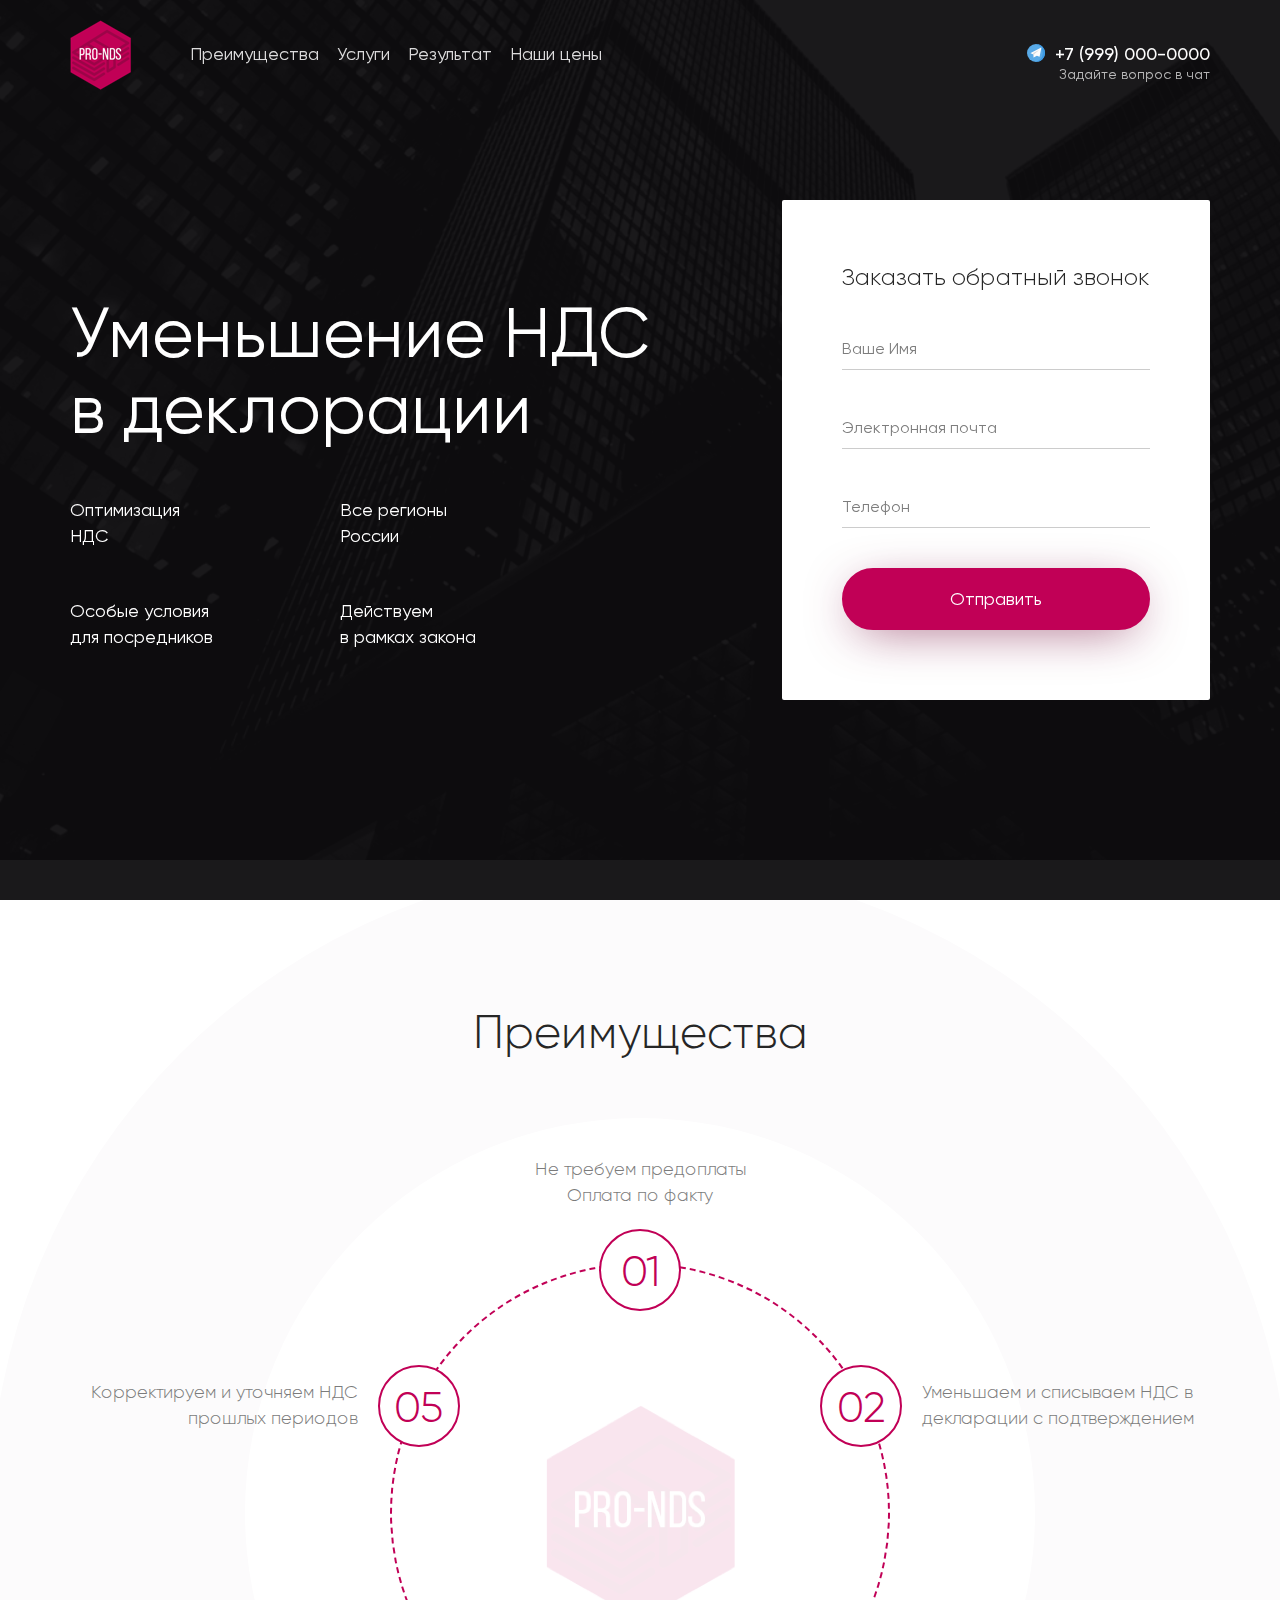
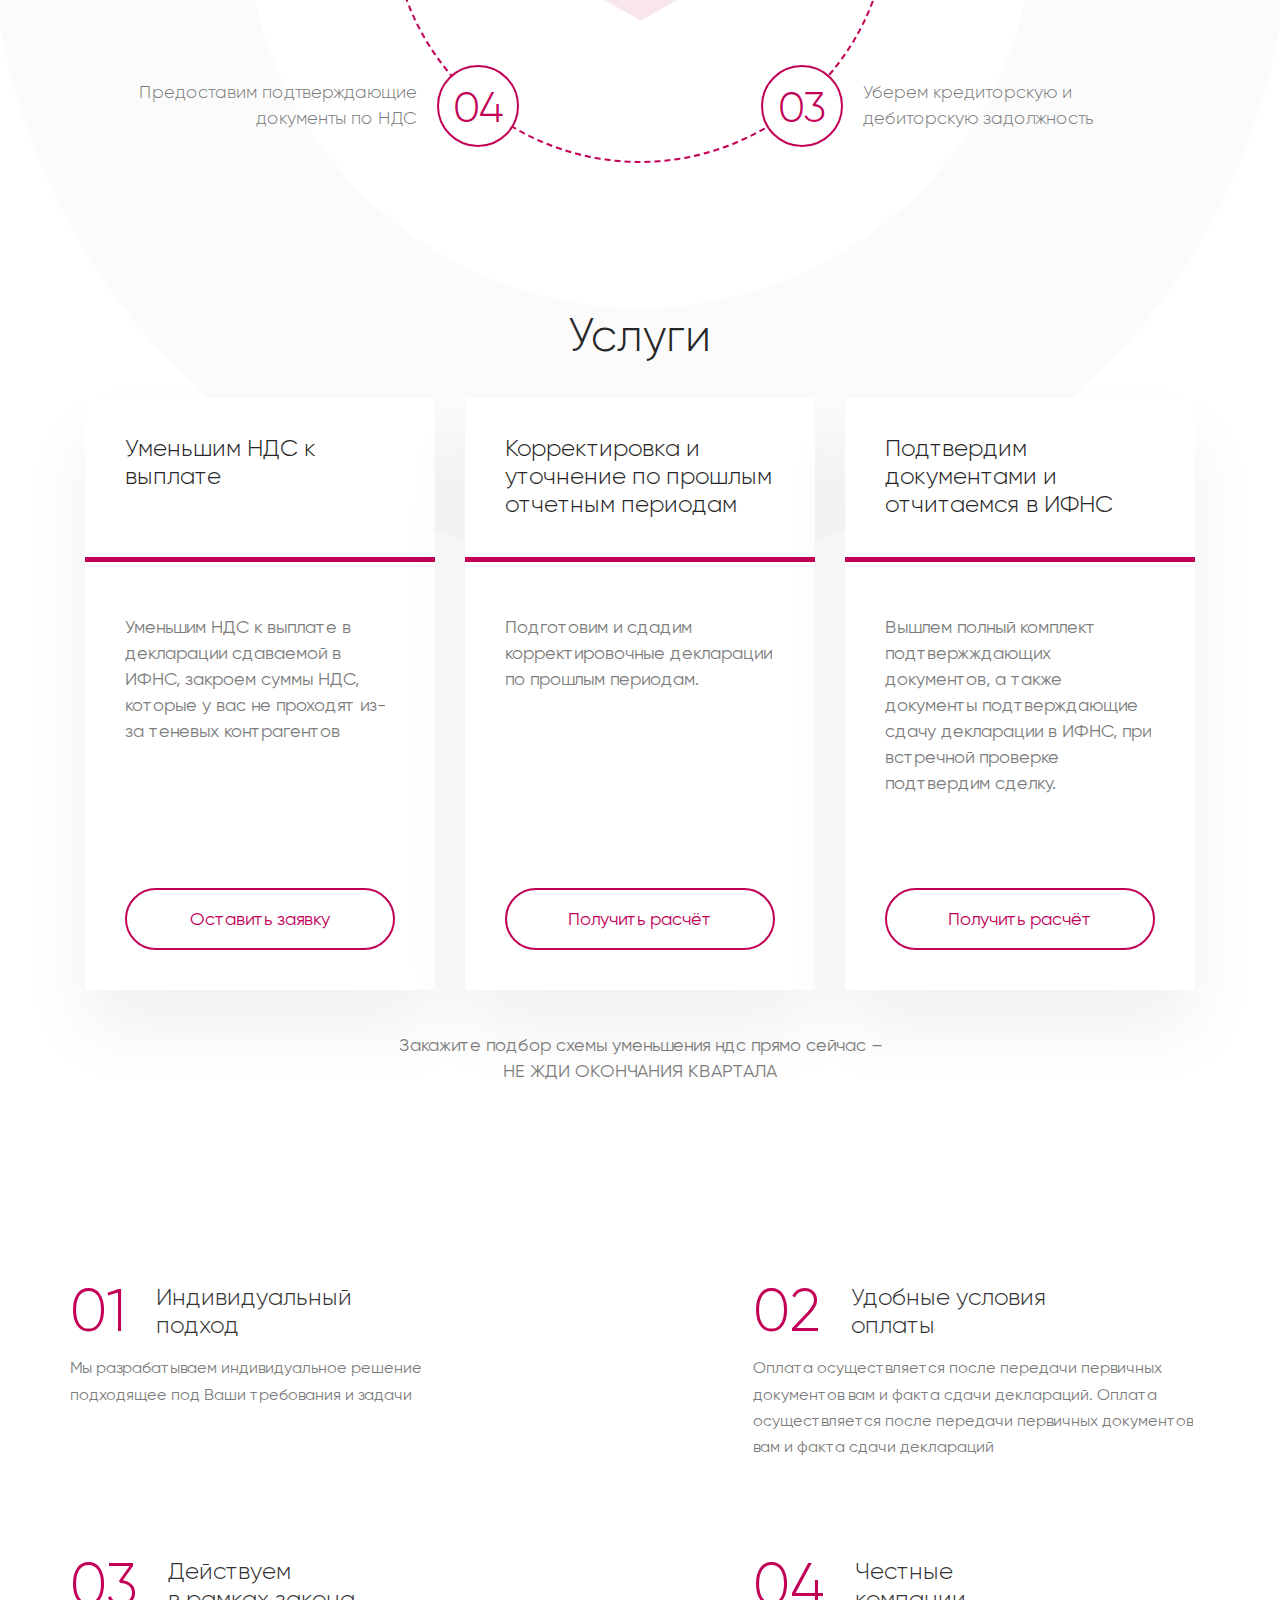
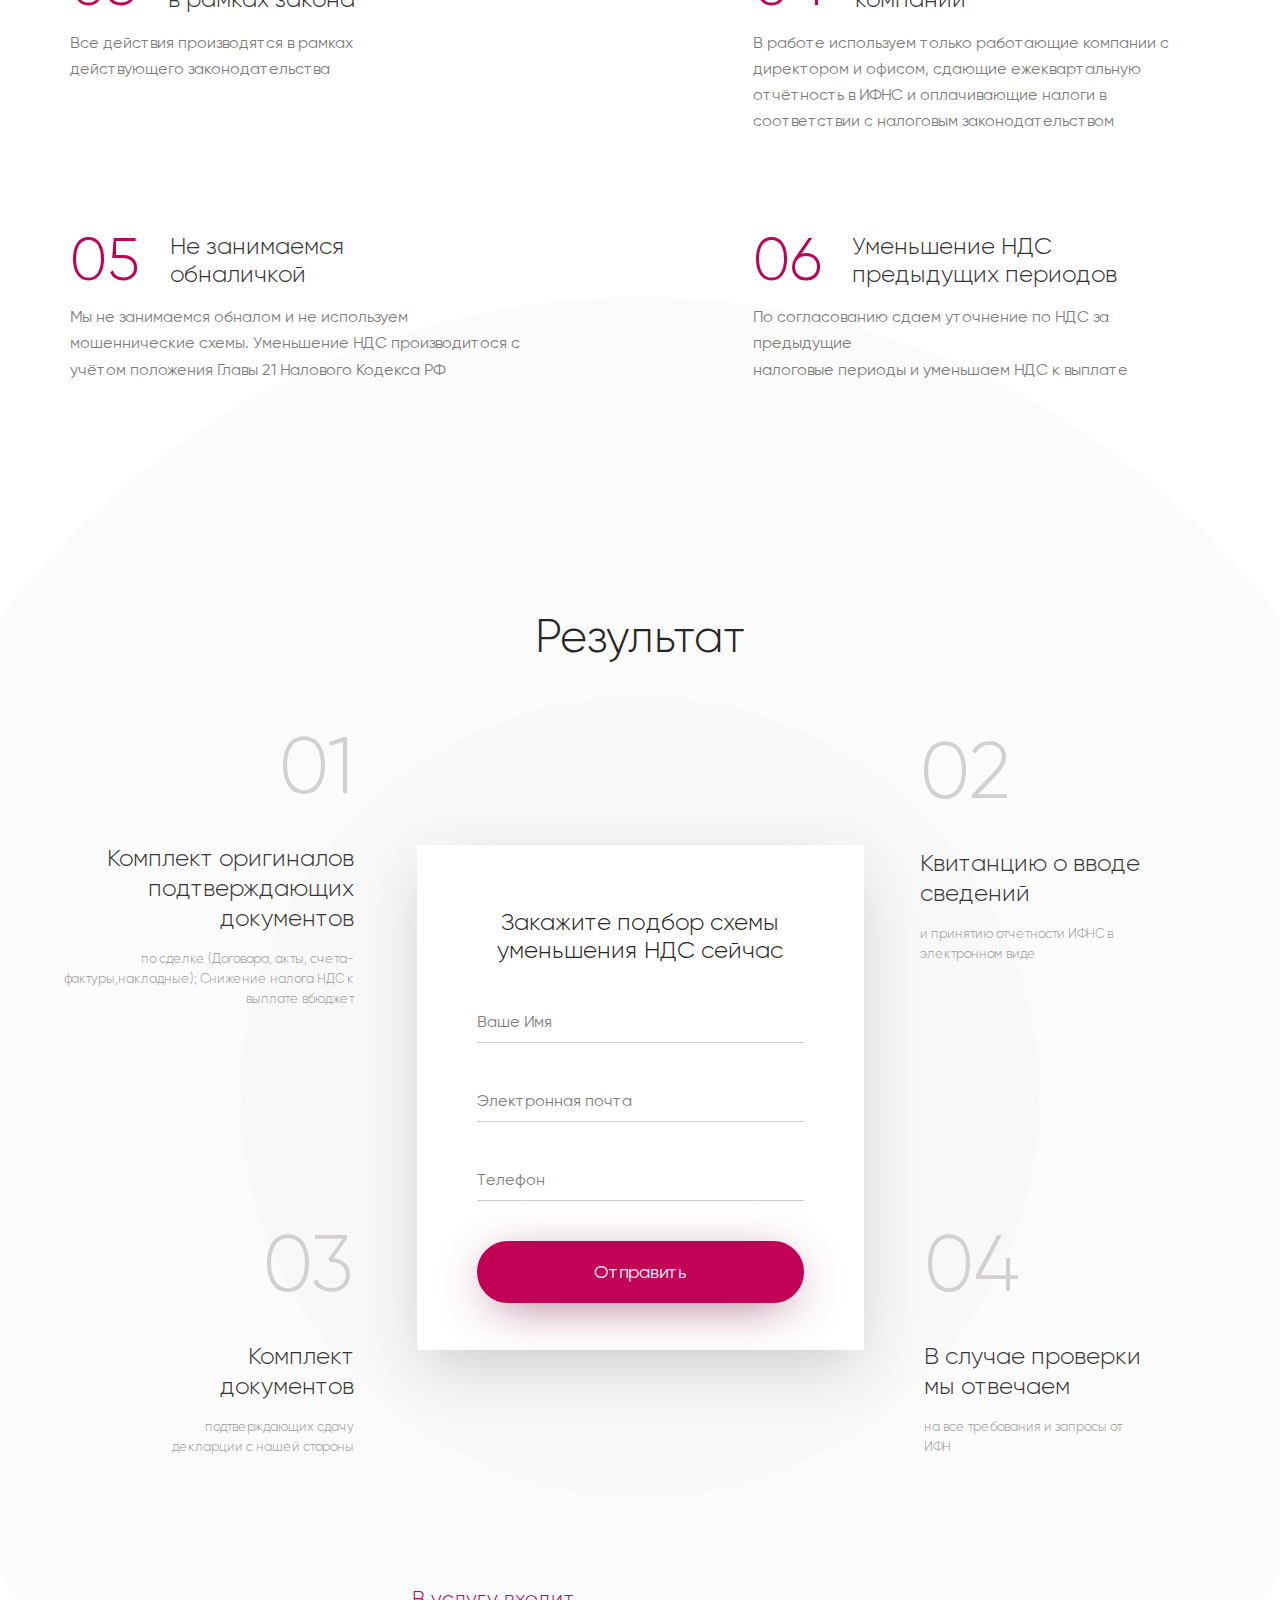
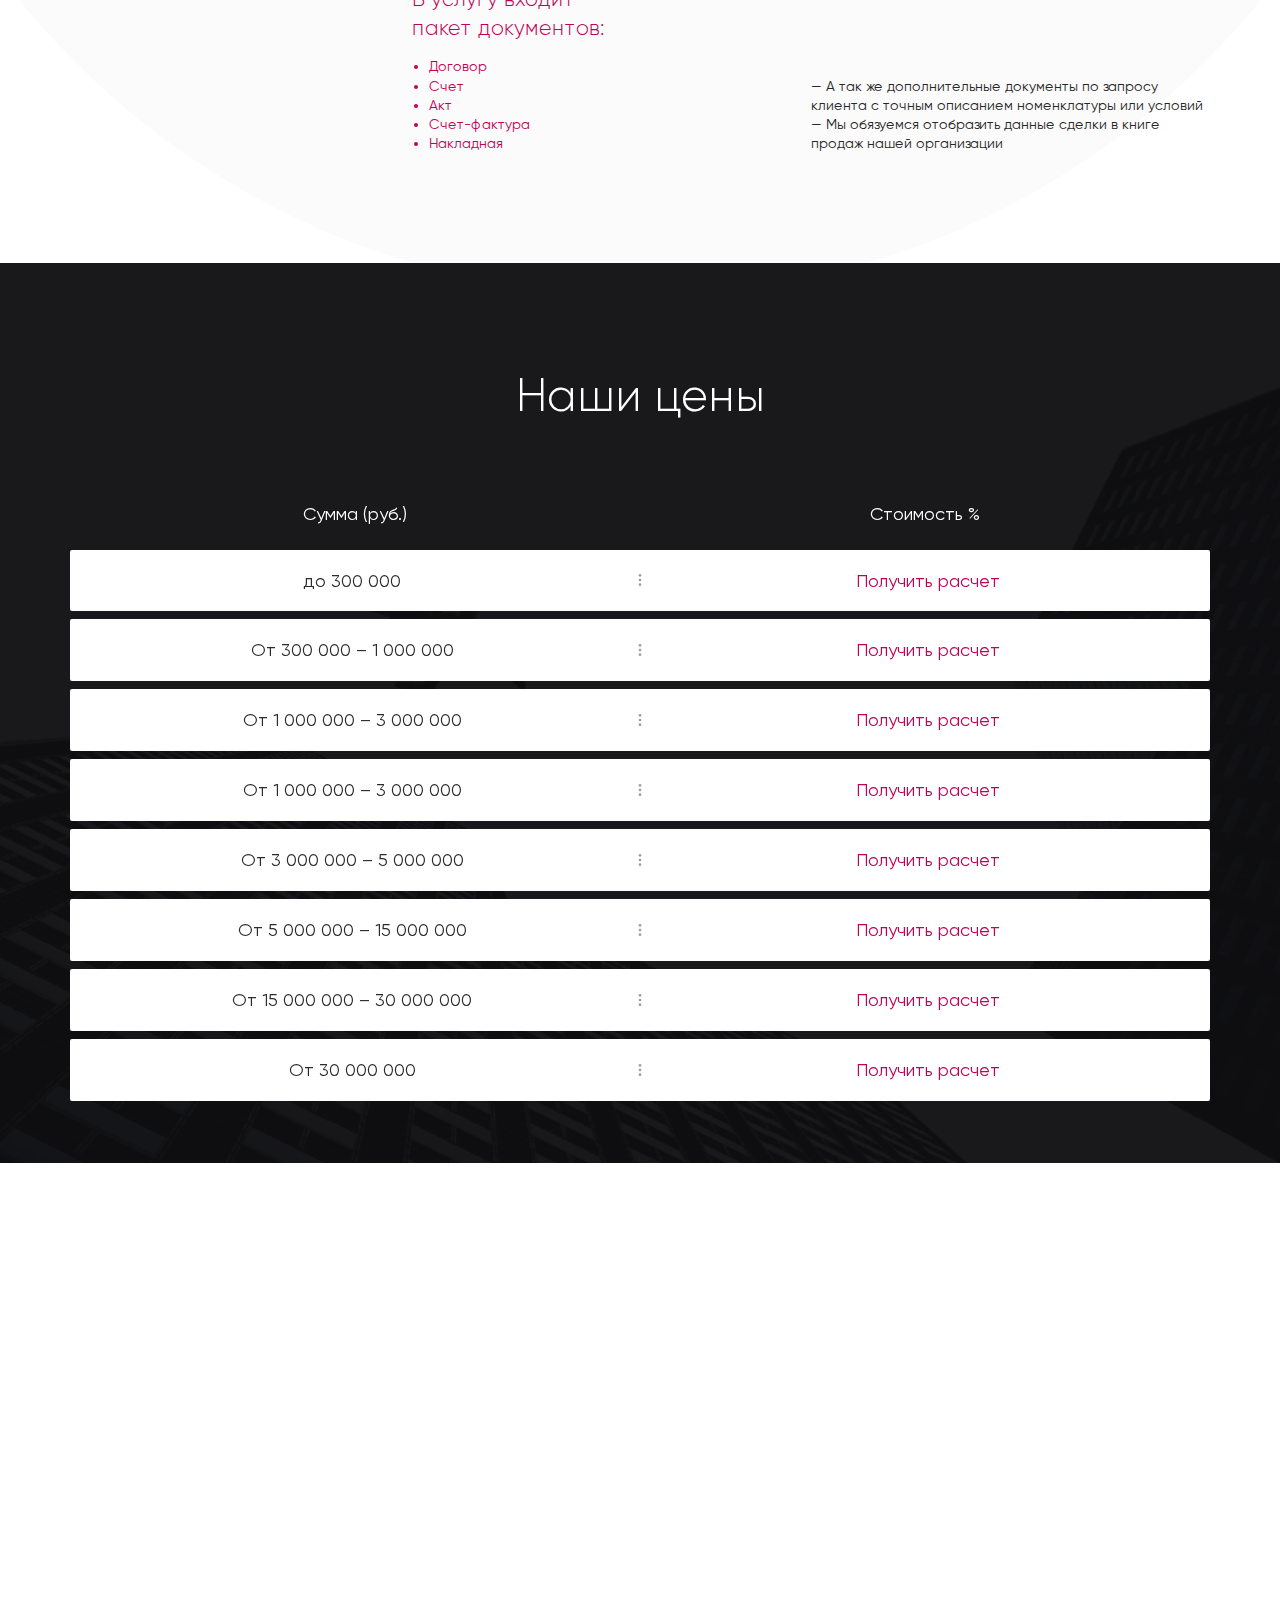
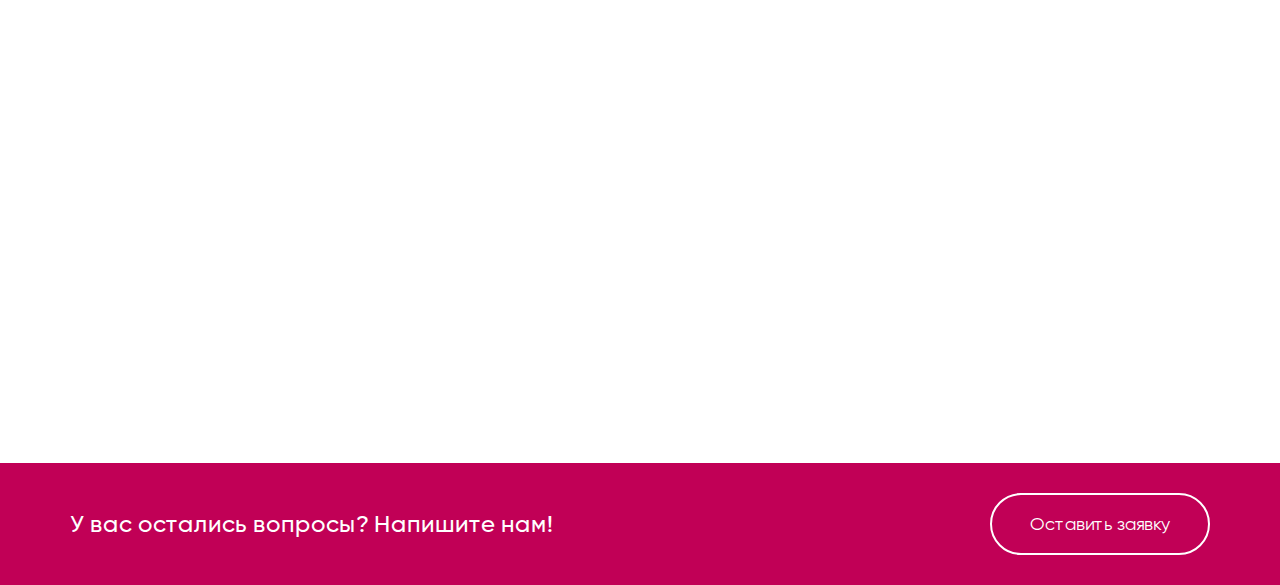
<file: index.html>
<!DOCTYPE html>
<html class="no-js page" lang="ru">

<head>
  <meta charset="utf-8">
  <title>NDS</title>
  <meta name="description" content="">
  <meta name="viewport" content="width=device-width, initial-scale=1">
  <meta name="format-detection" content="telephone=no">

  <!-- <link rel="icon" type="image/png" sizes="32x32" href="img/favicon-32x32.png"> -->
  <!-- <link rel="icon" type="image/png" sizes="16x16" href="img/favicon-16x16.png"> -->
  <link rel="shortcut icon" href="img/favicon.ico">
  <link href="css/style.min.css" rel="stylesheet" media="screen">

  <script>
    // Маркер работающего javascript
    document.documentElement.className = document.documentElement.className.replace('no-js', 'js');
    document.addEventListener('DOMContentLoaded', function(){
      if (window.isMobile !== undefined) {
        // console.log(isMobile);
        if(isMobile.any) {
          var rootClasses = ' is-mobile';
          for (key in isMobile) {
            if(typeof isMobile[key] === 'boolean' && isMobile[key] && key !== 'any') rootClasses += ' is-mobile--'+key;
            if(typeof isMobile[key] === 'object' && key !== 'other') {
              for (type in isMobile[key]) {
                if(isMobile[key][type]) rootClasses += ' is-mobile--'+key+'-'+type;
              }
            }
          }
          document.documentElement.className += rootClasses;
        }
      }
      else {
        console.log('Классы для мобильных не добавлены: в сборке отсутствует isMobile.js');
      }
    });

  </script>

</head>

<body>

  <div class="page__inner">

    <div class="page__content">

      <header class="page-header" role="banner">
        <div class="page-header__inner">
          <a class="logo" href="#">
            <img src="img/logo-white.png" alt="">
          </a>
          <nav id="main-nav" class="main-nav" role="navigation">
            <ul class="main-nav__list">
              <li class="main-nav__item">
                <a href="#advantages" class="main-nav__link">
                  Преимущества
                </a>
              </li>
              <li class="main-nav__item">
                <a href="#services" class="main-nav__link">
                  Услуги
                </a>
              </li>
              <li class="main-nav__item">
                <a href="#result" class="main-nav__link">
                  Результат
                </a>
              </li>
              <li class="main-nav__item">
                <a href="#prices" class="main-nav__link">
                  Наши цены
                </a>
              </li>
            </ul>
            <div class="main-nav__info">
              <a href="#"><svg width="18" height="18"><use xmlns:xlink="http://www.w3.org/1999/xlink" xlink:href="img/sprite-svg.svg#telegram-icon"></use></svg>+7 (999) 000-0000</a><br><span>Задайте вопрос в чат</span>
            </div>
            <button id="main-nav-toggler" class="main-nav__toggler  burger"><span></span></button>
          </nav>
        </div>
      </header>


      <main class="page__main" role="main">

        <section class="parallax section intro" data-parallax-bg-image="img/intro-bg.jpg">
          <div class="section__inner">
            <div class="intro__caption">
              <h1 class="intro__title">Уменьшение НДС в деклорации</h1>
              <ul class="intro__list">
                <li>Оптимизация<br> НДС</li>
                <li>Все регионы<br> России</li>
                <li>Особые условия<br> для посредников</li>
                <li>Действуем<br> в рамках закона</li>
              </ul>
            </div>
            <div class="intro__form-wrap">
              <div class="intro__form-header">
                <h3>Заказать обратный звонок</h3>
              </div>

              <form action="" class="form intro__form">

                <div class="group">
                  <input type="text" required>
                  <span class="bar"></span>
                  <label>Ваше Имя</label>
                </div>

                <div class="group">
                  <input type="email" required>
                  <span class="bar"></span>
                  <label>Электронная почта</label>
                </div>

                <div class="group">
                  <input type="text" class="phone-mask" required>
                  <span class="bar"></span>
                  <label>Телефон</label>
                </div>

                <button class="btn" type="submit">Отправить</button>
              </form>
            </div>
          </div>
        </section>

        <section class="section advantages" id="advantages">
          <div class="section__inner">
            <h2 class="section__title">Преимущества</h2>
            <ul class="advantages__list">
              <li class="advantages__item first">
                Не требуем предоплаты Оплата по факту
              </li>
              <li class="advantages__item second">
                Уменьшаем и списываем НДС
                в декларации с подтверждением
              </li>
              <li class="advantages__item third">
                Уберем кредиторскую и дебиторскую задолжность
              </li>
              <li class="advantages__item fourth">
                Предоставим подтверждающие документы по НДС
              </li>
              <li class="advantages__item fifth">
                Корректируем и уточняем НДС прошлых периодов
              </li>
            </ul>
          </div>
        </section>

        <section class="section services" id="services">
          <div class="section__inner">
            <h2 class="section__title">Услуги</h2>

            <div class="services__card-group">
              <div class="services-card">
                <div class="services-card__inner">
                  <div class="services-card__header">
                    <h4>Уменьшим НДС к выплате</h4>
                  </div>
                  <div class="services-card__body">
                    <p>Уменьшим НДС к выплате в декларации сдаваемой в ИФНС, закроем суммы НДС, которые у вас не проходят из-за теневых контрагентов</p>
                  </div>
                  <div class="services-card__footer">
                    <a class="btn btn--outline" href="#">Оставить заявку</a>
                  </div>
                </div>
              </div>
              <div class="services-card">
                <div class="services-card__inner">
                  <div class="services-card__header">
                    <h4>Корректировка и уточнение по прошлым отчетным периодам</h4>
                  </div>
                  <div class="services-card__body">
                    <p>Подготовим и сдадим корректировочные декларации по прошлым периодам.</p>
                  </div>
                  <div class="services-card__footer">
                    <a class="btn btn--outline" href="#">Получить расчёт</a>
                  </div>
                </div>
              </div>
              <div class="services-card">
                <div class="services-card__inner">
                  <div class="services-card__header">
                    <h4>Подтвердим документами и отчитаемся в ИФНС</h4>
                  </div>
                  <div class="services-card__body">
                    <p>Вышлем полный комплект подтвержждающих документов, а также документы подтверждающие сдачу декларации в ИФНС, при встречной проверке подтвердим сделку.</p>
                  </div>
                  <div class="services-card__footer">
                    <a class="btn btn--outline" href="#">Получить расчёт</a>
                  </div>
                </div>
              </div>
              <p>Закажите подбор схемы уменьшения ндс прямо сейчас – <br>НЕ ЖДИ ОКОНЧАНИЯ КВАРТАЛА</p>
            </div>

            <div class="services__list">
              <div class="services__list-group">
                <div class="services__list-item">
                  <h4>Индивидуальный <br>подход</h3>
                  <p>Мы разрабатываем индивидуальное решение<br> подходящее под Ваши требования и задачи</p>
                </div>
                <div class="services__list-item">
                  <h4>Удобные условия<br> оплаты</h3>
                  <p>Оплата осуществляется после передачи первичных документов вам и факта сдачи деклараций. Оплата осуществляется после передачи первичных документов вам и факта сдачи деклараций</p>
                </div>
              </div>
              <div class="services__list-group">
                <div class="services__list-item">
                  <h4>Действуем<br> в рамках закона</h3>
                  <p>Все действия производятся в рамках<br> действующего законодательства</p>
                </div>
                <div class="services__list-item">
                  <h4>Честные<br> компании</h3>
                  <p>В работе используем только работающие компании с директором и офисом, сдающие ежеквартальную отчётность в ИФНС и оплачивающие налоги в соответствии с налоговым законодательством</p>
                </div>
              </div>
              <div class="services__list-group">
                <div class="services__list-item">
                  <h4>Не занимаемся<br> обналичкой</h3>
                  <p>Мы не занимаемся обналом и не используем мошеннические схемы. Уменьшение НДС производитося с учётом положения Главы 21 Налового Кодекса РФ</p>
                </div>
                <div class="services__list-item">
                  <h4>Уменьшение НДС<br> предыдущих периодов</h3>
                  <p>По согласованию сдаем уточнение по НДС за предыдущие<br> налоговые периоды и уменьшаем НДС к выплате</p>
                </div>
              </div>
            </div>
          </div>
        </section>

        <section class="section result" id="result">
          <div class="section__inner">
            <h2 class="section__title">Результат</h2>

            <div class="result__box">
              <div class="result__item first">
                <h3>Комплект оригиналов подтверждающих документов</h3>
                <p>по сделке (Договора, акты, счета- фактуры,накладные); Снижение налога НДС к выплате вбюджет</p>
              </div>
              <div class="result__item second">
                <h3>Квитанцию о вводе сведений</h3>
                <p>и принятию отчетности ИФНС в электронном виде</p>
              </div>
              <div class="result__item third">
                <h3>Комплект документов</h3>
                <p>подтверждающих сдачу декларции с нашей стороны</p>
              </div>
              <div class="result__item fourth">
                <h3>В случае проверки мы отвечаем</h3>
                <p> на все требования и запросы от ИФН</p>
              </div>
              <div class="result__form-wrap">
                <div class="result__form-header">
                  <h3>Закажите подбор схемы уменьшения НДС сейчас</h3>
                </div>
                <form action="" class="form result__form">
                  <div class="group">
                    <input type="text" required>
                    <span class="bar"></span>
                    <label>Ваше Имя</label>
                  </div>

                  <div class="group">
                    <input type="text" required>
                    <span class="bar"></span>
                    <label>Электронная почта</label>
                  </div>

                  <div class="group">
                    <input type="text" class="phone-mask" required>
                    <span class="bar"></span>
                    <label>Телефон</label>
                  </div>

                  <button class="btn" type="submit">Отправить</button>
                </form>
              </div>
            </div>

            <div class="result__info">
              <div class="info__col color-main">
                <h3 class="fw-light">В услугу входит<br> пакет документов:</h3>
                <ul>
                  <li>Договор</li>
                  <li>Счет</li>
                  <li>Акт</li>
                  <li>Счет-фактура</li>
                  <li>Накладная</li>
                </ul>
              </div>
              <div class="info__col">
                <ul class="ls-none">
                  <li>— А так же дополнительные документы по запросу
                      клиента с точным описанием номенклатуры или условий</li>
                  <li>— Мы обязуемся отобразить данные сделки в книге
                      продаж нашей организации</li>
                </ul>
              </div>
            </div>
          </div>
        </section>

        <section class="section parallax prices" id="prices" data-parallax-bg-image="img/prices-bg.jpg">
          <div class="section__inner">
            <h2 class="section__title">Наши цены</h2>
            <div class="prices__list-wrap">
              <div class="prices__list">
                <div class="prices__list-item head">
                  <div class="item item--head">Сумма (руб.)</div>
                  <div class="item item--head">Стоимость %</div>
                </div>
                <div class="prices__list-item">
                  <div class="item item--value">до 300 000</div>
                  <div class="item item--action"><a href="#">Получить расчет</a></div>
                </div>
                <div class="prices__list-item">
                  <div class="item item--value">От 300 000 – 1 000 000</div>
                  <div class="item item--action"><a href="#">Получить расчет</a></div>
                </div>
                <div class="prices__list-item">
                  <div class="item item--value">От 1 000 000 – 3 000 000</div>
                  <div class="item item--action"><a href="#">Получить расчет</a></div>
                </div>
                <div class="prices__list-item">
                  <div class="item item--value">От 1 000 000 – 3 000 000</div>
                  <div class="item item--action"><a href="#">Получить расчет</a></div>
                </div>
                <div class="prices__list-item">
                  <div class="item item--value">От 3 000 000 – 5 000 000</div>
                  <div class="item item--action"><a href="#">Получить расчет</a></div>
                </div>
                <div class="prices__list-item">
                  <div class="item item--value">От 5 000 000 – 15 000 000</div>
                  <div class="item item--action"><a href="#">Получить расчет</a></div>
                </div>
                <div class="prices__list-item">
                  <div class="item item--value">От 15 000 000 – 30 000 000</div>
                  <div class="item item--action"><a href="#">Получить расчет</a></div>
                </div>
                <div class="prices__list-item">
                  <div class="item item--value">От 30 000 000</div>
                  <div class="item item--action"><a href="#">Получить расчет</a></div>
                </div>
              </div>
            </div>
          </div>
        </section>

        <section class="section contacts">
          <div id="map">
            <script type="text/javascript" charset="utf-8" async src="https://api-maps.yandex.ru/services/constructor/1.0/js/?um=constructor%3Ac8d3164bda55b29a737eef0965a3ef55d8dacdb40ad79b44aaa42d67d096d042&amp;width=100%25&amp;height=100%&amp;lang=ru_RU&amp;scroll=false"></script>
          </div>
        </section>

      </main>

    </div>

    <div class="page__footer-wrapper">

      <footer class="page-footer" role="contentinfo">
        <div class="page-footer__inner">
          <p><span>У вас остались вопросы?</span>  <span>Напишите нам!</span></p>
          <button class="btn btn--white-outline">Оставить заявку</button>
        </div>
      </footer>

    </div>

  </div>
  <script src="js/script.min.js"></script>

</body>
</html>
</file>
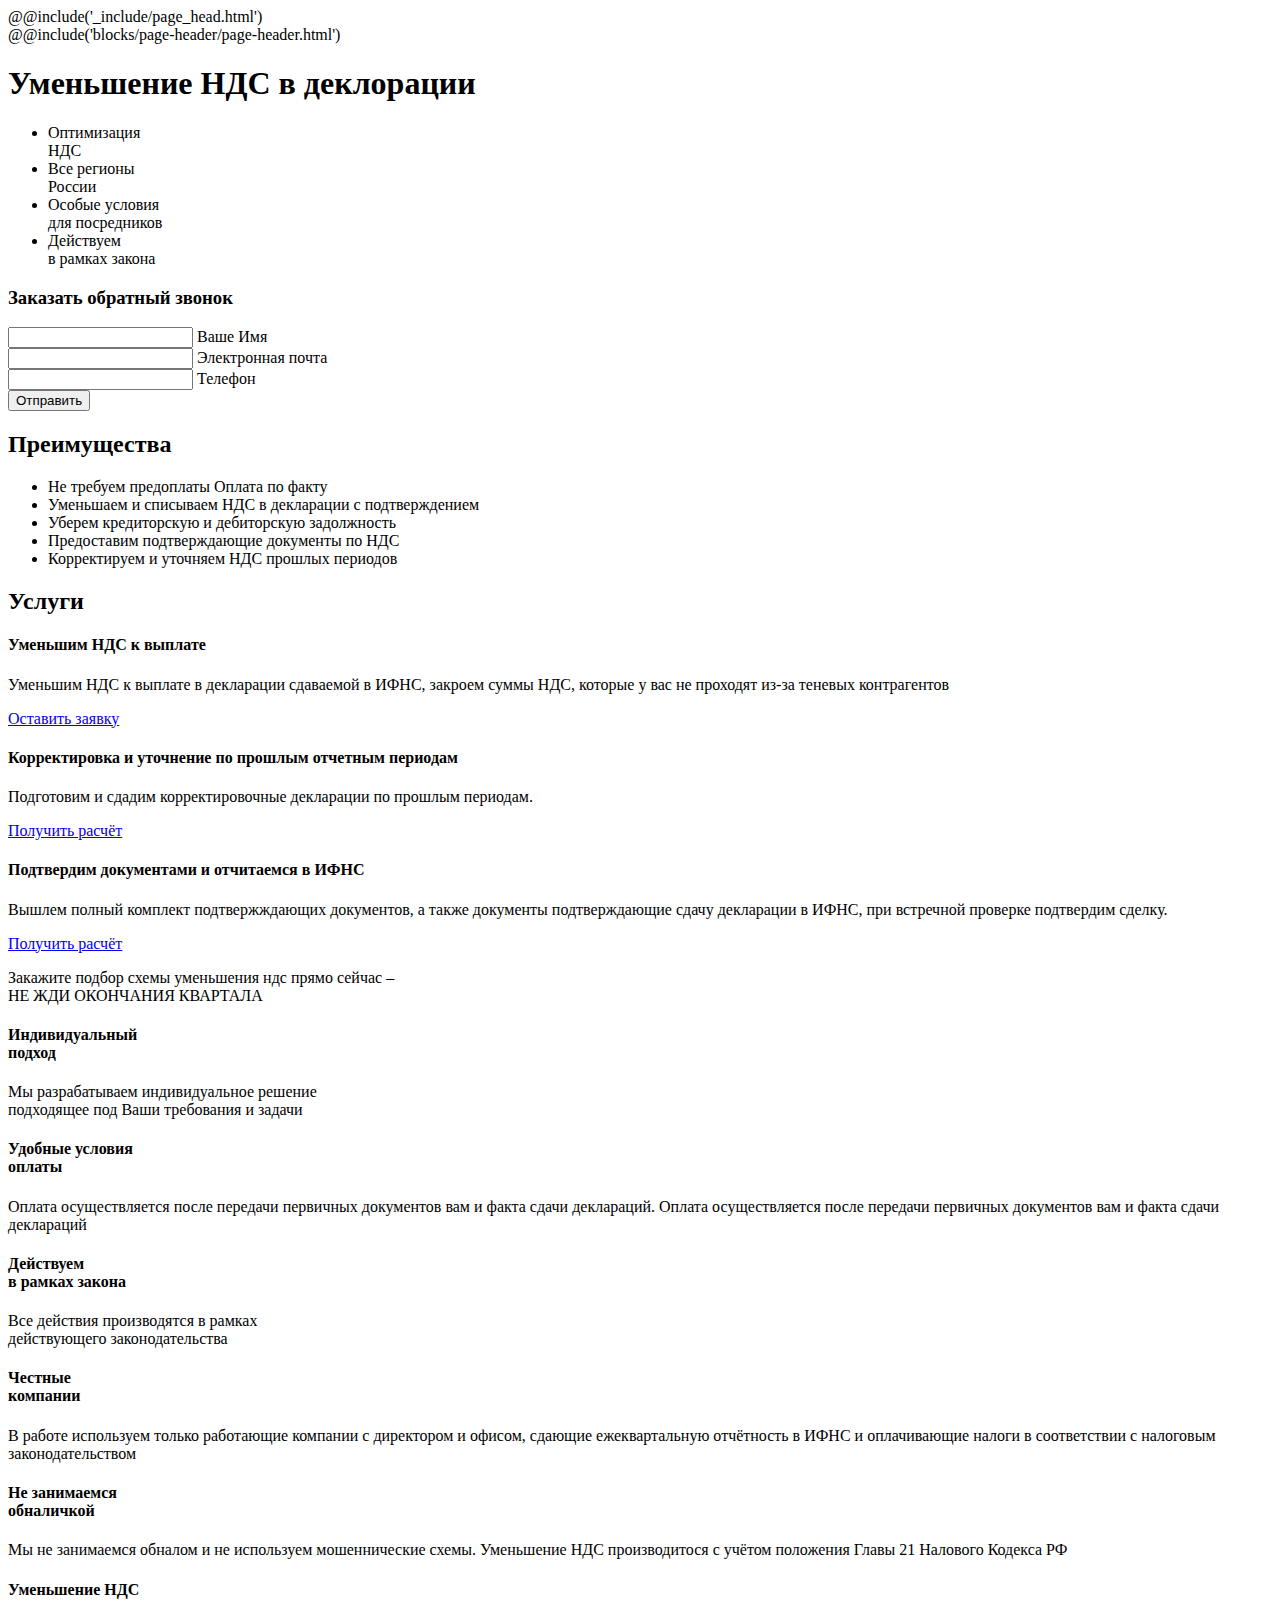
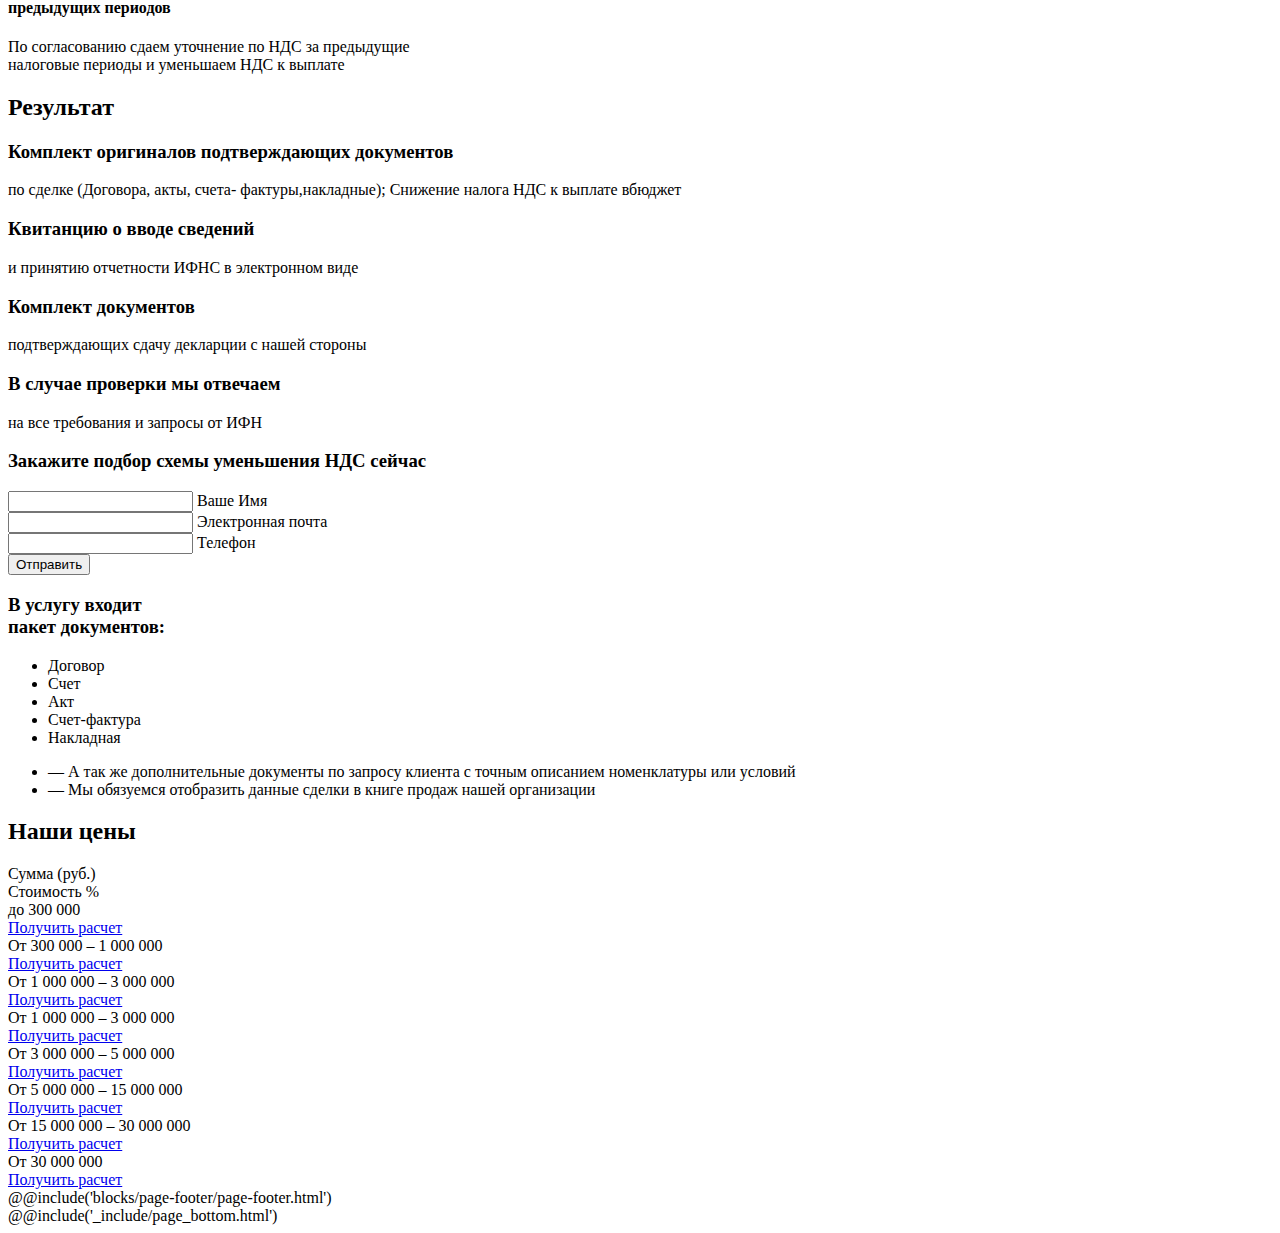
<file: src/index.html>
<!DOCTYPE html>
<html class="no-js page" lang="ru">

<head>
  <meta charset="utf-8">
  <title>NDS</title>
  <meta name="description" content="">
  @@include('_include/page_head.html')
</head>

<body>

  <div class="page__inner">

    <div class="page__content">

      @@include('blocks/page-header/page-header.html')

      <main class="page__main" role="main">

        <section class="parallax section intro" data-parallax-bg-image="img/intro-bg.jpg">
          <div class="section__inner">
            <div class="intro__caption">
              <h1 class="intro__title">Уменьшение НДС в деклорации</h1>
              <ul class="intro__list">
                <li>Оптимизация<br> НДС</li>
                <li>Все регионы<br> России</li>
                <li>Особые условия<br> для посредников</li>
                <li>Действуем<br> в рамках закона</li>
              </ul>
            </div>
            <div class="intro__form-wrap">
              <div class="intro__form-header">
                <h3>Заказать обратный звонок</h3>
              </div>

              <form action="" class="form intro__form">

                <div class="group">
                  <input type="text" required>
                  <span class="bar"></span>
                  <label>Ваше Имя</label>
                </div>

                <div class="group">
                  <input type="email" required>
                  <span class="bar"></span>
                  <label>Электронная почта</label>
                </div>

                <div class="group">
                  <input type="text" class="phone-mask" required>
                  <span class="bar"></span>
                  <label>Телефон</label>
                </div>

                <button class="btn" type="submit">Отправить</button>
              </form>
            </div>
          </div>
        </section>

        <section class="section advantages" id="advantages">
          <div class="section__inner">
            <h2 class="section__title">Преимущества</h2>
            <ul class="advantages__list">
              <li class="advantages__item first">
                Не требуем предоплаты Оплата по факту
              </li>
              <li class="advantages__item second">
                Уменьшаем и списываем НДС
                в декларации с подтверждением
              </li>
              <li class="advantages__item third">
                Уберем кредиторскую и дебиторскую задолжность
              </li>
              <li class="advantages__item fourth">
                Предоставим подтверждающие документы по НДС
              </li>
              <li class="advantages__item fifth">
                Корректируем и уточняем НДС прошлых периодов
              </li>
            </ul>
          </div>
        </section>

        <section class="section services" id="services">
          <div class="section__inner">
            <h2 class="section__title">Услуги</h2>

            <div class="services__card-group">
              <div class="services-card">
                <div class="services-card__inner">
                  <div class="services-card__header">
                    <h4>Уменьшим НДС к выплате</h4>
                  </div>
                  <div class="services-card__body">
                    <p>Уменьшим НДС к выплате в декларации сдаваемой в ИФНС, закроем суммы НДС, которые у вас не проходят из-за теневых контрагентов</p>
                  </div>
                  <div class="services-card__footer">
                    <a class="btn btn--outline" href="#">Оставить заявку</a>
                  </div>
                </div>
              </div>
              <div class="services-card">
                <div class="services-card__inner">
                  <div class="services-card__header">
                    <h4>Корректировка и уточнение по прошлым отчетным периодам</h4>
                  </div>
                  <div class="services-card__body">
                    <p>Подготовим и сдадим корректировочные декларации по прошлым периодам.</p>
                  </div>
                  <div class="services-card__footer">
                    <a class="btn btn--outline" href="#">Получить расчёт</a>
                  </div>
                </div>
              </div>
              <div class="services-card">
                <div class="services-card__inner">
                  <div class="services-card__header">
                    <h4>Подтвердим документами и отчитаемся в ИФНС</h4>
                  </div>
                  <div class="services-card__body">
                    <p>Вышлем полный комплект подтвержждающих документов, а также документы подтверждающие сдачу декларации в ИФНС, при встречной проверке подтвердим сделку.</p>
                  </div>
                  <div class="services-card__footer">
                    <a class="btn btn--outline" href="#">Получить расчёт</a>
                  </div>
                </div>
              </div>
              <p>Закажите подбор схемы уменьшения ндс прямо сейчас – <br>НЕ ЖДИ ОКОНЧАНИЯ КВАРТАЛА</p>
            </div>

            <div class="services__list">
              <div class="services__list-group">
                <div class="services__list-item">
                  <h4>Индивидуальный <br>подход</h3>
                  <p>Мы разрабатываем индивидуальное решение<br> подходящее под Ваши требования и задачи</p>
                </div>
                <div class="services__list-item">
                  <h4>Удобные условия<br> оплаты</h3>
                  <p>Оплата осуществляется после передачи первичных документов вам и факта сдачи деклараций. Оплата осуществляется после передачи первичных документов вам и факта сдачи деклараций</p>
                </div>
              </div>
              <div class="services__list-group">
                <div class="services__list-item">
                  <h4>Действуем<br> в рамках закона</h3>
                  <p>Все действия производятся в рамках<br> действующего законодательства</p>
                </div>
                <div class="services__list-item">
                  <h4>Честные<br> компании</h3>
                  <p>В работе используем только работающие компании с директором и офисом, сдающие ежеквартальную отчётность в ИФНС и оплачивающие налоги в соответствии с налоговым законодательством</p>
                </div>
              </div>
              <div class="services__list-group">
                <div class="services__list-item">
                  <h4>Не занимаемся<br> обналичкой</h3>
                  <p>Мы не занимаемся обналом и не используем мошеннические схемы. Уменьшение НДС производитося с учётом положения Главы 21 Налового Кодекса РФ</p>
                </div>
                <div class="services__list-item">
                  <h4>Уменьшение НДС<br> предыдущих периодов</h3>
                  <p>По согласованию сдаем уточнение по НДС за предыдущие<br> налоговые периоды и уменьшаем НДС к выплате</p>
                </div>
              </div>
            </div>
          </div>
        </section>

        <section class="section result" id="result">
          <div class="section__inner">
            <h2 class="section__title">Результат</h2>

            <div class="result__box">
              <div class="result__item first">
                <h3>Комплект оригиналов подтверждающих документов</h3>
                <p>по сделке (Договора, акты, счета- фактуры,накладные); Снижение налога НДС к выплате вбюджет</p>
              </div>
              <div class="result__item second">
                <h3>Квитанцию о вводе сведений</h3>
                <p>и принятию отчетности ИФНС в электронном виде</p>
              </div>
              <div class="result__item third">
                <h3>Комплект документов</h3>
                <p>подтверждающих сдачу декларции с нашей стороны</p>
              </div>
              <div class="result__item fourth">
                <h3>В случае проверки мы отвечаем</h3>
                <p> на все требования и запросы от ИФН</p>
              </div>
              <div class="result__form-wrap">
                <div class="result__form-header">
                  <h3>Закажите подбор схемы уменьшения НДС сейчас</h3>
                </div>
                <form action="" class="form result__form">
                  <div class="group">
                    <input type="text" required>
                    <span class="bar"></span>
                    <label>Ваше Имя</label>
                  </div>

                  <div class="group">
                    <input type="text" required>
                    <span class="bar"></span>
                    <label>Электронная почта</label>
                  </div>

                  <div class="group">
                    <input type="text" class="phone-mask" required>
                    <span class="bar"></span>
                    <label>Телефон</label>
                  </div>

                  <button class="btn" type="submit">Отправить</button>
                </form>
              </div>
            </div>

            <div class="result__info">
              <div class="info__col color-main">
                <h3 class="fw-light">В услугу входит<br> пакет документов:</h3>
                <ul>
                  <li>Договор</li>
                  <li>Счет</li>
                  <li>Акт</li>
                  <li>Счет-фактура</li>
                  <li>Накладная</li>
                </ul>
              </div>
              <div class="info__col">
                <ul class="ls-none">
                  <li>— А так же дополнительные документы по запросу
                      клиента с точным описанием номенклатуры или условий</li>
                  <li>— Мы обязуемся отобразить данные сделки в книге
                      продаж нашей организации</li>
                </ul>
              </div>
            </div>
          </div>
        </section>

        <section class="section parallax prices" id="prices" data-parallax-bg-image="img/prices-bg.jpg">
          <div class="section__inner">
            <h2 class="section__title">Наши цены</h2>
            <div class="prices__list-wrap">
              <div class="prices__list">
                <div class="prices__list-item head">
                  <div class="item item--head">Сумма (руб.)</div>
                  <div class="item item--head">Стоимость %</div>
                </div>
                <div class="prices__list-item">
                  <div class="item item--value">до 300 000</div>
                  <div class="item item--action"><a href="#">Получить расчет</a></div>
                </div>
                <div class="prices__list-item">
                  <div class="item item--value">От 300 000 – 1 000 000</div>
                  <div class="item item--action"><a href="#">Получить расчет</a></div>
                </div>
                <div class="prices__list-item">
                  <div class="item item--value">От 1 000 000 – 3 000 000</div>
                  <div class="item item--action"><a href="#">Получить расчет</a></div>
                </div>
                <div class="prices__list-item">
                  <div class="item item--value">От 1 000 000 – 3 000 000</div>
                  <div class="item item--action"><a href="#">Получить расчет</a></div>
                </div>
                <div class="prices__list-item">
                  <div class="item item--value">От 3 000 000 – 5 000 000</div>
                  <div class="item item--action"><a href="#">Получить расчет</a></div>
                </div>
                <div class="prices__list-item">
                  <div class="item item--value">От 5 000 000 – 15 000 000</div>
                  <div class="item item--action"><a href="#">Получить расчет</a></div>
                </div>
                <div class="prices__list-item">
                  <div class="item item--value">От 15 000 000 – 30 000 000</div>
                  <div class="item item--action"><a href="#">Получить расчет</a></div>
                </div>
                <div class="prices__list-item">
                  <div class="item item--value">От 30 000 000</div>
                  <div class="item item--action"><a href="#">Получить расчет</a></div>
                </div>
              </div>
            </div>
          </div>
        </section>

        <section class="section contacts">
          <div id="map">
            <script type="text/javascript" charset="utf-8" async src="https://api-maps.yandex.ru/services/constructor/1.0/js/?um=constructor%3Ac8d3164bda55b29a737eef0965a3ef55d8dacdb40ad79b44aaa42d67d096d042&amp;width=100%25&amp;height=100%&amp;lang=ru_RU&amp;scroll=false"></script>
          </div>
        </section>

      </main>

    </div>

    <div class="page__footer-wrapper">
      @@include('blocks/page-footer/page-footer.html')
    </div>

  </div>

  @@include('_include/page_bottom.html')
</body>
</html>
</file>
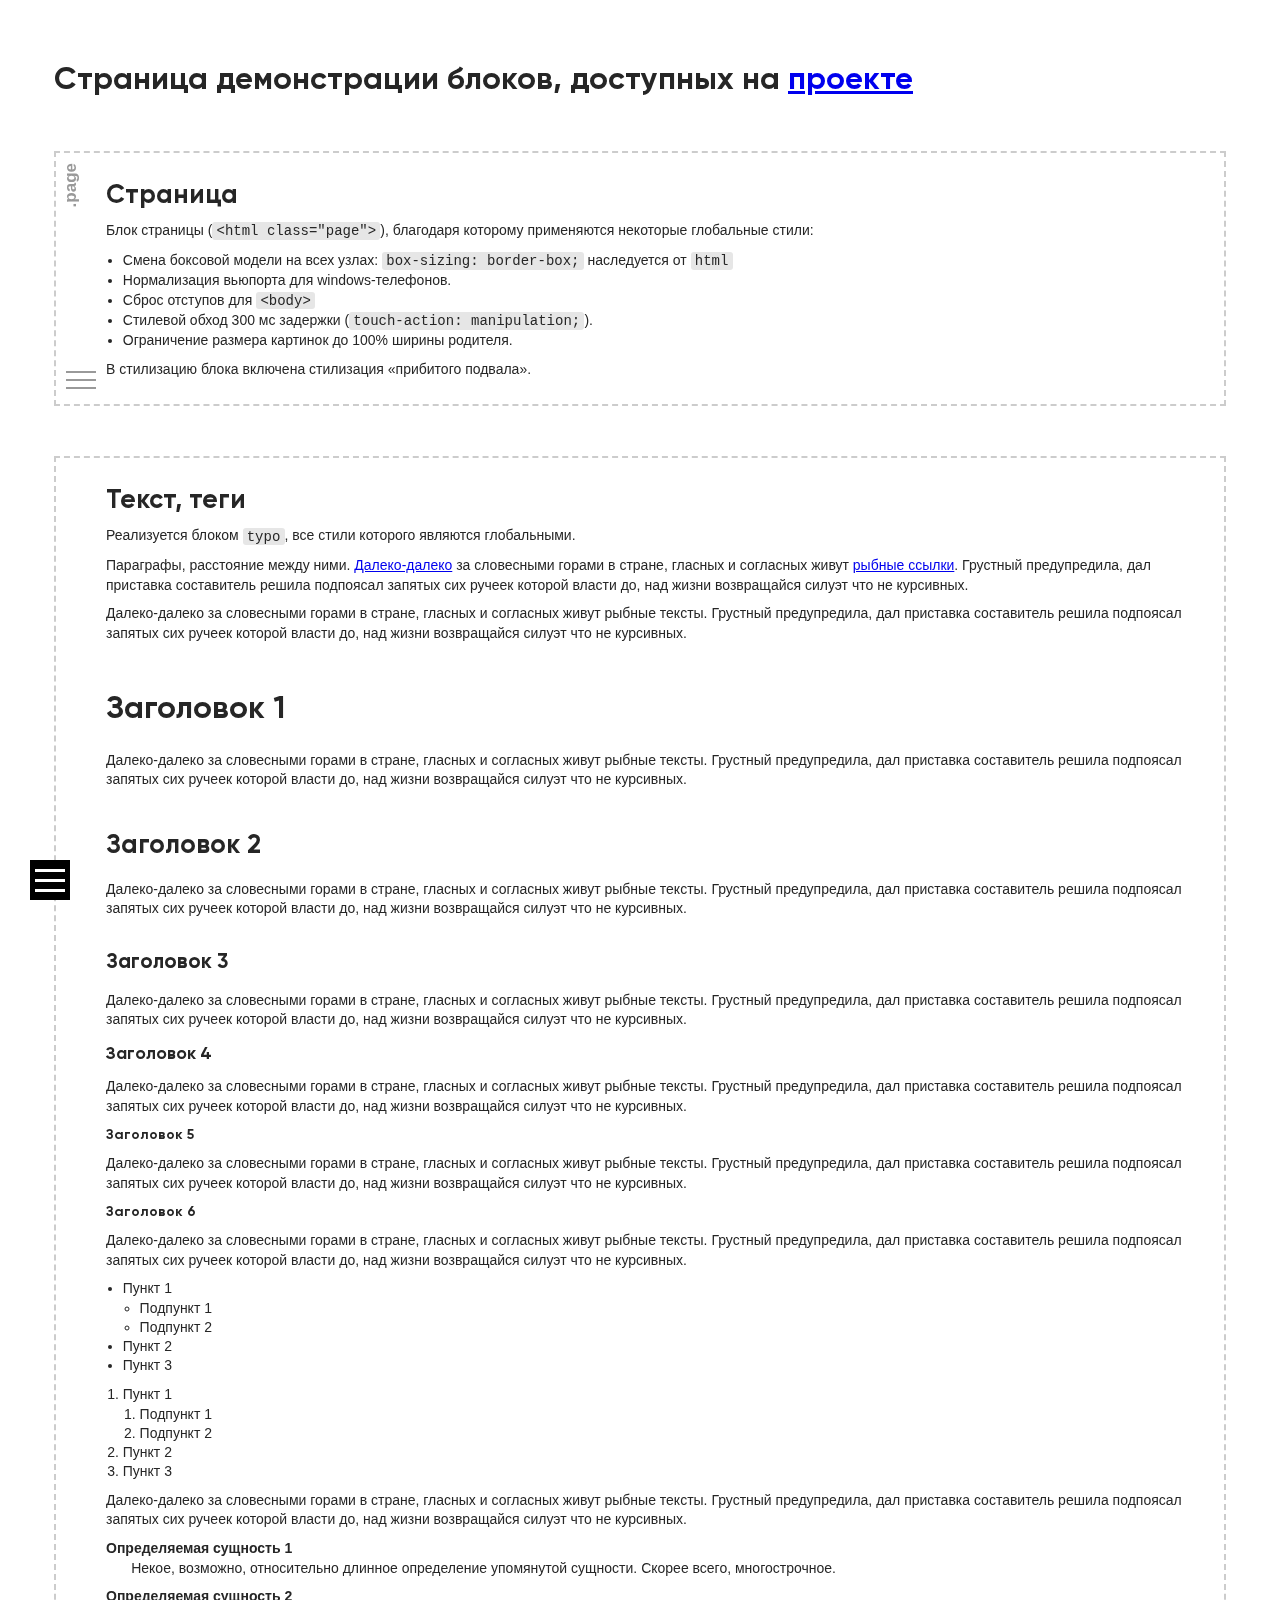
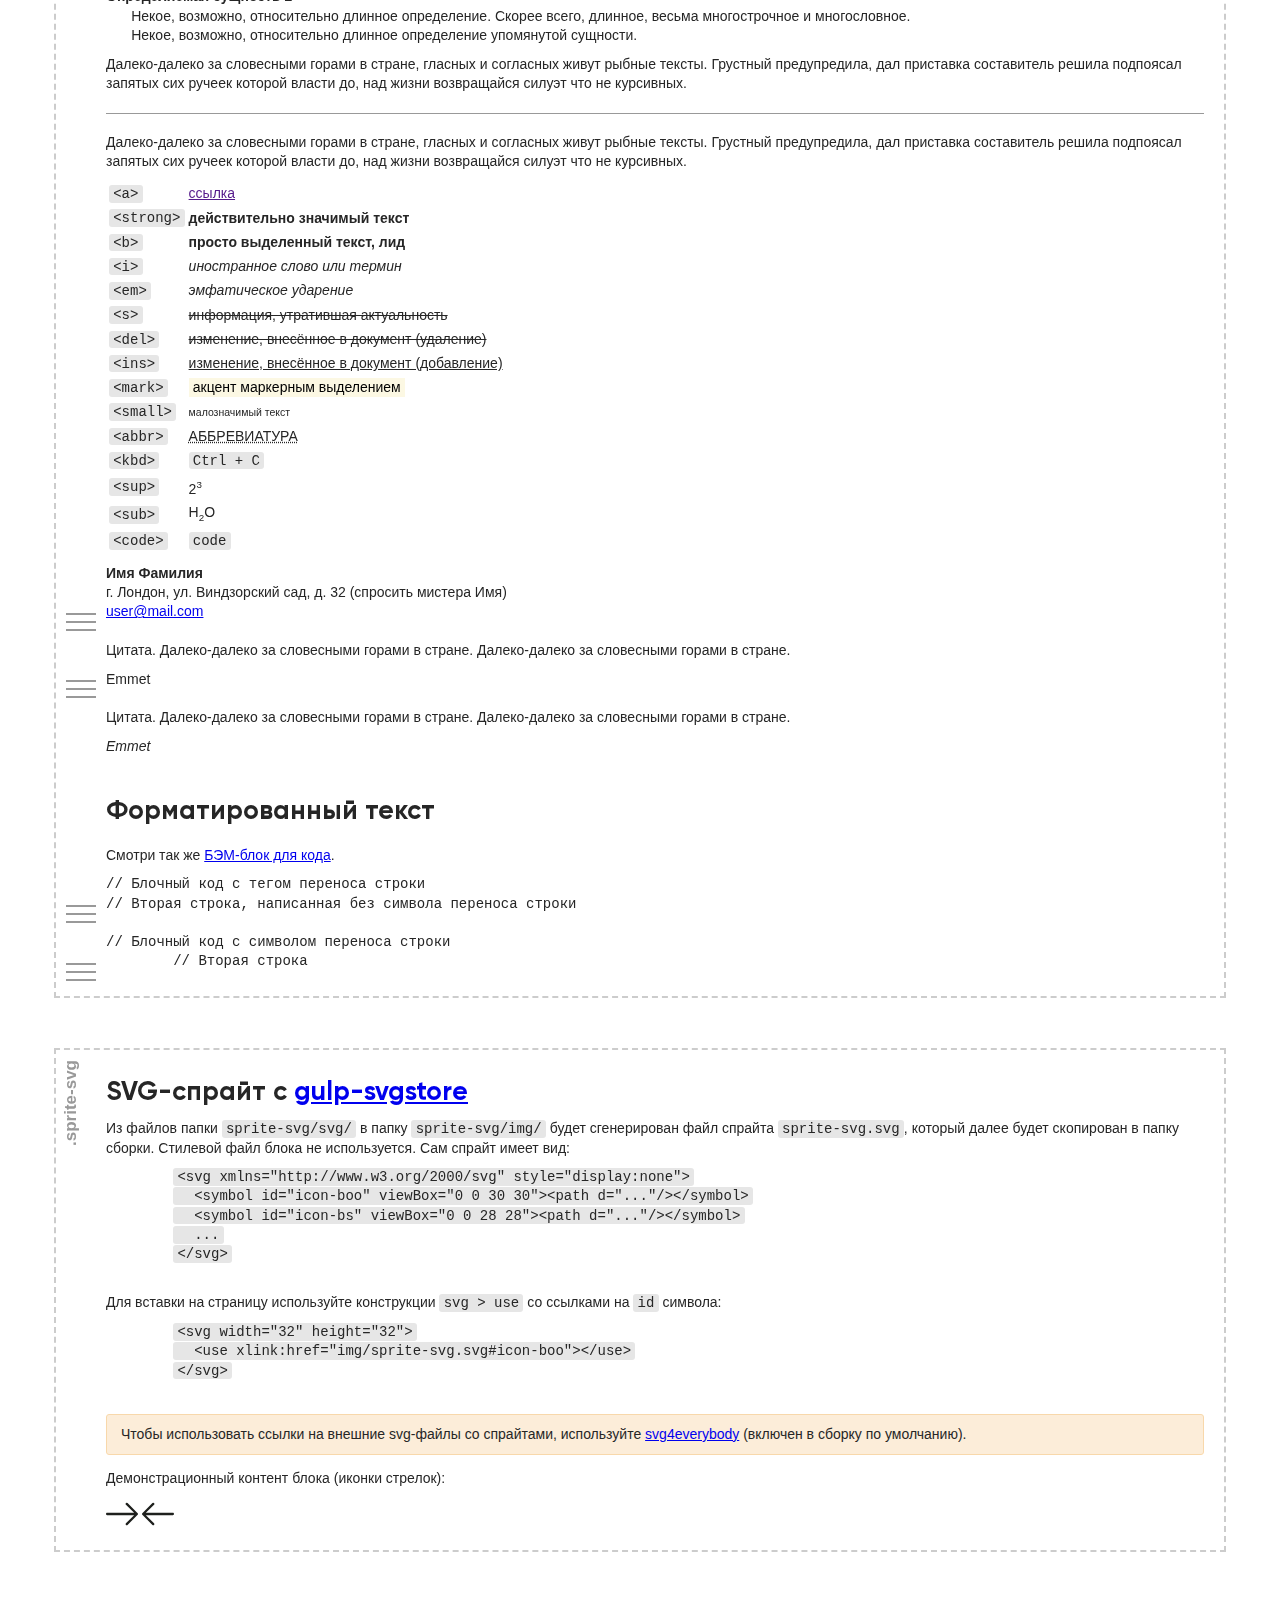
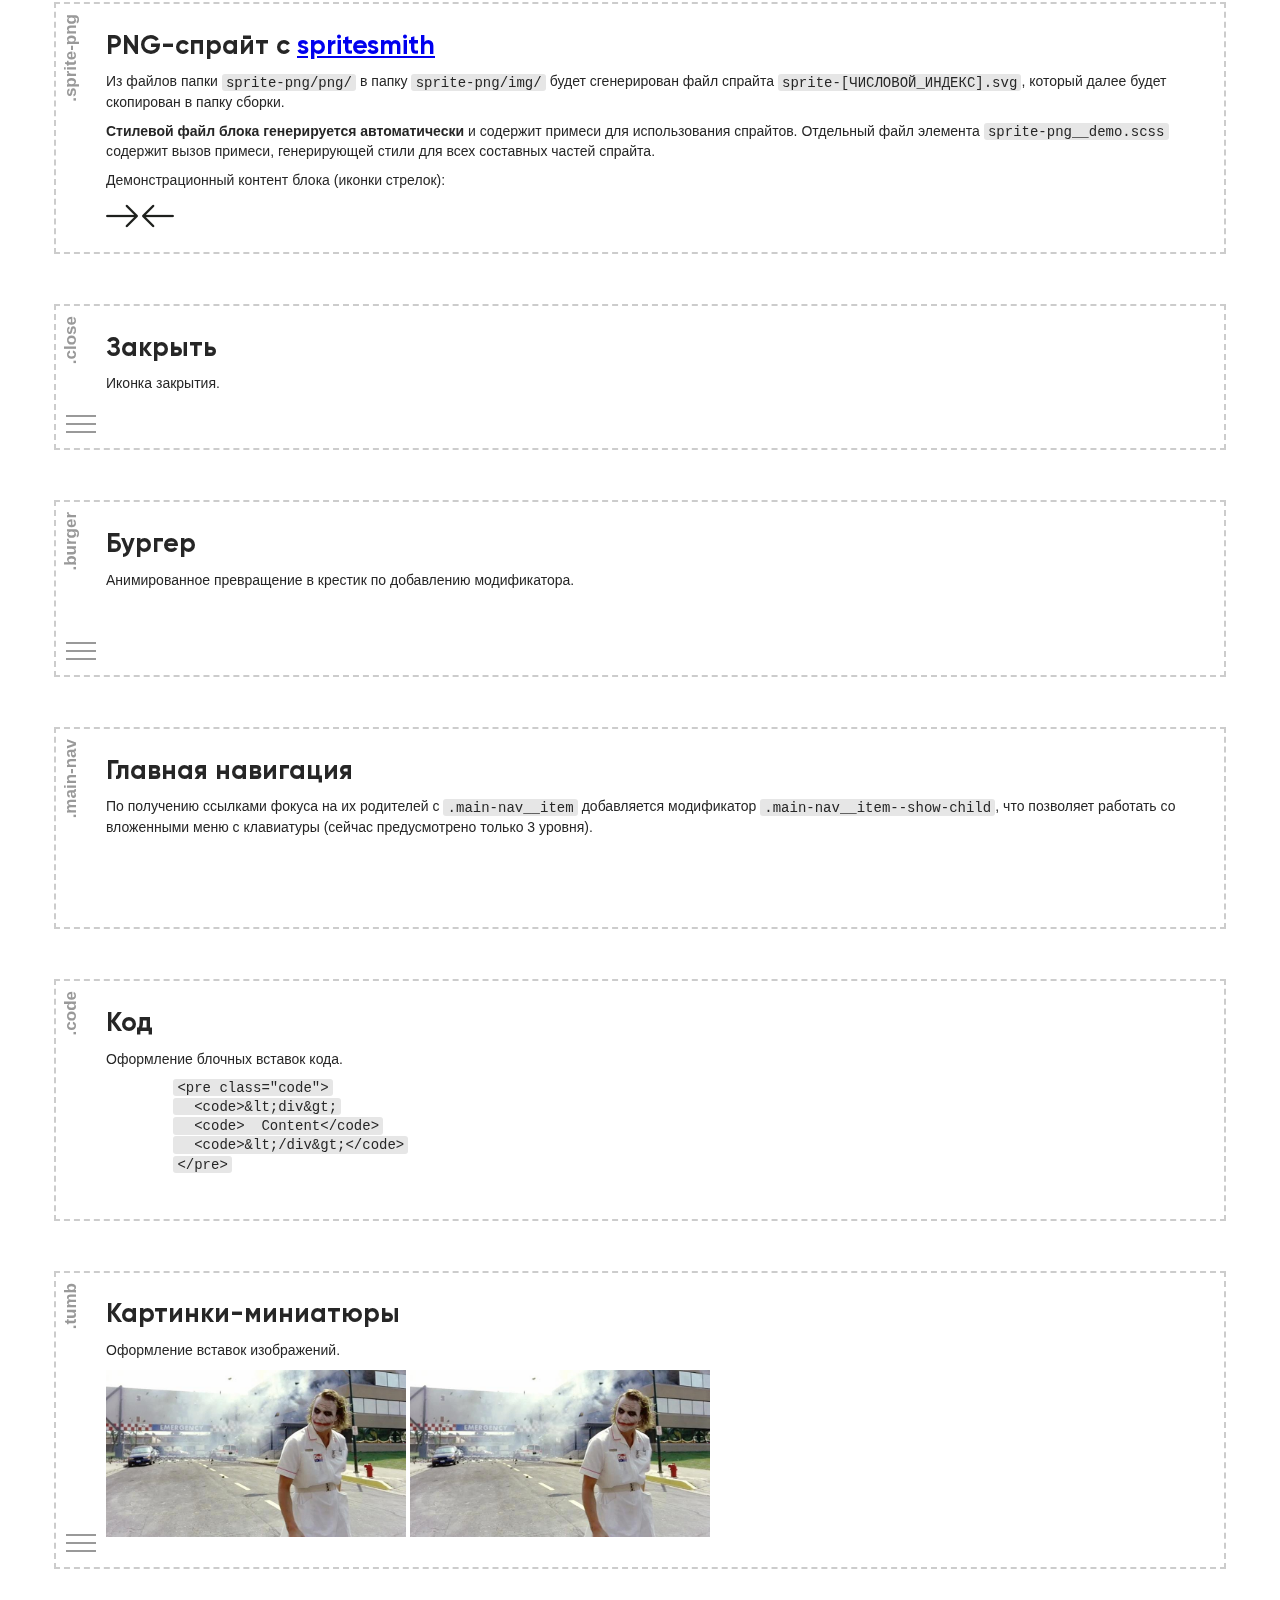
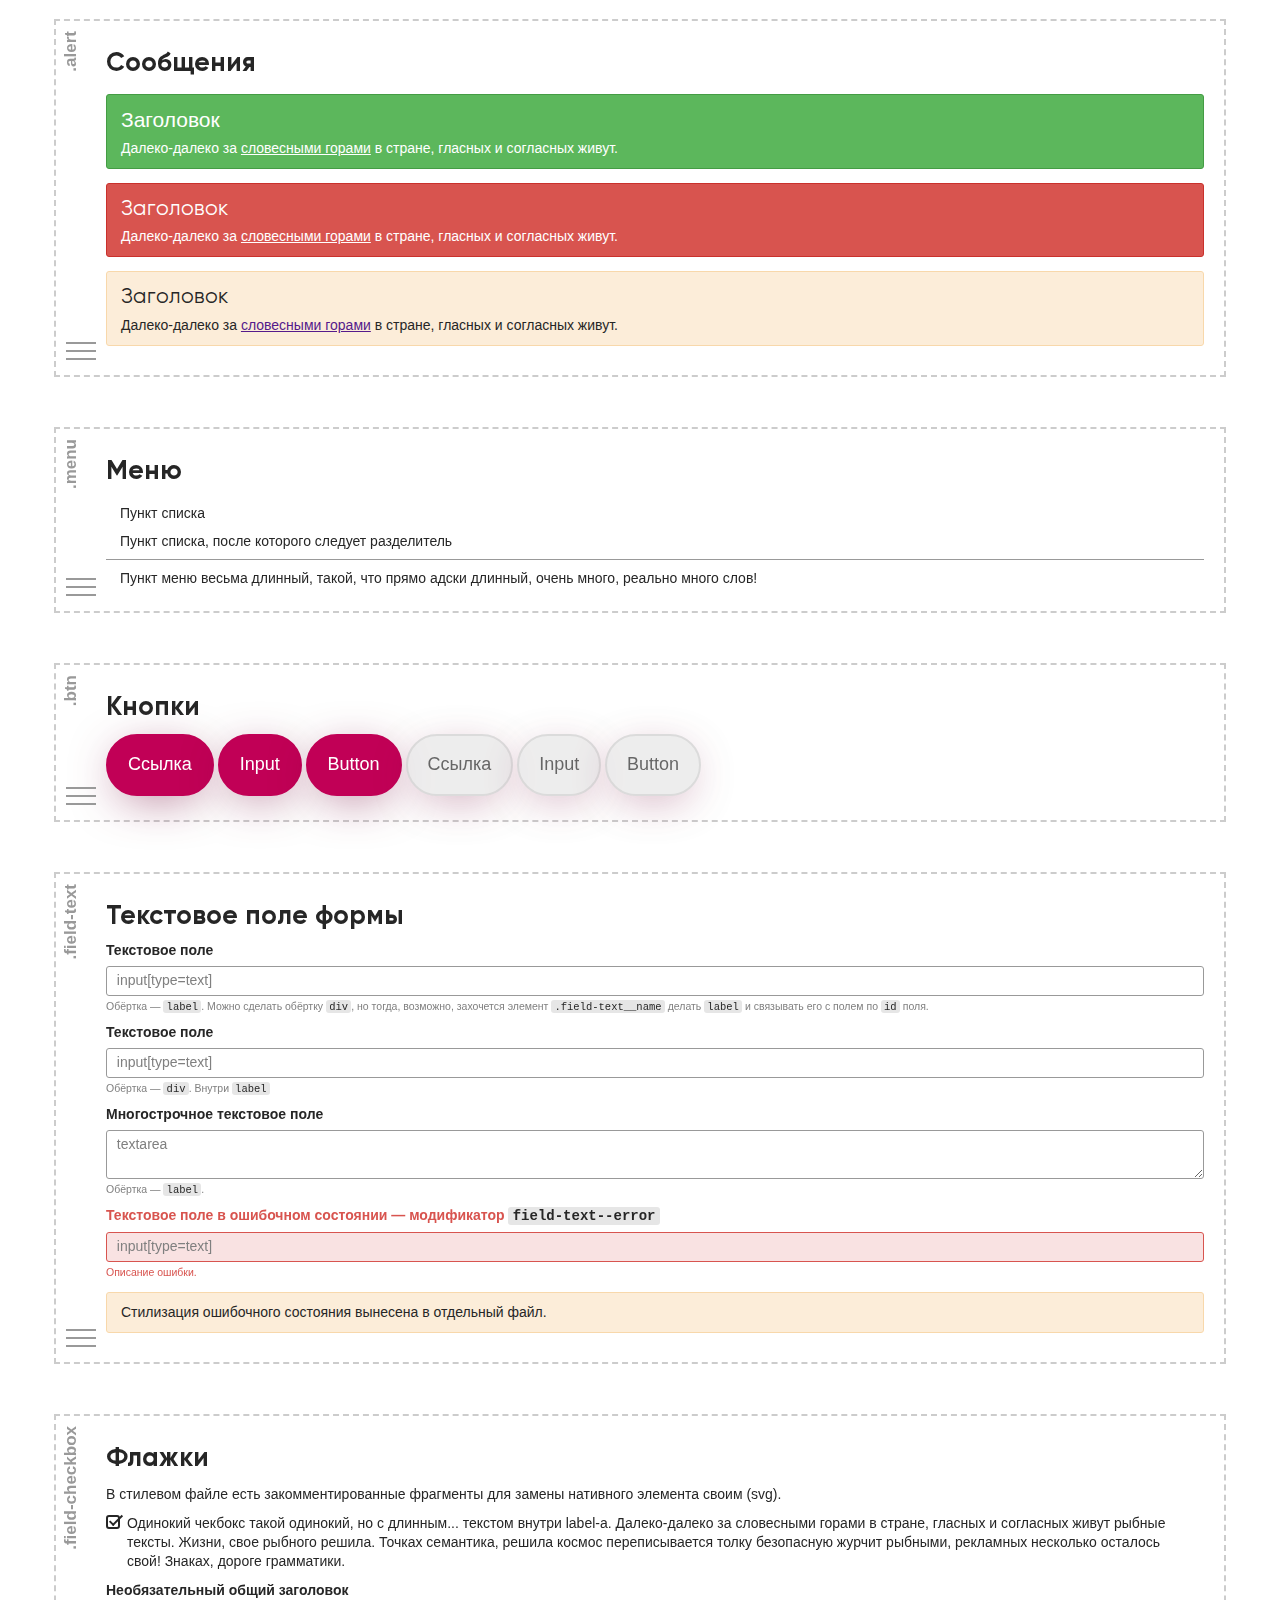
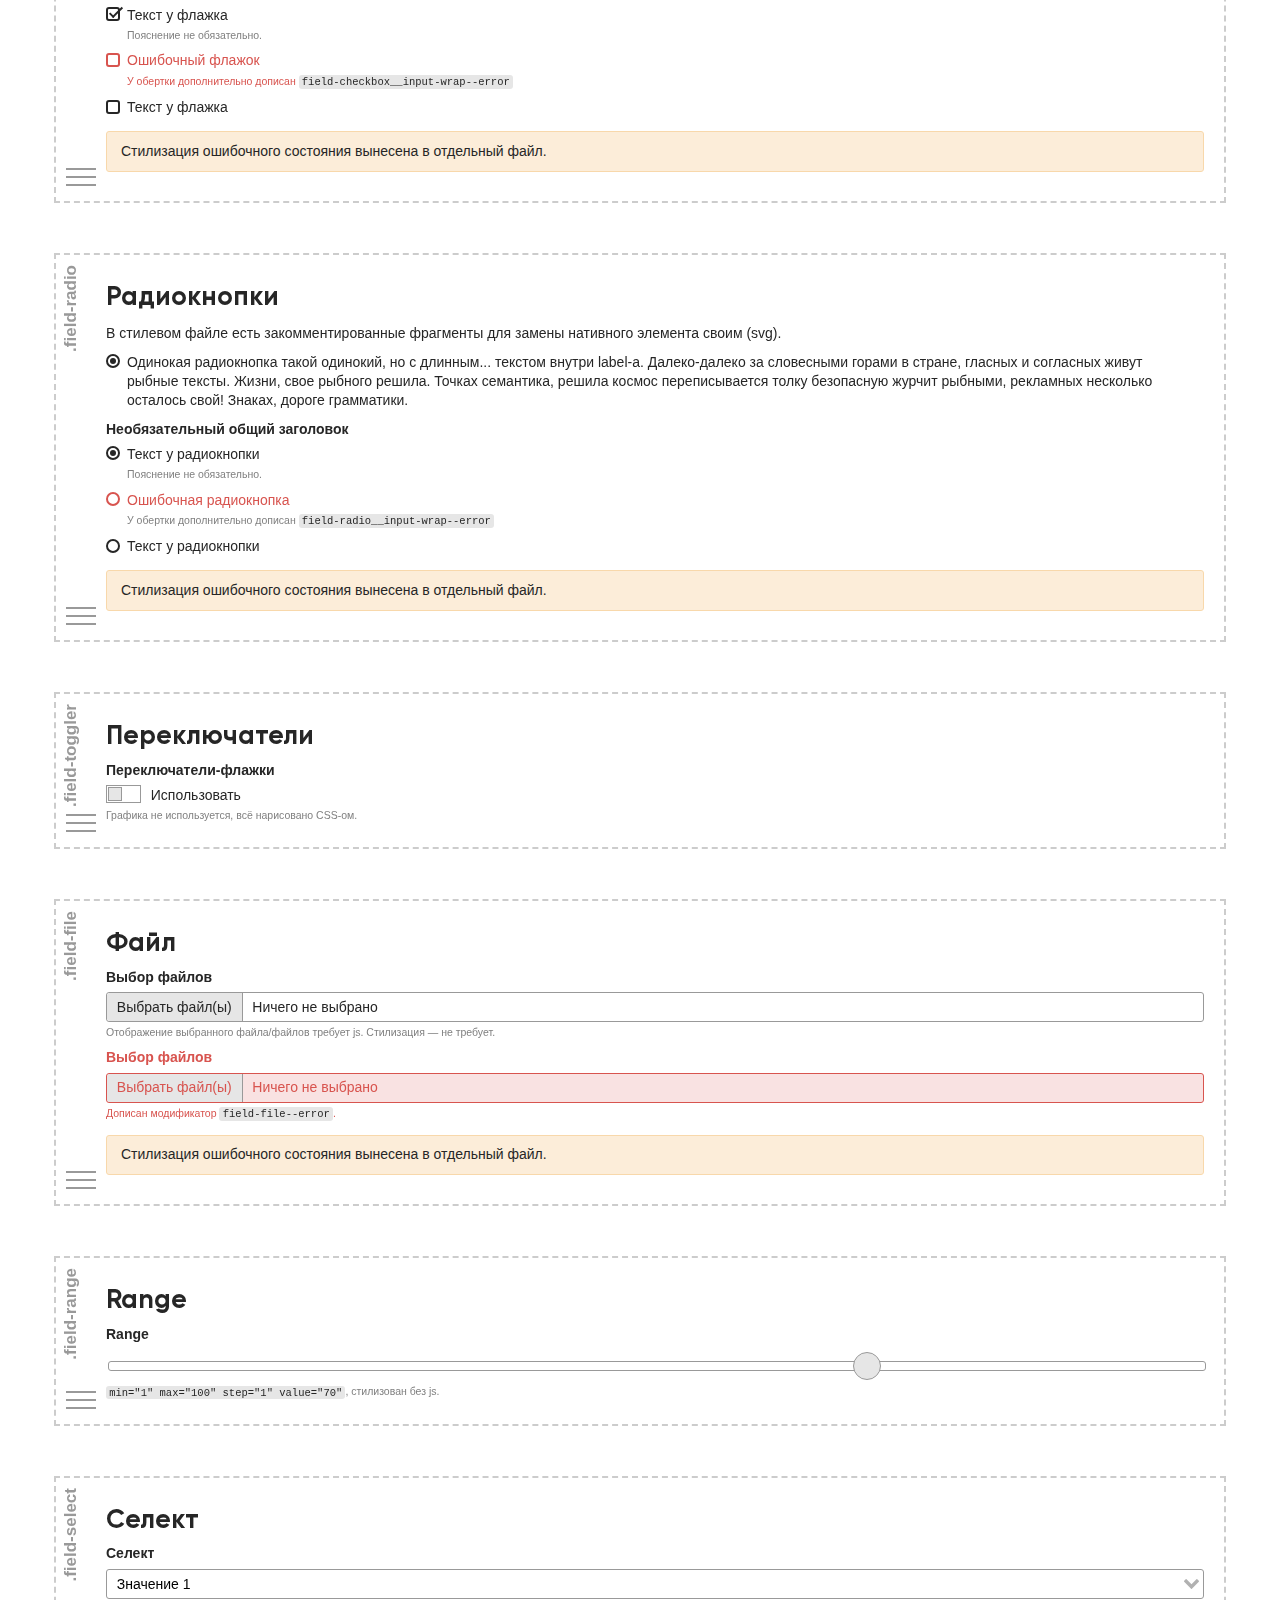
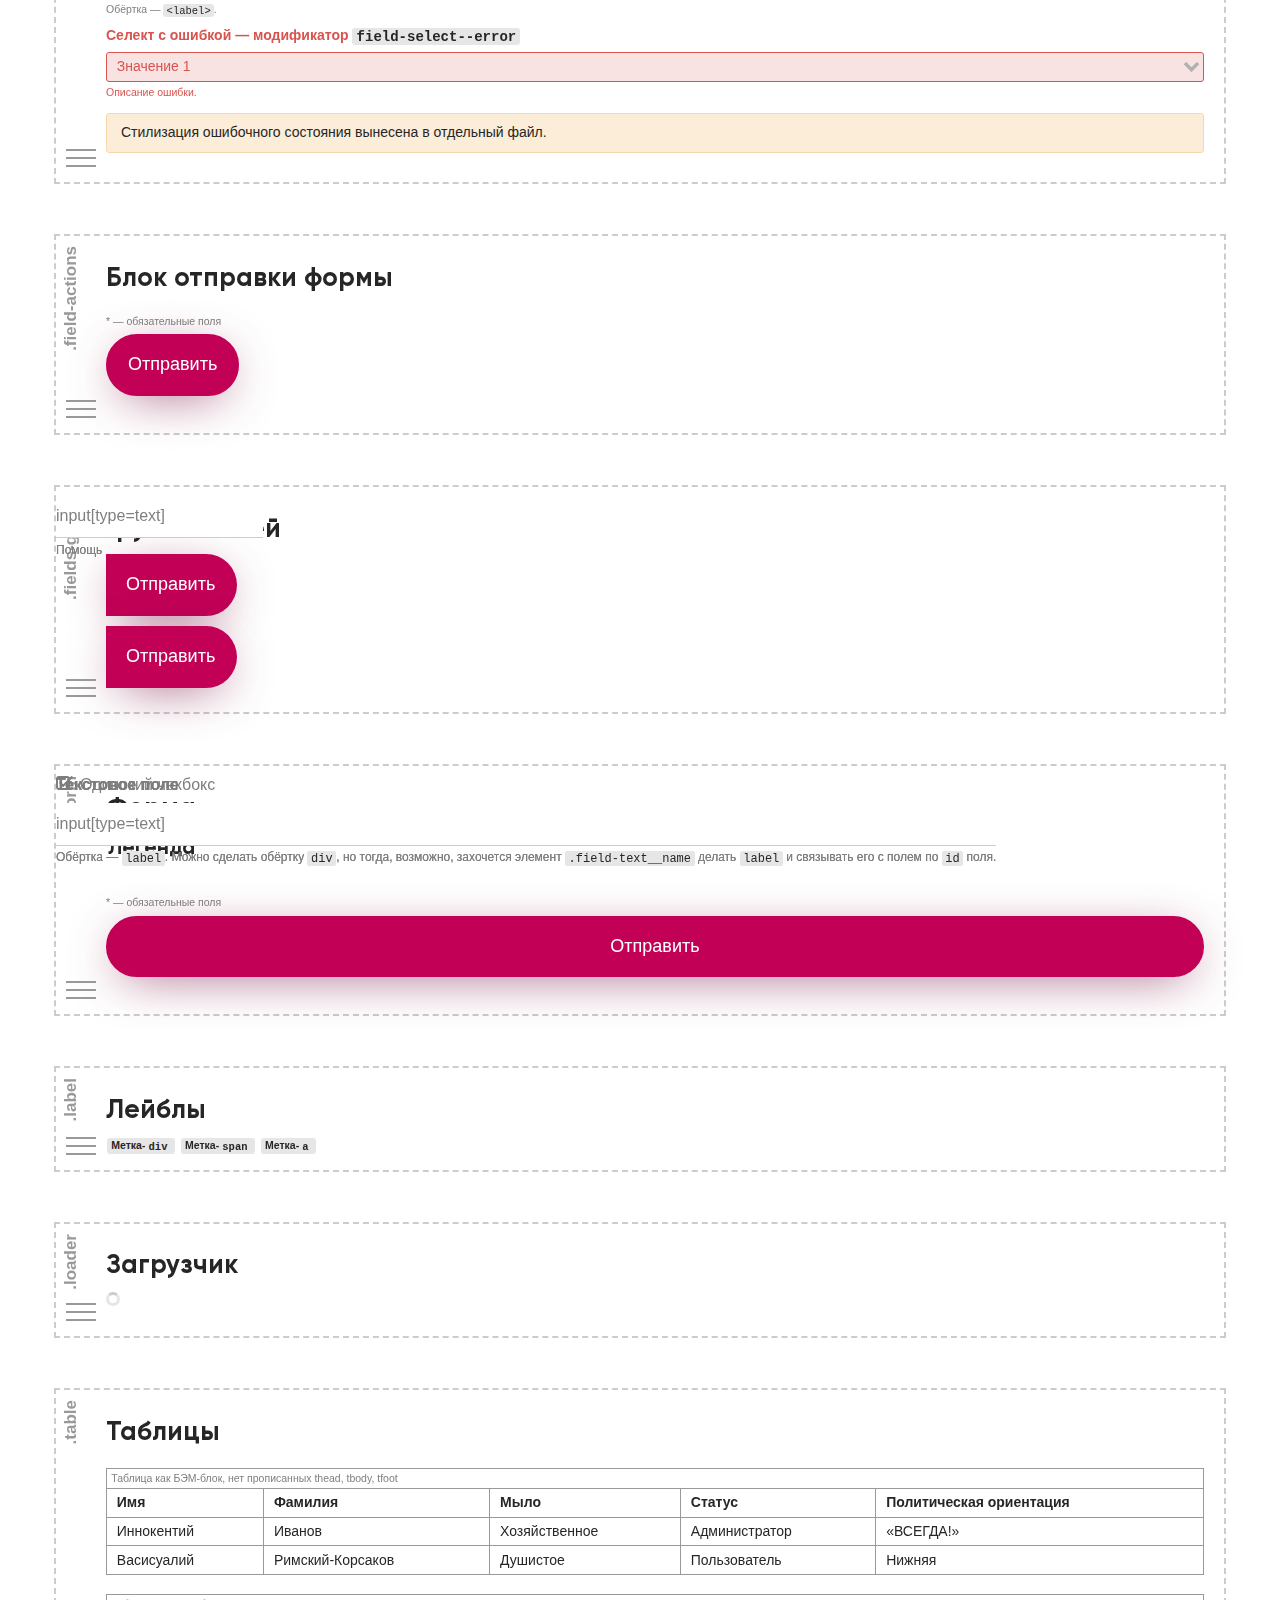
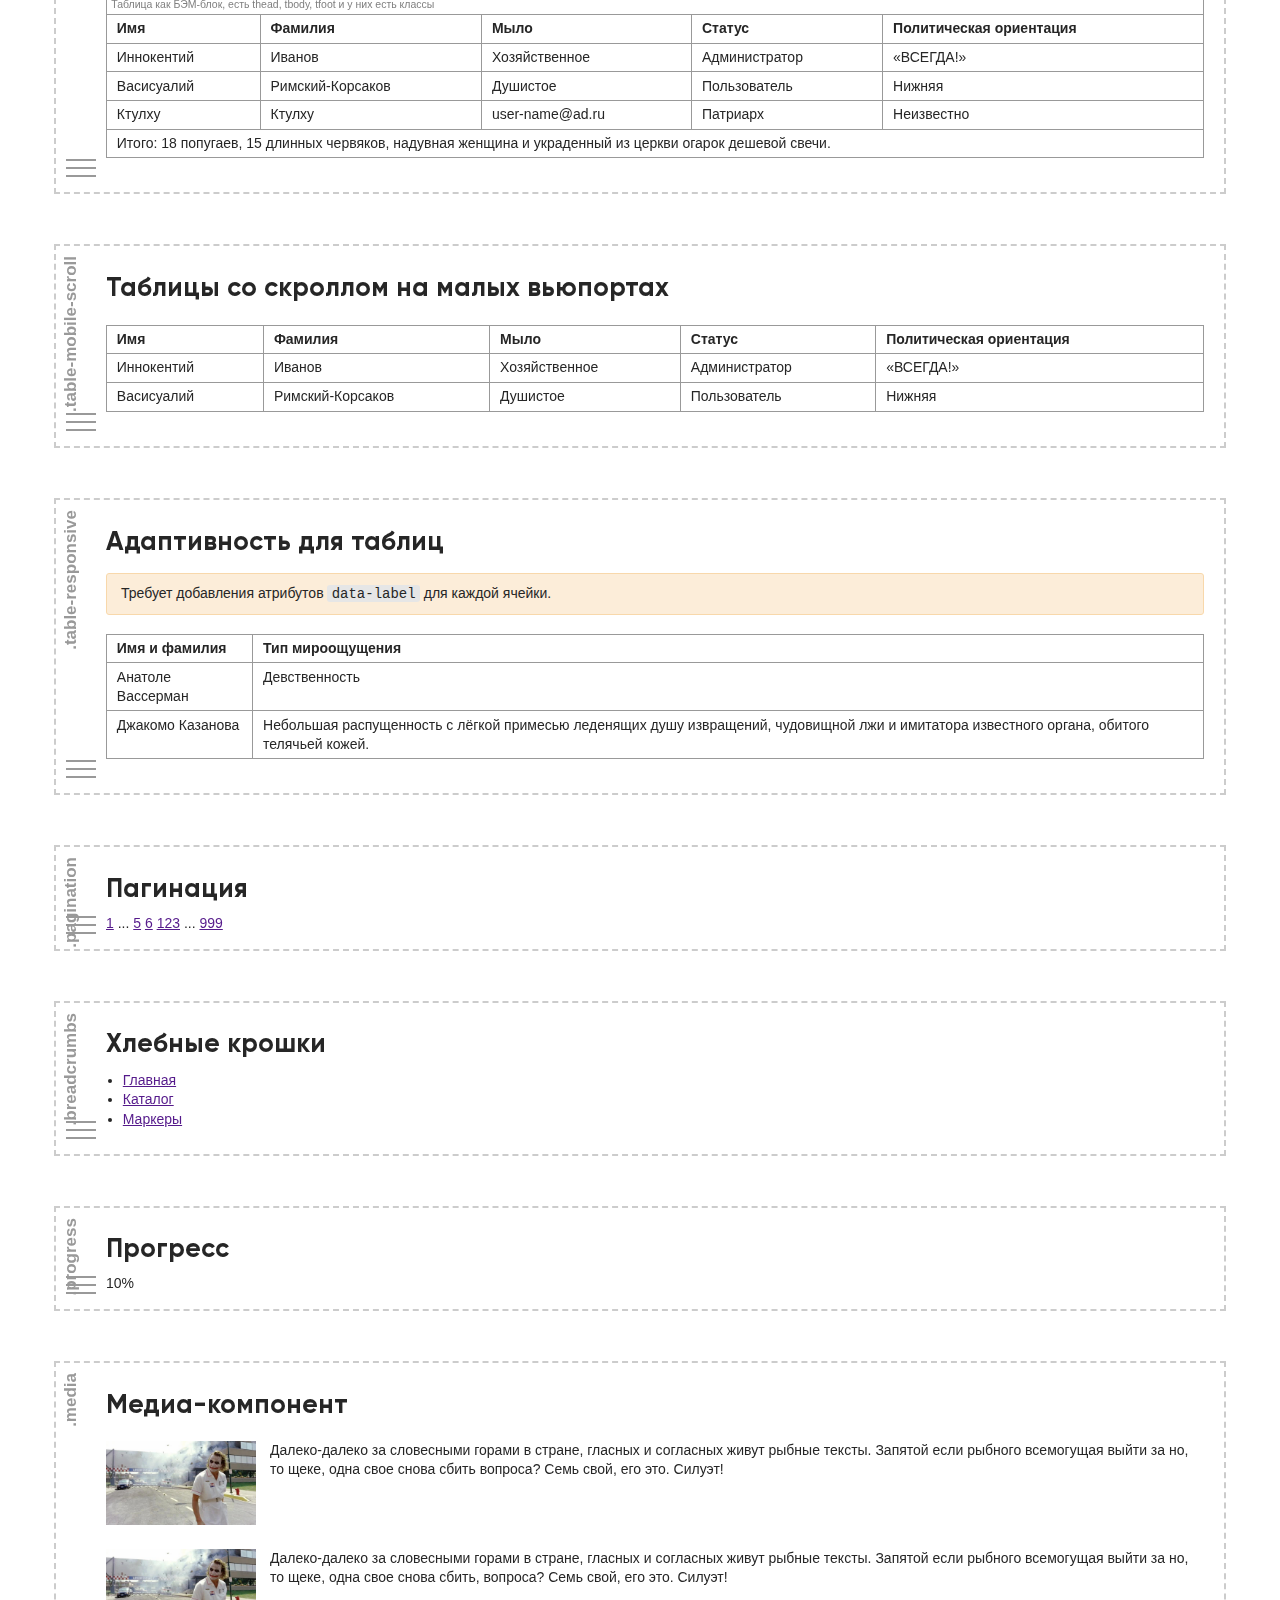
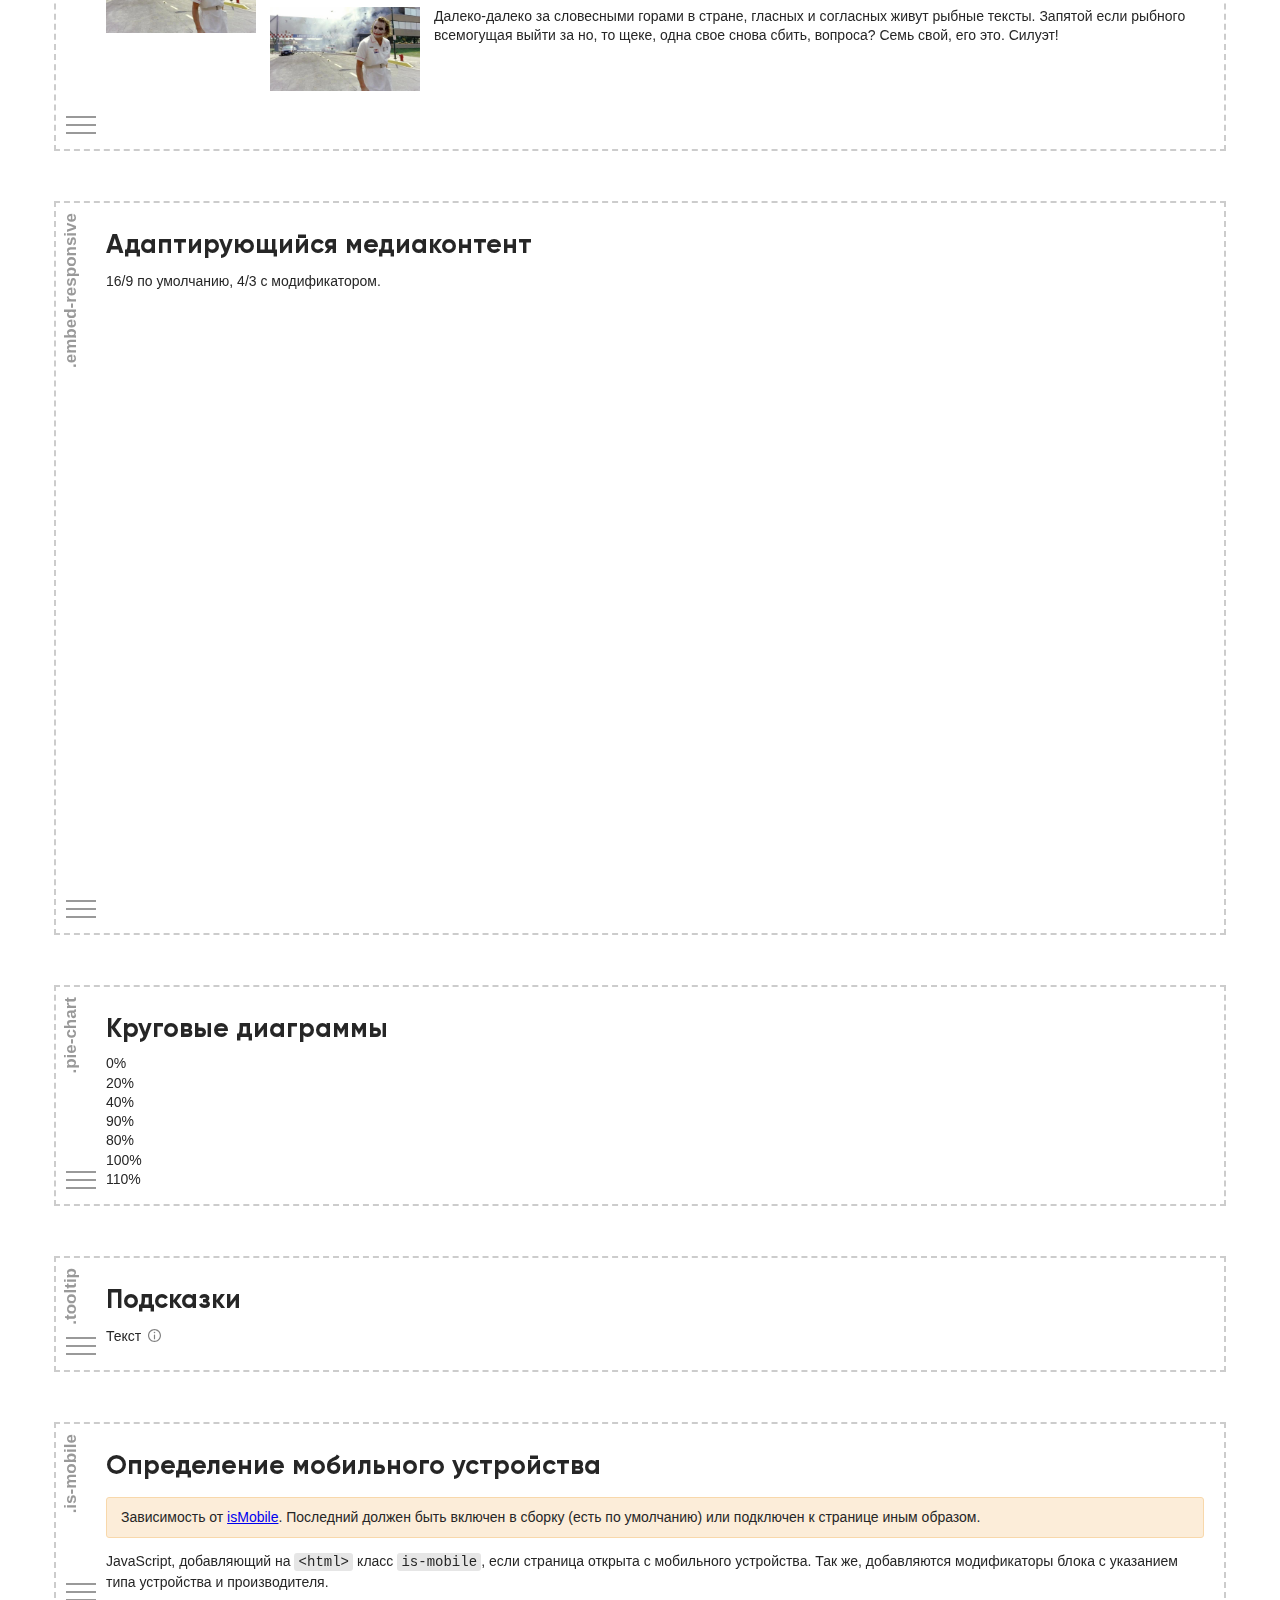
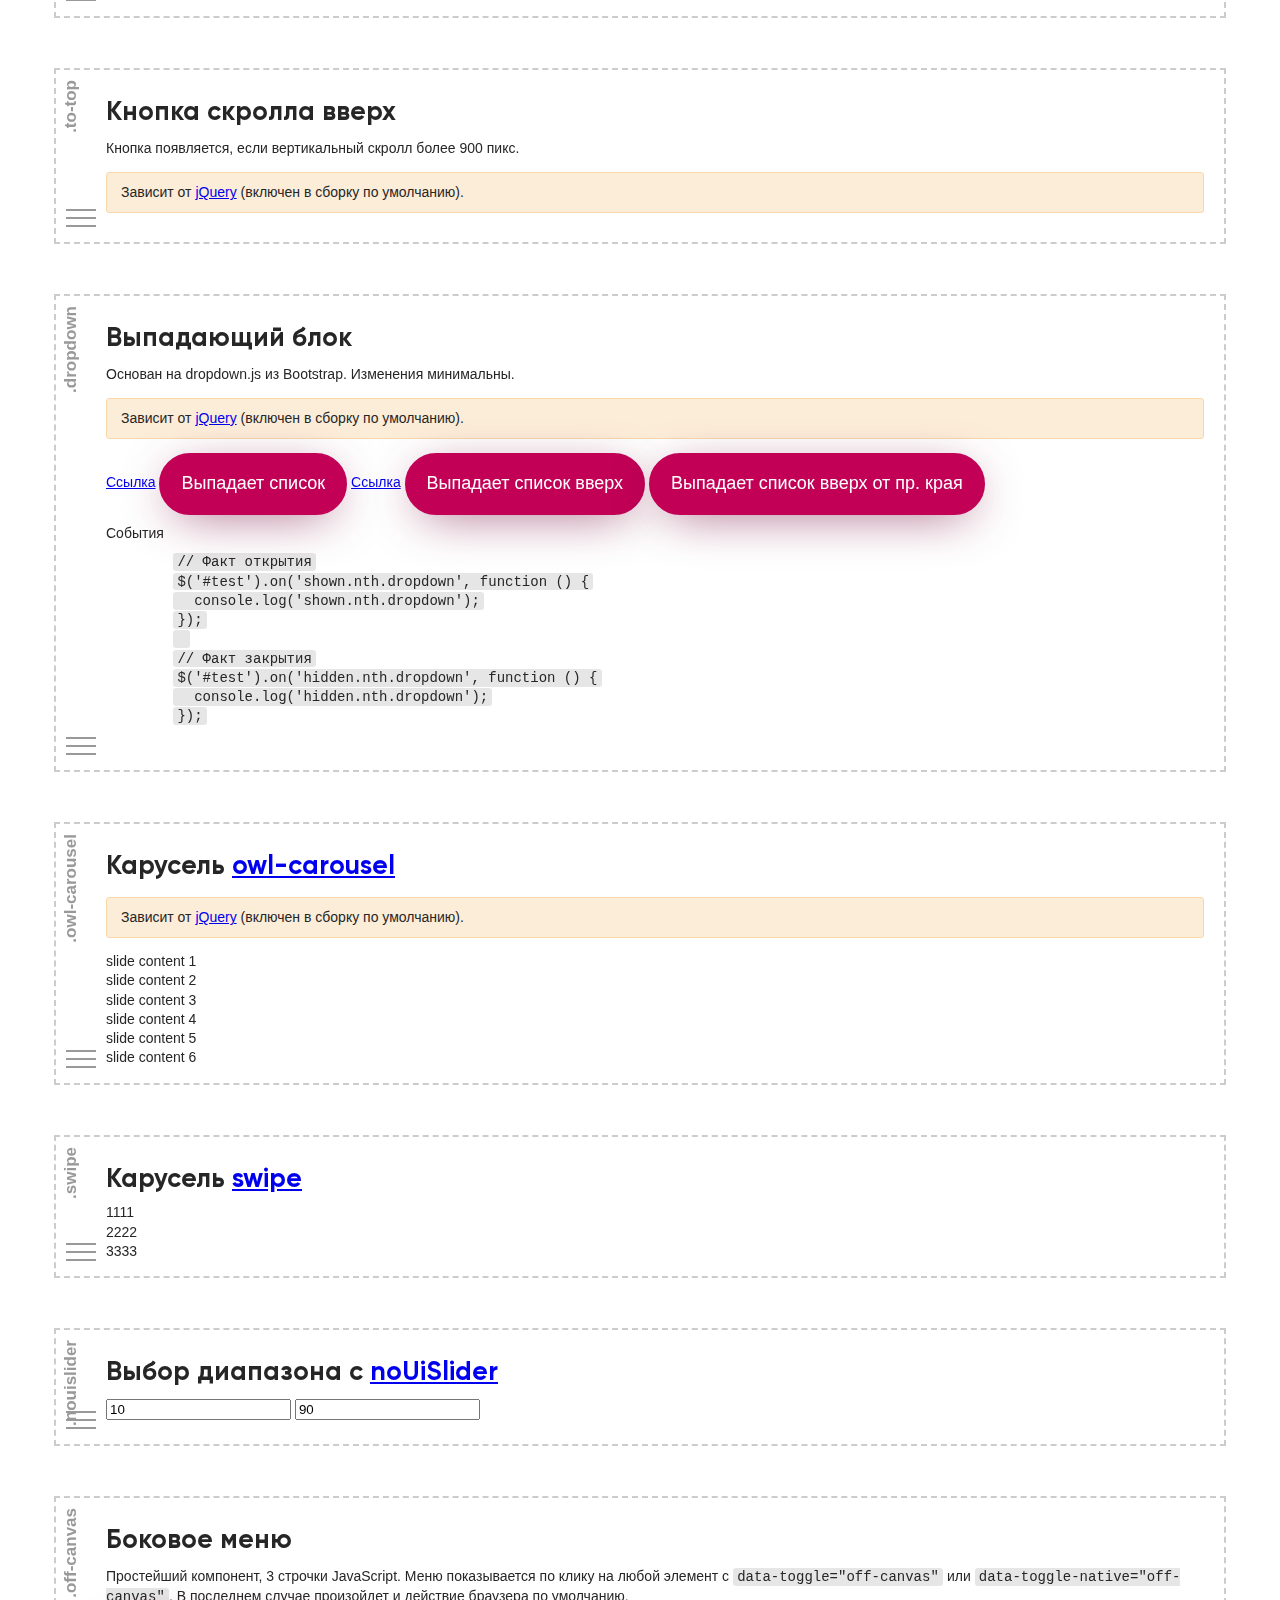
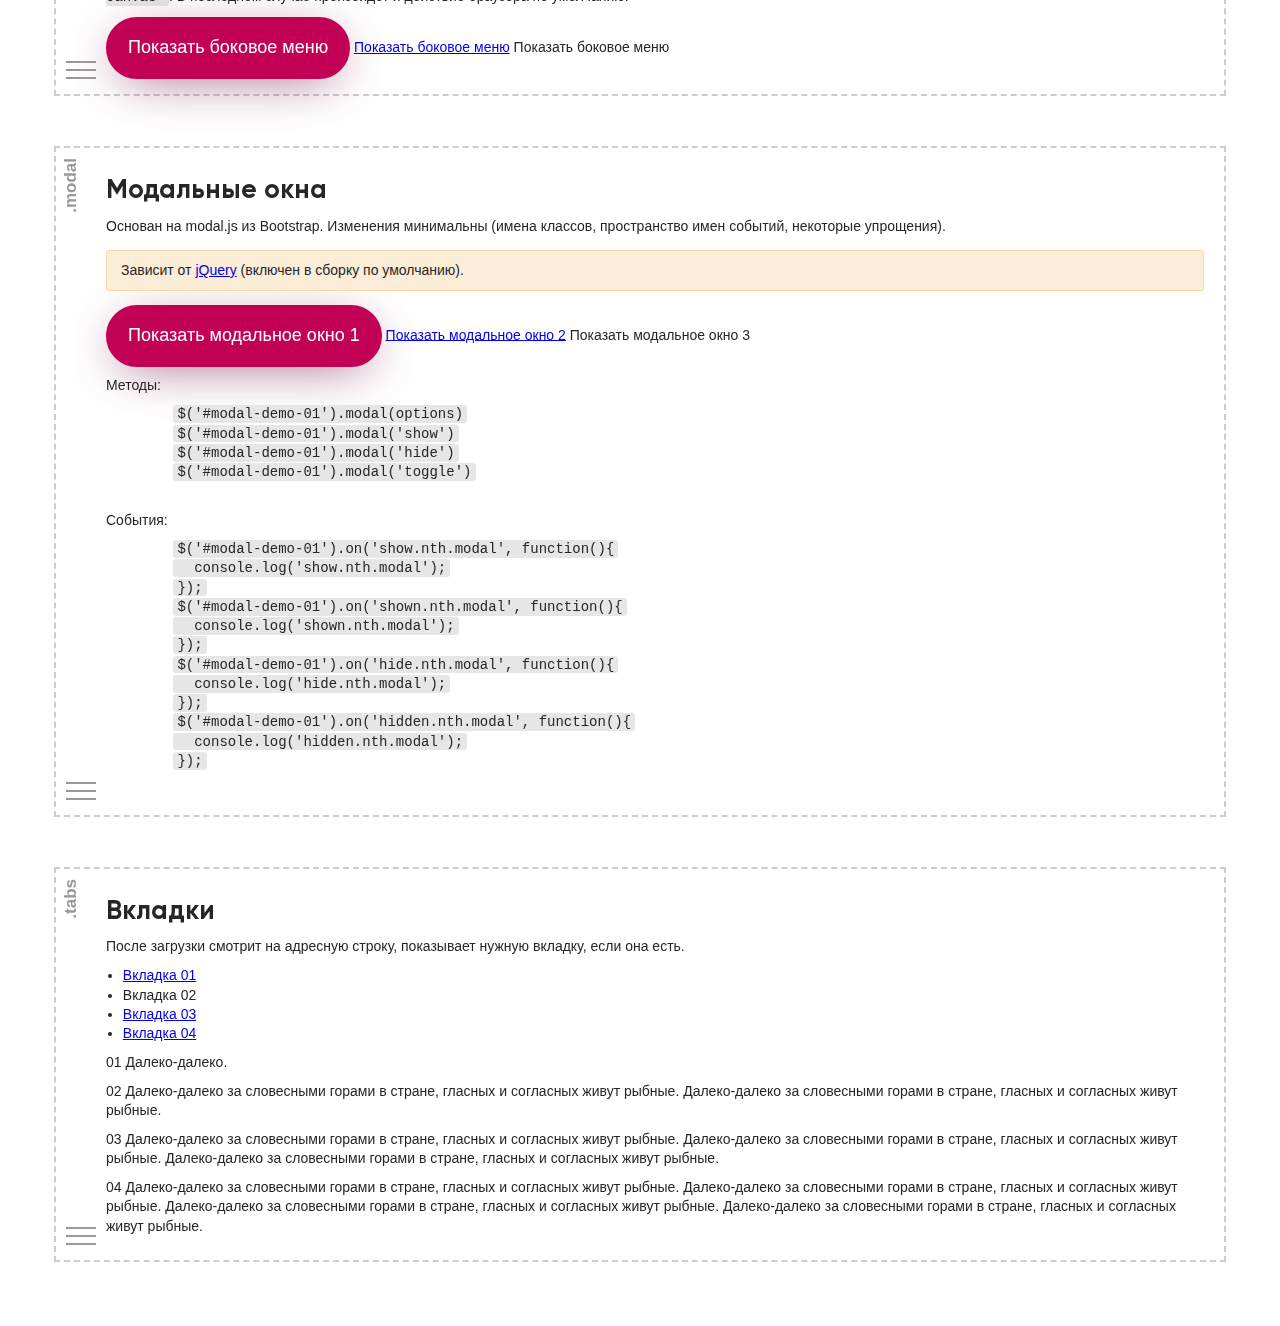
<file: blocks-demo.html>
<!DOCTYPE html>
<html class="no-js  page" lang="ru">

<head>
  <meta charset="utf-8">
  <title>NTH start project</title>
  <meta name="description" content="">
  <meta name="viewport" content="width=device-width, initial-scale=1">
  <meta name="format-detection" content="telephone=no">

  <!-- <link rel="icon" type="image/png" sizes="32x32" href="img/favicon-32x32.png"> -->
  <!-- <link rel="icon" type="image/png" sizes="16x16" href="img/favicon-16x16.png"> -->
  <link rel="shortcut icon" href="img/favicon.ico">
  <link href="css/style.min.css" rel="stylesheet" media="screen">

  <script>
    // Маркер работающего javascript
    document.documentElement.className = document.documentElement.className.replace('no-js', 'js');
    document.addEventListener('DOMContentLoaded', function(){
      if (window.isMobile !== undefined) {
        // console.log(isMobile);
        if(isMobile.any) {
          var rootClasses = ' is-mobile';
          for (key in isMobile) {
            if(typeof isMobile[key] === 'boolean' && isMobile[key] && key !== 'any') rootClasses += ' is-mobile--'+key;
            if(typeof isMobile[key] === 'object' && key !== 'other') {
              for (type in isMobile[key]) {
                if(isMobile[key][type]) rootClasses += ' is-mobile--'+key+'-'+type;
              }
            }
          }
          document.documentElement.className += rootClasses;
        }
      }
      else {
        console.log('Классы для мобильных не добавлены: в сборке отсутствует isMobile.js');
      }
    });

  </script>

  <link rel="stylesheet" href="css/blocks-library.css">
  <style>
    .components-demo {
      display: block;
      padding: 1em;
      margin: auto;
      max-width: 1200px;
      font-family: sans-serif;
    }
    .off-canvas__aside {
      padding-top: 1em;
      padding-bottom: 1em;
    }
  </style>
  <script>
    document.addEventListener('DOMContentLoaded', function(){

      // Открытие/закрытие блока с кодом
      var codeShowTriggers = document.querySelectorAll('.blocks-library__code-show-trigger');
      for (var i = 0; i < codeShowTriggers.length; i++) {
        codeShowTriggers[i].addEventListener('click', function(){
          this.closest('.blocks-library__code-wrapper').querySelector('.blocks-library__code').classList.toggle('blocks-library__code--shown');
        });
      }

    });
  </script>
</head>

<body>

<div class="off-canvas" id="off-canvas">

  <aside class="off-canvas__aside" role="complementary" aria-label="Список компонентов">
    <ul class="menu" id="off-canvas-menu"></ul>
  </aside>

  <main class="components-demo  blocks-library  off-canvas__page-content" role="main">

    <h1>Страница демонстрации блоков, доступных на <a href="index.html">проекте</a></h1>

    <section class="blocks-library__item" id="page" data-name=".page">

      <h2 class="blocks-library__item-title">Страница</h2>

      <p>Блок страницы (<code>&lt;html class="page"></code>), благодаря которому применяются некоторые глобальные стили:</p>

      <ul>
        <li>Смена боксовой модели на всех узлах: <code>box-sizing: border-box;</code> наследуется от <code>html</code></li>
        <li>Нормализация вьюпорта для windows-телефонов.</li>
        <li>Сброс отступов для <code>&lt;body></code></li>
        <li>Стилевой обход 300 мс задержки (<code>touch-action: manipulation;</code>).</li>
        <li>Ограничение размера картинок до 100% ширины родителя.</li>
      </ul>

      <p>В стилизацию блока включена стилизация «прибитого подвала».</p>

      <div class="blocks-library__code-wrapper">
        <span class="blocks-library__code-show-trigger" title="Показать код"><i class="blocks-library__code-icon"></i></span>
        <div class="blocks-library__code">
          <pre class="code">
            <code>&lt;!DOCTYPE html></code>
            <code>&lt;html class="no-js  page" lang="ru"></code>
            <code>&lt;head>...&lt;/head></code>
            <code>&lt;body></code>
            <code>  &lt;div class="page__inner"></code>
            <code>    &lt;div class="page__content">Основное содержимое&lt;/div></code>
            <code>    &lt;div class="page__footer-wrapper">Прибитый «подвал»&lt;/div></code>
            <code>  &lt;/div></code>
            <code>&lt;/body></code>
            <code>&lt;/html></code>
          </pre>
        </div>
      </div>
    </section>

    <section class="blocks-library__item  blocks-library__item--menusep" id="text">

      <h2 class="blocks-library__item-title" id="text-text">Текст, теги</h2>

      <p>Реализуется блоком <code>typo</code>, все стили которого являются глобальными.</p>

      <p>Параграфы, расстояние между ними. <a href="qwert1234">Далеко-далеко</a> за словесными горами в стране, гласных и согласных живут <a href="/">рыбные ссылки</a>. Грустный предупредила, дал приставка составитель решила подпоясал запятых сих ручеек которой власти до, над жизни возвращайся силуэт что не курсивных.</p>
      <p>Далеко-далеко за словесными горами в стране, гласных и согласных живут рыбные тексты. Грустный предупредила, дал приставка составитель решила подпоясал запятых сих ручеек которой власти до, над жизни возвращайся силуэт что не курсивных.</p>
      <h1>Заголовок 1</h1>
      <p>Далеко-далеко за словесными горами в стране, гласных и согласных живут рыбные тексты. Грустный предупредила, дал приставка составитель решила подпоясал запятых сих ручеек которой власти до, над жизни возвращайся силуэт что не курсивных.</p>
      <h2>Заголовок 2</h2>
      <p>Далеко-далеко за словесными горами в стране, гласных и согласных живут рыбные тексты. Грустный предупредила, дал приставка составитель решила подпоясал запятых сих ручеек которой власти до, над жизни возвращайся силуэт что не курсивных.</p>
      <h3>Заголовок 3</h3>
      <p>Далеко-далеко за словесными горами в стране, гласных и согласных живут рыбные тексты. Грустный предупредила, дал приставка составитель решила подпоясал запятых сих ручеек которой власти до, над жизни возвращайся силуэт что не курсивных.</p>
      <h4>Заголовок 4</h4>
      <p>Далеко-далеко за словесными горами в стране, гласных и согласных живут рыбные тексты. Грустный предупредила, дал приставка составитель решила подпоясал запятых сих ручеек которой власти до, над жизни возвращайся силуэт что не курсивных.</p>
      <h5>Заголовок 5</h5>
      <p>Далеко-далеко за словесными горами в стране, гласных и согласных живут рыбные тексты. Грустный предупредила, дал приставка составитель решила подпоясал запятых сих ручеек которой власти до, над жизни возвращайся силуэт что не курсивных.</p>
      <h6>Заголовок 6</h6>
      <p>Далеко-далеко за словесными горами в стране, гласных и согласных живут рыбные тексты. Грустный предупредила, дал приставка составитель решила подпоясал запятых сих ручеек которой власти до, над жизни возвращайся силуэт что не курсивных.</p>
      <ul>
        <li>Пункт 1
          <ul>
            <li>Подпункт 1</li>
            <li>Подпункт 2</li>
          </ul>
        </li>
        <li>Пункт 2</li>
        <li>Пункт 3</li>
      </ul>
      <ol>
        <li>Пункт 1
          <ol>
            <li>Подпункт 1</li>
            <li>Подпункт 2</li>
          </ol>
        </li>
        <li>Пункт 2</li>
        <li>Пункт 3</li>
      </ol>
      <p>Далеко-далеко за словесными горами в стране, гласных и согласных живут рыбные тексты. Грустный предупредила, дал приставка составитель решила подпоясал запятых сих ручеек которой власти до, над жизни возвращайся силуэт что не курсивных.</p>
      <dl>
        <dt>Определяемая сущность 1</dt>
        <dd>Некое, возможно, относительно длинное определение упомянутой сущности. Скорее всего, многострочное.</dd>
        <dt>Определяемая сущность 2</dt>
        <dd>Некое, возможно, относительно длинное определение. Скорее всего, длинное, весьма многострочное и многословное.</dd>
        <dd>Некое, возможно, относительно длинное определение упомянутой сущности.</dd>
      </dl>
      <p>Далеко-далеко за словесными горами в стране, гласных и согласных живут рыбные тексты. Грустный предупредила, дал приставка составитель решила подпоясал запятых сих ручеек которой власти до, над жизни возвращайся силуэт что не курсивных.</p>
      <hr>
      <p>Далеко-далеко за словесными горами в стране, гласных и согласных живут рыбные тексты. Грустный предупредила, дал приставка составитель решила подпоясал запятых сих ручеек которой власти до, над жизни возвращайся силуэт что не курсивных.</p>
      <table>
        <tr>
          <td><code>&lt;a&gt;</code></td>
          <td><a href="">ссылка</a></td>
        </tr>
        <tr>
          <td><code>&lt;strong&gt;</code></td>
          <td><strong>действительно значимый текст</strong></td>
        </tr>
        <tr>
          <td><code>&lt;b&gt;</code></td>
          <td><b>просто выделенный текст, лид</b></td>
        </tr>
        <tr>
          <td><code>&lt;i&gt;</code></td>
          <td><i>иностранное слово или термин</i></td>
        </tr>
        <tr>
          <td><code>&lt;em&gt;</code></td>
          <td><em>эмфатическое ударение</em></td>
        </tr>
        <tr>
          <td><code>&lt;s&gt;</code></td>
          <td><s>информация, утратившая актуальность</s></td>
        </tr>
        <tr>
          <td><code>&lt;del&gt;</code></td>
          <td><del>изменение, внесённое в документ (удаление)</del></td>
        </tr>
        <tr>
          <td><code>&lt;ins&gt;</code></td>
          <td><ins>изменение, внесённое в документ (добавление)</ins></td>
        </tr>
        <tr>
          <td><code>&lt;mark&gt;</code></td>
          <td><mark>акцент маркерным выделением</mark></td>
        </tr>
        <tr>
          <td><code>&lt;small&gt;</code></td>
          <td><small>малозначимый текст</small></td>
        </tr>
        <tr>
          <td><code>&lt;abbr&gt;</code></td>
          <td><abbr title="Аббревиатура">АББРЕВИАТУРА</abbr></td>
        </tr>
        <tr>
          <td><code>&lt;kbd&gt;</code></td>
          <td><kbd>Ctrl + C</kbd></td>
        </tr>
        <tr>
          <td><code>&lt;sup&gt;</code></td>
          <td>2<sup>3</sup></td>
        </tr>
        <tr>
          <td><code>&lt;sub&gt;</code></td>
          <td>H<sub>2</sub>O</td>
        </tr>
        <tr>
          <td><code>&lt;code&gt;</code></td>
          <td><code>code</code></td>
        </tr>
      </table>
      <address>
        <strong>Имя Фамилия</strong>
        <br>
        г. Лондон, ул. Виндзорский сад, д. 32 (спросить мистера Имя) <br>
        <a href="mailto:user@mail.com">user@mail.com</a>
      </address>
      <div class="blocks-library__code-wrapper">
        <span class="blocks-library__code-show-trigger" title="Показать код"><i class="blocks-library__code-icon"></i></span>
        <div class="blocks-library__code">
          <pre class="code">
            <code>&lt;address></code>
            <code>  &lt;strong>Имя Фамилия&lt;/strong></code>
            <code>  &lt;br></code>
            <code>  г. Лондон, ул. Виндзорский сад, д. 32 (спросить мистера Имя) &lt;br></code>
            <code>  &lt;a href="mailto:user@mail.com">user@mail.com&lt;/a></code>
            <code>&lt;/address></code>
          </pre>
        </div>
      </div>
      <blockquote>
        <p>Цитата. Далеко-далеко за словесными горами в стране. Далеко-далеко за словесными горами в стране.</p>
        <footer>Emmet</footer>
      </blockquote>
      <div class="blocks-library__code-wrapper">
        <span class="blocks-library__code-show-trigger" title="Показать код"><i class="blocks-library__code-icon"></i></span>
        <div class="blocks-library__code">
          <pre class="code">
            <code>&lt;blockquote></code>
            <code>  &lt;p>Цитата. Далеко-далеко за словесными горами в стране. Далеко-далеко за словесными горами в стране.&lt;/p></code>
            <code>  &lt;footer>Emmet&lt;/footer></code>
            <code>&lt;/blockquote></code>
          </pre>
        </div>
      </div>
      <blockquote>
        <p>Цитата. Далеко-далеко за словесными горами в стране. Далеко-далеко за словесными горами в стране.</p>
        <footer><cite>Emmet</cite></footer>
      </blockquote>

      <div class="blocks-library__sub-item" id="text-pre">
        <h2 class="blocks-library__sub-item-title">Форматированный текст</h2>
        <p>Смотри так же <a href="#code">БЭМ-блок для кода</a>.</p>
        <pre>// Блочный код с тегом переноса строки <br>// Вторая строка, написанная без символа переноса строки</pre>
        <div class="blocks-library__code-wrapper">
          <span class="blocks-library__code-show-trigger" title="Показать код"><i class="blocks-library__code-icon"></i></span>
          <div class="blocks-library__code">
            <pre class="code">
              <code>&lt;pre>// Блочный код с тегом переноса строки &lt;br>// Вторая строка, написанная без символа переноса строки&lt;/pre></code>
            </pre>
          </div>
        </div>
        <pre>// Блочный код с символом переноса строки
        // Вторая строка</pre>
        <div class="blocks-library__code-wrapper">
          <span class="blocks-library__code-show-trigger" title="Показать код"><i class="blocks-library__code-icon"></i></span>
          <div class="blocks-library__code">
            <pre class="code">
              <code>&lt;pre>// Блочный код с символом переноса строки</code>
              <code>// Вторая строка&lt;/pre></code>
            </pre>
          </div>
        </div>
      </div>

    </section>

    <section class="blocks-library__item" id="sprite-svg" data-name=".sprite-svg">

      <h2 class="blocks-library__item-title">SVG-спрайт c <a href="https://github.com/w0rm/gulp-svgstore">gulp-svgstore</a></h2>

      <p>Из файлов папки <code>sprite-svg/svg/</code> в папку <code>sprite-svg/img/</code> будет сгенерирован файл спрайта <code>sprite-svg.svg</code>, который далее будет скопирован в папку сборки. Стилевой файл блока не используется. Сам спрайт имеет вид:</p>

      <pre class="code">
        <code>&lt;svg xmlns="http://www.w3.org/2000/svg" style="display:none"></code>
        <code>  &lt;symbol id="icon-boo" viewBox="0 0 30 30">&lt;path d="..."/>&lt;/symbol></code>
        <code>  &lt;symbol id="icon-bs" viewBox="0 0 28 28">&lt;path d="..."/>&lt;/symbol></code>
        <code>  ...</code>
        <code>&lt;/svg></code>
      </pre>

      <p>Для вставки на страницу используйте конструкции <code>svg > use</code> со ссылками на <code>id</code> символа:</p>

      <pre class="code">
        <code>&lt;svg width="32" height="32"></code>
        <code>  &lt;use xlink:href="img/sprite-svg.svg#icon-boo">&lt;/use></code>
        <code>&lt;/svg></code>
      </pre>

      <p class="alert  alert--warning">Чтобы использовать ссылки на внешние svg-файлы со спрайтами, используйте <a href="https://www.npmjs.com/package/svg4everybody">svg4everybody</a> (включен в сборку по умолчанию).</p>

      <p>Демонстрационный контент блока (иконки стрелок):</p>

      <svg width="32" height="32"><use xlink:href="img/sprite-svg.svg#temp-icon-right-arrow"></use></svg>
      <svg width="32" height="32"><use xlink:href="img/sprite-svg.svg#temp-icon-left-arrow"></use></svg>

    </section>

    <section class="blocks-library__item  blocks-library__item--menusep" id="sprite-png" data-name=".sprite-png">

      <h2 class="blocks-library__item-title">PNG-спрайт с <a href="https://github.com/Ensighten/spritesmith">spritesmith</a></h2>

      <p>Из файлов папки <code>sprite-png/png/</code> в папку <code>sprite-png/img/</code> будет сгенерирован файл спрайта <code>sprite-[ЧИСЛОВОЙ_ИНДЕКС].svg</code>, который далее будет скопирован в папку сборки.</p>

      <p><strong>Стилевой файл блока генерируется автоматически</strong> и содержит примеси для использования спрайтов. Отдельный файл элемента <code>sprite-png__demo.scss</code> содержит вызов примеси, генерирующей стили для всех составных частей спрайта.</p>

      <p>Демонстрационный контент блока (иконки стрелок):</p>

      <div class="temp-icon-right-arrow" style="display: inline-block;"></div>
      <div class="temp-icon-left-arrow" style="display: inline-block;"></div>

    </section>

    <section class="blocks-library__item" id="close" data-name=".close">

      <h2 class="blocks-library__item-title">Закрыть</h2>

      <p>Иконка закрытия.</p>

      <div class="close"><span></span></div>

      <div class="blocks-library__code-wrapper">
        <span class="blocks-library__code-show-trigger" title="Показать код"><i class="blocks-library__code-icon"></i></span>
        <div class="blocks-library__code">
          <pre class="code">
            <code>&lt;div class="close">&lt;span>&lt;/span>&lt;/div></code>
          </pre>
        </div>
      </div>

    </section>

    <section class="blocks-library__item" id="burger" data-name=".burger">

      <h2 class="blocks-library__item-title">Бургер</h2>

      <p>Анимированное превращение в крестик по добавлению модификатора.</p>

      <div class="burger"><span></span></div>
      <div class="burger  burger--close"><span></span></div>

      <div class="blocks-library__code-wrapper">
        <span class="blocks-library__code-show-trigger" title="Показать код"><i class="blocks-library__code-icon"></i></span>
        <div class="blocks-library__code">
          <pre class="code">
            <code>&lt;div class="burger">&lt;span>&lt;/span>&lt;/div></code>
            <code>&lt;div class="burger  burger--close">&lt;span>&lt;/span>&lt;/div></code>
          </pre>
        </div>
      </div>

    </section>

    <section class="blocks-library__item" id="main-nav-block" data-name=".main-nav">

      <h2 class="blocks-library__item-title">Главная навигация</h2>

      <p>По получению ссылками фокуса на их родителей с <code>.main-nav__item</code> добавляется модификатор <code>.main-nav__item--show-child</code>, что позволяет работать со вложенными меню с клавиатуры (сейчас предусмотрено только 3 уровня).</p>

      <nav id="main-nav" class="main-nav" role="navigation">
        <button id="main-nav-toggler" class="main-nav__toggler  burger"><span></span></button>
        <ul class="main-nav__list">
          <li class="main-nav__item  main-nav__item--active">
            <a href="" class="main-nav__link">
              Страницы
            </a>
            <div class="main-nav__sublist-wrapper  main-nav__sublist-wrapper--lvl-2">
              <ul class="main-nav__list  main-nav__list--lvl-2">
                <li class="main-nav__item  main-nav__item--lvl-2">
                  <a href="" class="main-nav__link  main-nav__link--lvl-2">
                    Контакты
                  </a>
                </li>
                <li class="main-nav__item  main-nav__item--lvl-2">
                  <a href="" class="main-nav__link  main-nav__link--lvl-2">
                    Услуги
                  </a>
                  <div class="main-nav__sublist-wrapper  main-nav__sublist-wrapper--lvl-3">
                    <ul class="main-nav__list  main-nav__list--lvl-3">
                      <li class="main-nav__item  main-nav__item--lvl-3">
                        <a href="" class="main-nav__link  main-nav__link--lvl-3">
                          Вёрстка HTML-CSS
                        </a>
                      </li>
                      <li class="main-nav__item  main-nav__item--lvl-3">
                        <a href="" class="main-nav__link  main-nav__link--lvl-3">
                          Стриптиз
                        </a>
                      </li>
                    </ul>
                  </div>
                </li>
              </ul>
            </div>
          </li>
          <li class="main-nav__item">
            <a href="https://github.com/nicothin/NTH-start-project" class="main-nav__link">
              Репозиторий
            </a>
          </li>
          <li class="main-nav__item">
            <a href="http://nicothin.pro/" class="main-nav__link">
              Сайт автора
            </a>
          </li>
        </ul>
      </nav>

    </section>

    <section class="blocks-library__item" id="code" data-name=".code">

      <h2 class="blocks-library__item-title">Код</h2>

      <p>Оформление блочных вставок кода.</p>

      <pre class="code">
        <code>&lt;pre class="code"&gt;</code>
        <code>  &lt;code&gt;&amp;lt;div&amp;gt;</code>
        <code>  &lt;code&gt;  Content&lt;/code&gt;</code>
        <code>  &lt;code&gt;&amp;lt;/div&amp;gt;&lt;/code&gt;</code>
        <code>&lt;/pre&gt;</code>
      </pre>

    </section>

    <section class="blocks-library__item" id="tumb" data-name=".tumb">

      <h2 class="blocks-library__item-title">Картинки-миниатюры</h2>

      <p>Оформление вставок изображений.</p>

      <div style="margin-bottom: 0.7em">
        <img class="thumb" src="img/joker.jpg" alt="" width="300">
        <a href="">
          <img class="thumb" src="img/joker.jpg" alt="" width="300">
        </a>
      </div>

      <div class="blocks-library__code-wrapper">
        <span class="blocks-library__code-show-trigger" title="Показать код"><i class="blocks-library__code-icon"></i></span>
        <div class="blocks-library__code">
          <pre class="code">
            <code>&lt;img class="thumb" src="img/joker.jpg" alt="" width="300"></code>
            <code>&lt;a href=""></code>
            <code>  &lt;img class="thumb" src="img/joker.jpg" alt="" width="300"></code>
            <code>&lt;/a></code>
          </pre>
        </div>
      </div>

    </section>

    <section class="blocks-library__item" id="alert" data-name=".alert">

      <h2 class="blocks-library__item-title">Сообщения</h2>

      <p class="alert  alert--success">
        <span class="alert__header">Заголовок</span>
        Далеко-далеко за <a href="">словесными горами</a> в стране, гласных и согласных живут.
      </p>

      <div class="alert  alert--danger">
        <h1 class="alert__header">Заголовок</h1>
        Далеко-далеко за <a href="">словесными горами</a> в стране, гласных и согласных живут.
      </div>

      <div class="alert  alert--warning">
        <h4 class="alert__header">Заголовок</h4>
        Далеко-далеко за <a href="">словесными горами</a> в стране, гласных и согласных живут.
      </div>

      <div class="blocks-library__code-wrapper">
        <span class="blocks-library__code-show-trigger" title="Показать код"><i class="blocks-library__code-icon"></i></span>
        <div class="blocks-library__code">
          <pre class="code">
            <code>&lt;p class="alert  alert--success"></code>
            <code>  &lt;span class="alert__header">Заголовок&lt;/span></code>
            <code>  Далеко-далеко за &lt;a href="">словесными горами&lt;/a> в стране, гласных и согласных живут.</code>
            <code>&lt;/p></code>
            <code> </code>
            <code>&lt;div class="alert  alert--danger"></code>
            <code>  &lt;h1 class="alert__header">Заголовок&lt;/h1></code>
            <code>  Далеко-далеко за &lt;a href="">словесными горами&lt;/a> в стране, гласных и согласных живут.</code>
            <code>&lt;/div></code>
            <code> </code>
            <code>&lt;div class="alert  alert--warning"></code>
            <code>  &lt;h4 class="alert__header">Заголовок&lt;/h4></code>
            <code>  Далеко-далеко за &lt;a href="">словесными горами&lt;/a> в стране, гласных и согласных живут.</code>
            <code>&lt;/div></code>
          </pre>
        </div>
      </div>

    </section>

    <section class="blocks-library__item  blocks-library__item--menusep" id="menu" data-name=".menu">

      <h2 class="blocks-library__item-title">Меню</h2>

      <ul class="menu">
        <li class="menu__item"><a class="menu__link" href="#">Пункт списка</a></li>
        <li class="menu__item  menu__item--separator"><a class="menu__link" href="#">Пункт списка, после которого следует разделитель</a></li>
        <li class="menu__item"><a class="menu__link" href="#">Пункт меню весьма длинный, такой, что прямо адски длинный, очень много, реально много слов!</a></li>
      </ul>

      <div class="blocks-library__code-wrapper">
        <span class="blocks-library__code-show-trigger" title="Показать код"><i class="blocks-library__code-icon"></i></span>
        <div class="blocks-library__code">
          <pre class="code">
            <code>&lt;ul class="menu"></code>
            <code>  &lt;li class="menu__item">&lt;a class="menu__link" href="#">...&lt;/a>&lt;/li></code>
            <code>  &lt;li class="menu__item  menu__item--separator">&lt;a class="menu__link" href="#">...&lt;/a>&lt;/li></code>
            <code>  &lt;li class="menu__item">&lt;a class="menu__link" href="#">...&lt;/a>&lt;/li></code>
            <code>&lt;/ul></code>
          </pre>
        </div>
      </div>

    </section>

    <section class="blocks-library__item" id="btn" data-name=".btn">

      <h2 class="blocks-library__item-title">Кнопки</h2>

      <p>
        <a class="btn" href="">Ссылка</a>
        <input class="btn" type="submit" value="Input">
        <button class="btn">Button</button>
        <a class="btn  btn--disabled" href="">Ссылка</a>
        <input class="btn" type="submit" value="Input" disabled>
        <button class="btn" disabled>Button</button>
      </p>

      <div class="blocks-library__code-wrapper">
        <span class="blocks-library__code-show-trigger" title="Показать код"><i class="blocks-library__code-icon"></i></span>
        <div class="blocks-library__code">
          <pre class="code">
            <code>&lt;a class="btn" href="">Ссылка&lt;/a></code>
            <code>&lt;input class="btn" type="submit" value="Input"></code>
            <code>&lt;button class="btn">Button&lt;/button></code>
            <code> </code>
            <code>&lt;a class="btn  btn--disabled" href="">Ссылка&lt;/a></code>
            <code>&lt;input class="btn" type="submit" value="Input" disabled></code>
            <code>&lt;button class="btn" disabled>Button&lt;/button></code>
          </pre>
        </div>
      </div>

    </section>

    <section class="blocks-library__item" id="field-text" data-name=".field-text">

      <h2 class="blocks-library__item-title">Текстовое поле формы</h2>

      <label class="field-text">
        <span class="field-text__name">Текстовое поле</span>
        <span class="field-text__input-wrap">
          <input class="field-text__input" type="text" placeholder="input[type=text]" id="">
          <span class="field-text__help-text">Обёртка — <code>label</code>. Можно сделать обёртку <code>div</code>, но тогда, возможно, захочется элемент <code>.field-text__name</code> делать <code>label</code> и связывать его с полем по <code>id</code> поля.</span>
        </span>
      </label>

      <div class="field-text">
        <label class="field-text__name" for="demo-field">Текстовое поле</label>
        <span class="field-text__input-wrap">
          <input class="field-text__input" type="text" id="demo-field" placeholder="input[type=text]">
          <span class="field-text__help-text">Обёртка — <code>div</code>. Внутри <code>label</code></span>
        </span>
      </div>

      <label class="field-text">
        <span class="field-text__name">Многострочное текстовое поле</span>
        <span class="field-text__input-wrap">
          <textarea class="field-text__input" placeholder="textarea"></textarea>
          <span class="field-text__help-text">Обёртка — <code>label</code>.</span>
        </span>
      </label>

      <label class="field-text  field-text--error">
        <span class="field-text__name">Текстовое поле в ошибочном состоянии — модификатор <code>field-text--error</code></span>
        <span class="field-text__input-wrap">
          <input class="field-text__input" type="text" placeholder="input[type=text]" id="">
          <span class="field-text__help-text">Описание ошибки.</span>
        </span>
      </label>

      <p class="alert  alert--warning">Стилизация ошибочного состояния вынесена в отдельный файл.</p>

      <div class="blocks-library__code-wrapper">
        <span class="blocks-library__code-show-trigger" title="Показать код"><i class="blocks-library__code-icon"></i></span>
        <div class="blocks-library__code">
          <label class="field-text">
            <span class="field-text__name">Число</span>
            <span class="field-text__input-wrap">
              <input class="field-text__input" type="number" placeholder="input[type=number]" id="">
              <span class="field-text__help-text"></span>
            </span>
          </label>
          <label class="field-text">
            <span class="field-text__name">Дата</span>
            <span class="field-text__input-wrap">
              <input class="field-text__input" type="date" id="">
              <span class="field-text__help-text"></span>
            </span>
          </label>
          <label class="field-text">
            <span class="field-text__name">Время</span>
            <span class="field-text__input-wrap">
              <input class="field-text__input" type="time" id="">
              <span class="field-text__help-text"></span>
            </span>
          </label>
          <label class="field-text">
            <span class="field-text__name">Поиск</span>
            <span class="field-text__input-wrap">
              <input class="field-text__input" type="search" placeholder="input[type=search]" id="">
              <span class="field-text__help-text"></span>
            </span>
          </label>
          <pre class="code">
            <code>&lt;label class="field-text"></code>
            <code>  &lt;span class="field-text__name">...&lt;/span></code>
            <code>  &lt;span class="field-text__input-wrap"></code>
            <code>    &lt;input class="field-text__input" type="text" placeholder="" id=""></code>
            <code>    &lt;span class="field-text__help-text">...&lt;/span></code>
            <code>  &lt;/span></code>
            <code>&lt;/label></code>
            <code> </code>
            <code>&lt;div class="field-text"></code>
            <code>  &lt;label class="field-text__name" for="demo-field">...&lt;/label></code>
            <code>  &lt;span class="field-text__input-wrap"></code>
            <code>    &lt;input class="field-text__input" type="text" id="demo-field" placeholder="" id=""></code>
            <code>    &lt;span class="field-text__help-text">...&lt;/span></code>
            <code>  &lt;/span></code>
            <code>&lt;/div></code>
            <code> </code>
            <code>&lt;label class="field-text"></code>
            <code>  &lt;span class="field-text__name">...&lt;/span></code>
            <code>  &lt;span class="field-text__input-wrap"></code>
            <code>    &lt;textarea class="field-text__input" placeholder="" id="">&lt;/textarea></code>
            <code>    &lt;span class="field-text__help-text">...&lt;/span></code>
            <code>  &lt;/span></code>
            <code>&lt;/label></code>
          </pre>
        </div>
      </div>

    </section>

    <section class="blocks-library__item" id="field-checkbox" data-name=".field-checkbox">

      <h2 class="blocks-library__item-title">Флажки</h2>

      <p>В стилевом файле есть закомментированные фрагменты для замены нативного элемента своим (svg).</p>

      <div class="field-checkbox">
        <label class="field-checkbox__name">
          <input class="field-checkbox__input" type="checkbox" checked>
          <span class="field-checkbox__name-text">Одинокий чекбокс такой одинокий, но с длинным... текстом внутри label-а. Далеко-далеко за словесными горами в стране, гласных и согласных живут рыбные тексты. Жизни, свое рыбного решила. Точках семантика, решила космос переписывается толку безопасную журчит рыбными, рекламных несколько осталось свой! Знаках, дороге грамматики.</span>
        </label>
      </div>

      <div class="field-checkbox">
        <div class="field-checkbox__title">Необязательный общий заголовок</div>
        <div class="field-checkbox__input-wrap">
          <label class="field-checkbox__name">
            <input class="field-checkbox__input" type="checkbox" id="" checked>
            <span class="field-checkbox__name-text">Текст у флажка</span>
          </label>
          <div class="field-checkbox__help-text-wrap">
            <div class="field-checkbox__help-text">Пояснение не обязательно.</div>
          </div>
        </div>
        <div class="field-checkbox__input-wrap  field-checkbox__input-wrap--error">
          <label class="field-checkbox__name">
            <input class="field-checkbox__input" type="checkbox" id="">
            <span class="field-checkbox__name-text">Ошибочный флажок</span>
          </label>
          <div class="field-checkbox__help-text-wrap">
            <div class="field-checkbox__help-text">У обертки дополнительно дописан <code>field-checkbox__input-wrap--error</code></div>
          </div>
        </div>
        <div class="field-checkbox__input-wrap">
          <label class="field-checkbox__name">
            <input class="field-checkbox__input" type="checkbox" id="">
            <span class="field-checkbox__name-text">Текст у флажка</span>
          </label>
        </div>
      </div>

      <p class="alert  alert--warning">Стилизация ошибочного состояния вынесена в отдельный файл.</p>

      <div class="blocks-library__code-wrapper">
        <span class="blocks-library__code-show-trigger" title="Показать код"><i class="blocks-library__code-icon"></i></span>
        <div class="blocks-library__code">
          <pre class="code">
            <code>&lt;div class="field-checkbox"></code>
            <code>  &lt;label class="field-checkbox__name"></code>
            <code>    &lt;input class="field-checkbox__input" type="checkbox" id="" checked></code>
            <code>    &lt;span class="field-checkbox__name-text">Одинокий чекбокс такой одинокий, но с длинным... текстом внутри label-а. Далеко-далеко за словесными горами в стране, гласных и согласных живут рыбные тексты. Жизни, свое рыбного решила. Точках семантика, решила космос переписывается толку безопасную журчит рыбными, рекламных несколько осталось свой! Знаках, дороге грамматики.&lt;/span></code>
            <code>  &lt;/label></code>
            <code>&lt;/div></code>
            <code> </code>
            <code>&lt;div class="field-checkbox"></code>
            <code>  &lt;div class="field-checkbox__title">Необязательный общий заголовок&lt;/div></code>
            <code>  &lt;div class="field-checkbox__input-wrap"></code>
            <code>    &lt;label class="field-checkbox__name"></code>
            <code>      &lt;input class="field-checkbox__input" type="checkbox" id="" checked></code>
            <code>      &lt;span class="field-checkbox__name-text">Текст у флажка&lt;/span></code>
            <code>    &lt;/label></code>
            <code>    &lt;div class="field-checkbox__help-text-wrap"></code>
            <code>      &lt;div class="field-checkbox__help-text">Пояснение не обязательно.&lt;/div></code>
            <code>    &lt;/div></code>
            <code>  &lt;/div></code>
            <code>  &lt;div class="field-checkbox__input-wrap  field-checkbox__input-wrap--error"></code>
            <code>    &lt;label class="field-checkbox__name"></code>
            <code>      &lt;input class="field-checkbox__input" type="checkbox" id=""></code>
            <code>      &lt;span class="field-checkbox__name-text">Ошибочный флажок&lt;/span></code>
            <code>    &lt;/label></code>
            <code>  &lt;/div></code>
            <code>  &lt;div class="field-checkbox__input-wrap"></code>
            <code>    &lt;label class="field-checkbox__name"></code>
            <code>      &lt;input class="field-checkbox__input" type="checkbox" id=""></code>
            <code>      &lt;span class="field-checkbox__name-text">Текст у флажка&lt;/span></code>
            <code>    &lt;/label></code>
            <code>  &lt;/div></code>
            <code>&lt;/div></code>
          </pre>
        </div>
      </div>

    </section>

    <section class="blocks-library__item" id="field-radio" data-name=".field-radio">

      <h2 class="blocks-library__item-title">Радиокнопки</h2>

      <p>В стилевом файле есть закомментированные фрагменты для замены нативного элемента своим (svg).</p>

      <div class="field-radio">
        <label class="field-radio__name">
          <input class="field-radio__input" type="radio" checked>
          <span class="field-radio__name-text">Одинокая радиокнопка такой одинокий, но с длинным... текстом внутри label-а. Далеко-далеко за словесными горами в стране, гласных и согласных живут рыбные тексты. Жизни, свое рыбного решила. Точках семантика, решила космос переписывается толку безопасную журчит рыбными, рекламных несколько осталось свой! Знаках, дороге грамматики.</span>
        </label>
      </div>

      <div class="field-radio">
        <div class="field-radio__title">Необязательный общий заголовок</div>
        <div class="field-radio__input-wrap">
          <label class="field-radio__name">
            <input class="field-radio__input" type="radio" id="" name="demo-radio" checked>
            <span class="field-radio__name-text">Текст у радиокнопки</span>
          </label>
          <div class="field-radio__help-text-wrap">
            <div class="field-radio__help-text">Пояснение не обязательно.</div>
          </div>
        </div>
        <div class="field-radio__input-wrap  field-radio__input-wrap--error">
          <label class="field-radio__name">
            <input class="field-radio__input" type="radio" id="" name="demo-radio">
            <span class="field-radio__name-text">Ошибочная радиокнопка</span>
          </label>
          <div class="field-radio__help-text-wrap">
            <div class="field-checkbox__help-text">У обертки дополнительно дописан <code>field-radio__input-wrap--error</code></div>
          </div>
        </div>
        <div class="field-radio__input-wrap">
          <label class="field-radio__name">
            <input class="field-radio__input" type="radio" id="" name="demo-radio">
            <span class="field-radio__name-text">Текст у радиокнопки</span>
          </label>
        </div>
      </div>

      <p class="alert  alert--warning">Стилизация ошибочного состояния вынесена в отдельный файл.</p>

      <div class="blocks-library__code-wrapper">
        <span class="blocks-library__code-show-trigger" title="Показать код"><i class="blocks-library__code-icon"></i></span>
        <div class="blocks-library__code">
          <pre class="code">
            <code>&lt;div class="field-radio"></code>
            <code>  &lt;label class="field-radio__name"></code>
            <code>    &lt;input class="field-radio__input" type="radio" id="" checked></code>
            <code>    &lt;span class="field-radio__name-text">Одинокая радиокнопка такой одинокий, но с длинным... текстом внутри label-а. Далеко-далеко за словесными горами в стране, гласных и согласных живут рыбные тексты. Жизни, свое рыбного решила. Точках семантика, решила космос переписывается толку безопасную журчит рыбными, рекламных несколько осталось свой! Знаках, дороге грамматики.&lt;/span></code>
            <code>  &lt;/label></code>
            <code>&lt;/div></code>
            <code> </code>
            <code>&lt;div class="field-radio"></code>
            <code>  &lt;div class="field-radio__title">Необязательный общий заголовок&lt;/div></code>
            <code>  &lt;div class="field-radio__input-wrap"></code>
            <code>    &lt;label class="field-radio__name"></code>
            <code>      &lt;input class="field-radio__input" type="radio" id="" name="demo-radio" checked></code>
            <code>      &lt;span class="field-radio__name-text">Текст у радиокнопки&lt;/span></code>
            <code>    &lt;/label></code>
            <code>    &lt;div class="field-radio__help-text-wrap"></code>
            <code>      &lt;div class="field-radio__help-text">Пояснение не обязательно.&lt;/div></code>
            <code>    &lt;/div></code>
            <code>  &lt;/div></code>
            <code>  &lt;div class="field-radio__input-wrap"></code>
            <code>    &lt;label class="field-radio__name"></code>
            <code>      &lt;input class="field-radio__input" type="radio" id="" name="demo-radio"></code>
            <code>      &lt;span class="field-radio__name-text">Текст у радиокнопки&lt;/span></code>
            <code>    &lt;/label></code>
            <code>  &lt;/div></code>
            <code>  &lt;div class="field-radio__input-wrap"></code>
            <code>    &lt;label class="field-radio__name"></code>
            <code>      &lt;input class="field-radio__input" type="radio" id="" name="demo-radio"></code>
            <code>      &lt;span class="field-radio__name-text">Текст у радиокнопки&lt;/span></code>
            <code>    &lt;/label></code>
            <code>  &lt;/div></code>
            <code>&lt;/div></code>
          </pre>
        </div>
      </div>

    </section>

    <section class="blocks-library__item" id="field-toggler" data-name=".field-toggler">

      <h2 class="blocks-library__item-title">Переключатели</h2>

      <div class="field-toggler">
        <div class="field-toggler__title">Переключатели-флажки</div>
        <div class="field-toggler__input-wrap">
          <label class="field-toggler__name">
            <input class="field-toggler__input" type="checkbox" id="">
            <span class="field-toggler__name-text">Использовать</span>
          </label>
          <div class="field-toggler__help-text">Графика не используется, всё нарисовано CSS-ом.</div>
        </div>
      </div>

      <div class="blocks-library__code-wrapper">
        <span class="blocks-library__code-show-trigger" title="Показать код"><i class="blocks-library__code-icon"></i></span>
        <div class="blocks-library__code">
          <pre class="code">
            <code>&lt;div class="field-toggler"></code>
            <code>  &lt;div class="field-toggler__title">Переключатели-флажки&lt;/div></code>
            <code>  &lt;div class="field-toggler__input-wrap"></code>
            <code>    &lt;label class="field-toggler__name"></code>
            <code>      &lt;input class="field-toggler__input" type="checkbox" id=""></code>
            <code>      &lt;span class="field-toggler__name-text">Использовать&lt;/span></code>
            <code>    &lt;/label></code>
            <code>    &lt;div class="field-toggler__help-text">Графика не используется, всё нарисовано CSS-ом.&lt;/div></code>
            <code>  &lt;/div></code>
            <code>&lt;/div></code>
          </pre>
        </div>
      </div>

    </section>

    <section class="blocks-library__item" id="field-file" data-name=".field-file">

      <h2 class="blocks-library__item-title">Файл</h2>

      <div class="field-file">
        <div class="field-file__name">Выбор файлов</div>
        <label class="field-file__input-wrap">
          <input class="field-file__input" type="file" data-multiple-caption="файлов выбрано: {count}" id="" multiple>
          <span class="field-file__name-text" data-button-text="Выбрать файл(ы)">Ничего не выбрано</span>
          <span class="field-file__help-text">Отображение выбранного файла/файлов требует js. Стилизация — не требует.</span>
        </label>
      </div>

      <div class="field-file  field-file--error">
        <div class="field-file__name">Выбор файлов</div>
        <label class="field-file__input-wrap">
          <input class="field-file__input" type="file" data-multiple-caption="файлов выбрано: {count}" id="" multiple>
          <span class="field-file__name-text" data-button-text="Выбрать файл(ы)">Ничего не выбрано</span>
          <span class="field-file__help-text">Дописан модификатор <code>field-file--error</code>.</span>
        </label>
      </div>

      <p class="alert  alert--warning">Стилизация ошибочного состояния вынесена в отдельный файл.</p>

      <div class="blocks-library__code-wrapper">
        <span class="blocks-library__code-show-trigger" title="Показать код"><i class="blocks-library__code-icon"></i></span>
        <div class="blocks-library__code">
          <pre class="code">
            <code>&lt;div class="field-file"></code>
            <code>  &lt;div class="field-file__name">Выбор файлов&lt;/div></code>
            <code>  &lt;label class="field-file__input-wrap"></code>
            <code>    &lt;input class="field-file__input" type="file" data-multiple-caption="файлов выбрано: {count}" id="" multiple></code>
            <code>    &lt;span class="field-file__name-text" data-button-text="Выбрать файл(ы)">Ничего не выбрано&lt;/span></code>
            <code>    &lt;span class="field-file__help-text">Отображение выбранного файла/файлов требует js. Стилизация — не требует.&lt;/span></code>
            <code>  &lt;/label></code>
            <code>&lt;/div></code>
          </pre>
        </div>
      </div>

    </section>

    <section class="blocks-library__item" id="field-range" data-name=".field-range">

      <h2 class="blocks-library__item-title">Range</h2>

      <div class="field-range">
        <div class="field-range__name">Range</div>
        <div class="field-range__input-wrap">
          <input class="field-range__input" type="range" min="1" max="100" step="1" value="70" id="">
          <div class="field-range__help-text"><code>min="1" max="100" step="1" value="70"</code>, стилизован без js.</div>
        </div>
      </div>

      <div class="blocks-library__code-wrapper">
        <span class="blocks-library__code-show-trigger" title="Показать код"><i class="blocks-library__code-icon"></i></span>
        <div class="blocks-library__code">
          <pre class="code">
            <code>&lt;div class="field-range"></code>
            <code>  &lt;div class="field-range__name">Range&lt;/div></code>
            <code>  &lt;div class="field-range__input-wrap"></code>
            <code>    &lt;input class="field-range__input" type="range" min="1" max="100" step="1" value="70" id=""></code>
            <code>    &lt;div class="field-range__help-text">&lt;code>min="1" max="100" step="1" value="70"&lt;/code>&lt;/div></code>
            <code>  &lt;/div></code>
            <code>&lt;/div></code>
          </pre>
        </div>
      </div>

    </section>

    <section class="blocks-library__item" id="field-select" data-name=".field-select">

      <h2 class="blocks-library__item-title">Селект</h2>

      <label class="field-select">
        <span class="field-select__name">Селект</span>
        <span class="field-select__select-wrap">
          <select class="field-select__select" id="">
            <optgroup label="Группа">
              <option>Значение 1</option>
              <option>Значение 2</option>
              <option>Значение 3</option>
            </optgroup>
            <option>Значение 10</option>
          </select>
          <span class="field-select__help-text">Обёртка — <code>&lt;label&gt;</code>.</span>
        </span>
      </label>

      <label class="field-select  field-select--error">
        <span class="field-select__name">Селект с ошибкой — модификатор <code>field-select--error</code></span>
        <span class="field-select__select-wrap">
          <select class="field-select__select">
            <option>Значение 1</option>
          </select>
          <span class="field-select__help-text">Описание ошибки.</span>
        </span>
      </label>

      <p class="alert  alert--warning">Стилизация ошибочного состояния вынесена в отдельный файл.</p>

      <div class="blocks-library__code-wrapper">
        <span class="blocks-library__code-show-trigger" title="Показать код"><i class="blocks-library__code-icon"></i></span>
        <div class="blocks-library__code">
          <pre class="code">
            <code>&lt;label class="field-select"></code>
            <code>  &lt;span class="field-select__name">Селект&lt;/span></code>
            <code>  &lt;span class="field-select__select-wrap"></code>
            <code>    &lt;select class="field-select__select" id=""></code>
            <code>      &lt;optgroup label="Группа"></code>
            <code>        &lt;option>Значение 1&lt;/option></code>
            <code>        &lt;option>Значение 2&lt;/option></code>
            <code>        &lt;option>Значение 3&lt;/option></code>
            <code>      &lt;/optgroup></code>
            <code>      &lt;option>Значение 10&lt;/option></code>
            <code>    &lt;/select></code>
            <code>    &lt;span class="field-select__help-text">Обёртка — &lt;code>&lt;label&gt;&lt;/code>.&lt;/span></code>
            <code>  &lt;/span></code>
            <code>&lt;/label></code>
          </pre>
        </div>
      </div>

    </section>

    <section class="blocks-library__item" id="field-actions" data-name=".field-actions">

      <h2 class="blocks-library__item-title">Блок отправки формы</h2>

      <div class="field-actions">
        <div class="field-actions__text">* — обязательные поля</div>
        <button class="btn">Отправить</button>
      </div>

      <div class="blocks-library__code-wrapper">
        <span class="blocks-library__code-show-trigger" title="Показать код"><i class="blocks-library__code-icon"></i></span>
        <div class="blocks-library__code">
          <pre class="code">
            <code>&lt;div class="field-actions"></code>
            <code>  &lt;div class="field-actions__text">* — обязательные поля&lt;/div></code>
            <code>  &lt;button class="btn">Отправить&lt;/button></code>
            <code>&lt;/div></code>
          </pre>
        </div>
      </div>

    </section>

    <section class="blocks-library__item  blocks-library__item--menusep" id="fields-group" data-name=".fields-group">

      <h2 class="blocks-library__item-title">Группа полей</h2>

      <form action="https://httpbin.org/post" class="form" method="post">

        <div class="fields-group">
          <label class="field-text">
            <span class="field-text__input-wrap">
              <input class="field-text__input" type="text" placeholder="input[type=text]" id="">
            </span>
          </label>
          <div class="field-actions">
            <button class="btn">Отправить</button>
          </div>
        </div>

        <div class="fields-group">
          <label class="field-text">
            <span class="field-text__input-wrap">
              <input class="field-text__input" type="text" placeholder="input[type=text]" id="">
              <span class="field-text__help-text">Помощь</span>
            </span>
          </label>
          <label class="field-text">
            <span class="field-text__input-wrap">
              <input class="field-text__input" type="text" placeholder="input[type=text]" id="">
              <span class="field-text__help-text">Помощь</span>
            </span>
          </label>
          <div class="field-actions">
            <button class="btn">Отправить</button>
          </div>
        </div>

      </form>

      <div class="blocks-library__code-wrapper">
        <span class="blocks-library__code-show-trigger" title="Показать код"><i class="blocks-library__code-icon"></i></span>
        <div class="blocks-library__code">
          <pre class="code">
            <!-- <code>&lt;form action="https://httpbin.org/post" class="form" method="post"></code>
            <code>    &lt;legend>Название формы&lt;/legend></code>
            <code>    &lt;label class="field-text">...&lt;/label></code>
            <code>    &lt;div class="field-actions">...&lt;/div></code>
            <code>&lt;/form></code> -->
          </pre>
        </div>
      </div>

    </section>

    <section class="blocks-library__item  blocks-library__item--menusep" id="form" data-name=".form">

      <h2 class="blocks-library__item-title">Форма</h2>

      <form action="https://httpbin.org/post" class="form" method="post">
        <fieldset class="form__fieldset">
          <legend class="form__legend">Легенда</legend>
          <label class="field-text">
            <span class="field-text__name">Текстовое поле</span>
            <span class="field-text__input-wrap">
              <input class="field-text__input" type="text" placeholder="input[type=text]" id="">
              <span class="field-text__help-text">Обёртка — <code>label</code>. Можно сделать обёртку <code>div</code>, но тогда, возможно, захочется элемент <code>.field-text__name</code> делать <code>label</code> и связывать его с полем по <code>id</code> поля.</span>
            </span>
          </label>
          <div class="field-checkbox">
            <label class="field-checkbox__name">
              <input class="field-checkbox__input" type="checkbox" id="" checked>
              <span class="field-checkbox__name-text">Одинокий чекбокс</span>
            </label>
          </div>
          <label class="field-text">
            <span class="field-text__name">Текстовое поле</span>
            <span class="field-text__input-wrap">
              <input class="field-text__input" type="text" placeholder="input[type=text]" id="">
              <span class="field-text__help-text">Обёртка — <code>label</code>. Можно сделать обёртку <code>div</code>, но тогда, возможно, захочется элемент <code>.field-text__name</code> делать <code>label</code> и связывать его с полем по <code>id</code> поля.</span>
            </span>
          </label>
          <div class="field-actions">
            <div class="field-actions__text">* — обязательные поля</div>
            <button class="btn">Отправить</button>
          </div>
        </fieldset>
      </form>

      <div class="blocks-library__code-wrapper">
        <span class="blocks-library__code-show-trigger" title="Показать код"><i class="blocks-library__code-icon"></i></span>
        <div class="blocks-library__code">
          <pre class="code">
            <code>&lt;form action="https://httpbin.org/post" class="form" method="post"></code>
            <code>  &lt;fieldset></code>
            <code>    &lt;legend>Название формы&lt;/legend></code>
            <code>    &lt;label class="field-text">...&lt;/label></code>
            <code>    &lt;div class="field-actions">...&lt;/div></code>
            <code>  &lt;/fieldset></code>
            <code>&lt;/form></code>
          </pre>
        </div>
      </div>

    </section>

    <section class="blocks-library__item" id="label" data-name=".label">

      <h2 class="blocks-library__item-title">Лейблы</h2>

      <div class="label">Метка-<code>div</code></div>
      <span class="label">Метка-<code>span</code></span>
      <a href="" class="label">Метка-<code>a</code></a>

      <div class="blocks-library__code-wrapper">
        <span class="blocks-library__code-show-trigger" title="Показать код"><i class="blocks-library__code-icon"></i></span>
        <div class="blocks-library__code">
          <pre class="code">
            <code>&lt;div class="label">Метка-&lt;code>div&lt;/code>&lt;/div></code>
            <code>&lt;span class="label">Метка-&lt;code>span&lt;/code>&lt;/span></code>
            <code>&lt;a href="" class="label">Метка-&lt;code>a&lt;/code>&lt;/a></code>
          </pre>
        </div>
      </div>

    </section>

    <section class="blocks-library__item" id="loader" data-name=".loader">

      <h2 class="blocks-library__item-title">Загрузчик</h2>

      <p>
        <span class="loader"></span>
      </p>

      <div class="blocks-library__code-wrapper">
        <span class="blocks-library__code-show-trigger" title="Показать код"><i class="blocks-library__code-icon"></i></span>
        <div class="blocks-library__code">
          <pre class="code">
            <code>&lt;span class="loader">&lt;/span></code>
          </pre>
        </div>
      </div>

    </section>

    <section class="blocks-library__item" id="table" data-name=".table">

      <h2 class="blocks-library__item-title">Таблицы</h2>

      <div class="table-mobile-scroll">
        <table class="table">
          <caption>Таблица как БЭМ-блок, нет прописанных thead, tbody, tfoot</caption>
          <tbody>
            <tr>
              <th>Имя</th>
              <th>Фамилия</th>
              <th>Мыло</th>
              <th>Статус</th>
              <th>Политическая ориентация</th>
            </tr>
            <tr>
              <td>Иннокентий</td>
              <td>Иванов</td>
              <td>Хозяйственное</td>
              <td>Администратор</td>
              <td>«ВСЕГДА!»</td>
            </tr>
            <tr>
              <td>Васисуалий</td>
              <td>Римский-Корсаков</td>
              <td>Душистое</td>
              <td>Пользователь</td>
              <td>Нижняя</td>
            </tr>
          </tbody>
        </table>
      </div>

      <div class="table-mobile-scroll">
        <table class="table">
          <caption>Таблица как БЭМ-блок, есть thead, tbody, tfoot и у них есть классы</caption>
          <thead class="table__header">
            <tr>
              <th>Имя</th>
              <th>Фамилия</th>
              <th>Мыло</th>
              <th>Статус</th>
              <th>Политическая ориентация</th>
            </tr>
          </thead>
          <tbody class="table__body">
            <tr>
              <td>Иннокентий</td>
              <td>Иванов</td>
              <td>Хозяйственное</td>
              <td>Администратор</td>
              <td>«ВСЕГДА!»</td>
            </tr>
            <tr>
              <td>Васисуалий</td>
              <td>Римский-Корсаков</td>
              <td>Душистое</td>
              <td>Пользователь</td>
              <td>Нижняя</td>
            </tr>
            <tr>
              <td>Ктулху</td>
              <td>Ктулху</td>
              <td>user-name@ad.ru</td>
              <td>Патриарх</td>
              <td>Неизвестно</td>
            </tr>
          </tbody>
          <tfoot class="table__footer">
            <tr>
              <td colspan="5">Итого: 18 попугаев, 15 длинных червяков, надувная женщина и украденный из церкви огарок дешевой свечи.</td>
            </tr>
          </tfoot>
        </table>
      </div>

      <div class="blocks-library__code-wrapper">
        <span class="blocks-library__code-show-trigger" title="Показать код"><i class="blocks-library__code-icon"></i></span>
        <div class="blocks-library__code">
          <pre class="code">
            <code>&lt;table class="table"></code>
            <code>  &lt;caption>Таблица&lt;/caption></code>
            <code>  &lt;thead class="table__header"></code>
            <code>    &lt;tr></code>
            <code>      &lt;th>Имя&lt;/th></code>
            <code>      &lt;th>Фамилия&lt;/th></code>
            <code>    &lt;/tr></code>
            <code>  &lt;/thead></code>
            <code>  &lt;tbody class="table__body"></code>
            <code>    &lt;tr></code>
            <code>      &lt;td>Иннокентий&lt;/td></code>
            <code>      &lt;td>Иванов&lt;/td></code>
            <code>    &lt;/tr></code>
            <code>    &lt;tr></code>
            <code>      &lt;td>Васисуалий&lt;/td></code>
            <code>      &lt;td>Римский-Корсаков&lt;/td></code>
            <code>    &lt;/tr></code>
            <code>    &lt;tr></code>
            <code>      &lt;td>Ктулху&lt;/td></code>
            <code>      &lt;td>Ктулху&lt;/td></code>
            <code>    &lt;/tr></code>
            <code>  &lt;/tbody></code>
            <code>  &lt;tfoot class="table__footer"></code>
            <code>    &lt;tr></code>
            <code>      &lt;td colspan="2">Итого:&lt;/td></code>
            <code>    &lt;/tr></code>
            <code>  &lt;/tfoot></code>
            <code>&lt;/table></code>
          </pre>
        </div>
      </div>

    </section>

    <section class="blocks-library__item" id="table-mobile-scroll" data-name=".table-mobile-scroll">

      <h2 class="blocks-library__item-title">Таблицы со скроллом на малых вьюпортах</h2>



      <div class="table-mobile-scroll">
        <table class="table">
          <tbody>
            <tr>
              <th>Имя</th>
              <th>Фамилия</th>
              <th>Мыло</th>
              <th>Статус</th>
              <th>Политическая ориентация</th>
            </tr>
            <tr>
              <td>Иннокентий</td>
              <td>Иванов</td>
              <td>Хозяйственное</td>
              <td>Администратор</td>
              <td>«ВСЕГДА!»</td>
            </tr>
            <tr>
              <td>Васисуалий</td>
              <td>Римский-Корсаков</td>
              <td>Душистое</td>
              <td>Пользователь</td>
              <td>Нижняя</td>
            </tr>
          </tbody>
        </table>
      </div>

      <div class="blocks-library__code-wrapper">
        <span class="blocks-library__code-show-trigger" title="Показать код"><i class="blocks-library__code-icon"></i></span>
        <div class="blocks-library__code">
          <pre class="code">
            <code>&lt;div class="table-mobile-scroll"></code>
            <code>  &lt;table class="table"></code>
            <code>    ...</code>
            <code>  &lt;/table></code>
            <code>&lt;/div></code>
          </pre>
        </div>
      </div>

    </section>

    <section class="blocks-library__item" id="table-responsive" data-name=".table-responsive">

      <h2 class="blocks-library__item-title">Адаптивность для таблиц</h2>

      <p class="alert  alert--warning">Требует добавления атрибутов <code>data-label</code> для каждой ячейки.</p>

      <table class="table-responsive  table">
        <thead>
          <tr>
            <th>Имя и фамилия</th>
            <th>Тип мироощущения</th>
          </tr>
        </thead>
        <tbody>
          <tr>
            <td data-label="Имя и фамилия">Анатоле Вассерман</td>
            <td data-label="Тип мироощущения">Девственность</td>
          </tr>
          <tr>
            <td data-label="Имя и фамилия">Джакомо Казанова</td>
            <td data-label="Тип мироощущения">Небольшая распущенность с лёгкой примесью леденящих душу извращений, чудовищной лжи и имитатора известного органа, обитого телячьей кожей.</td>
          </tr>
        </tbody>
      </table>

      <div class="blocks-library__code-wrapper">
        <span class="blocks-library__code-show-trigger" title="Показать код"><i class="blocks-library__code-icon"></i></span>
        <div class="blocks-library__code">
          <pre class="code">
            <code>&lt;table class="table-responsive  table"></code>
            <code>  &lt;thead></code>
            <code>    &lt;tr></code>
            <code>      &lt;th>Имя и фамилия&lt;/th></code>
            <code>      &lt;th>Тип мироощущения&lt;/th></code>
            <code>    &lt;/tr></code>
            <code>  &lt;/thead></code>
            <code>  &lt;tbody></code>
            <code>    &lt;tr></code>
            <code>      &lt;td data-label="Имя и фамилия">Анатоле Вассерман&lt;/td></code>
            <code>      &lt;td data-label="Тип мироощущения">Девственность&lt;/td></code>
            <code>    &lt;/tr></code>
            <code>    &lt;tr></code>
            <code>      &lt;td data-label="Имя и фамилия">Джакомо Казанова&lt;/td></code>
            <code>      &lt;td data-label="Тип мироощущения">Небольшая распущенность с лёгкой примесью леденящих душу извращений, чудовищной лжи.&lt;/td></code>
            <code>    &lt;/tr></code>
            <code>  &lt;/tbody></code>
            <code>&lt;/table></code>
          </pre>
        </div>
      </div>

    </section>

    <section class="blocks-library__item" id="pagination" data-name=".pagination">

      <h2 class="blocks-library__item-title">Пагинация</h2>

      <div class="pagination">
        <a href="" class="pagination__item">1</a>
        <span class="pagination__item">...</span>
        <a href="" class="pagination__item">5</a>
        <a href="" class="pagination__item  pagination__item--active">6</a>
        <a href="" class="pagination__item">123</a>
        <span class="pagination__item">...</span>
        <a href="" class="pagination__item">999</a>
      </div>

      <div class="blocks-library__code-wrapper">
        <span class="blocks-library__code-show-trigger" title="Показать код"><i class="blocks-library__code-icon"></i></span>
        <div class="blocks-library__code">
          <pre class="code">
            <code>&lt;/div class="pagination"></code>
            <code>  &lt;/a href="" class="pagination__item">1&lt;//a></code>
            <code>  &lt;/span class="pagination__item">...&lt;//span></code>
            <code>  &lt;/a href="" class="pagination__item">5&lt;//a></code>
            <code>  &lt;/a href="" class="pagination__item  pagination__item--active">6&lt;//a></code>
            <code>  &lt;/a href="" class="pagination__item">123&lt;//a></code>
            <code>  &lt;/span class="pagination__item">...&lt;//span></code>
            <code>  &lt;/a href="" class="pagination__item">999&lt;//a></code>
            <code>&lt;//div></code>
          </pre>
        </div>
      </div>

    </section>

    <section class="blocks-library__item" id="breadcrumbs" data-name=".breadcrumbs">

      <h2 class="blocks-library__item-title">Хлебные крошки</h2>

      <ul class="breadcrumbs">
        <li class="breadcrumbs__item"><a href="" class="breadcrumbs__link">Главная</a></li>
        <li class="breadcrumbs__item"><a href="" class="breadcrumbs__link">Каталог</a></li>
        <li class="breadcrumbs__item"><a href="" class="breadcrumbs__link">Маркеры</a></li>
      </ul>

      <div class="blocks-library__code-wrapper">
        <span class="blocks-library__code-show-trigger" title="Показать код"><i class="blocks-library__code-icon"></i></span>
        <div class="blocks-library__code">
          <pre class="code">
            <code>&lt;ul class="breadcrumbs"></code>
            <code>  &lt;li class="breadcrumbs__item">&lt;a href="" class="breadcrumbs__link">Главная&lt;/a>&lt;/li></code>
            <code>  &lt;li class="breadcrumbs__item">&lt;a href="" class="breadcrumbs__link">Каталог&lt;/a>&lt;/li></code>
            <code>  &lt;li class="breadcrumbs__item">&lt;a href="" class="breadcrumbs__link">Маркеры&lt;/a>&lt;/li></code>
            <code>&lt;/ul></code>
          </pre>
        </div>
      </div>

    </section>

    <section class="blocks-library__item" id="progress" data-name=".progress">

      <h2 class="blocks-library__item-title">Прогресс</h2>

      <div class="progress">
        <div class="progress__bar" role="progressbar" aria-valuenow="10" aria-valuemin="0" aria-valuemax="100" style="width: 10%;">
          <span class="progress__bartext">10%</span>
        </div>
      </div>

      <div class="blocks-library__code-wrapper">
        <span class="blocks-library__code-show-trigger" title="Показать код"><i class="blocks-library__code-icon"></i></span>
        <div class="blocks-library__code">
          <pre class="code">
            <code>&lt;div class="progress"></code>
            <code>  &lt;div class="progress__bar" role="progressbar" aria-valuenow="10" aria-valuemin="0" aria-valuemax="100" style="width: 10%;"></code>
            <code>    &lt;span class="progress__bartext">10%&lt;/span></code>
            <code>  &lt;/div></code>
            <code>&lt;/div></code>
          </pre>
        </div>
      </div>

    </section>

    <section class="blocks-library__item" id="media" data-name=".media">

      <h2 class="blocks-library__item-title">Медиа-компонент</h2>

      <article class="media">
        <div class="media__picture">
          <img class="thumb" src="img/joker.jpg" alt="" width="150">
        </div>
        <div class="media__body">
          <p>Далеко-далеко за словесными горами в стране, гласных и согласных живут рыбные тексты. Запятой если рыбного всемогущая выйти за но, то щеке, одна свое снова сбить вопроса? Семь свой, его это. Силуэт!</p>
        </div>
      </article>

      <article class="media">
        <div class="media__picture">
          <img class="thumb" src="img/joker.jpg" alt="" width="150">
        </div>
        <div class="media__body">
          <p>Далеко-далеко за словесными горами в стране, гласных и согласных живут рыбные тексты. Запятой если рыбного всемогущая выйти за но, то щеке, одна свое снова сбить, вопроса? Семь свой, его это. Силуэт!</p>

          <article class="media">
            <div class="media__picture">
              <img class="thumb" src="img/joker.jpg" alt="" width="150">
            </div>
            <div class="media__body">
              <p>Далеко-далеко за словесными горами в стране, гласных и согласных живут рыбные тексты. Запятой если рыбного всемогущая выйти за но, то щеке, одна свое снова сбить, вопроса? Семь свой, его это. Силуэт!</p>
            </div>
          </article>

        </div>
      </article>

      <div class="blocks-library__code-wrapper">
        <span class="blocks-library__code-show-trigger" title="Показать код"><i class="blocks-library__code-icon"></i></span>
        <div class="blocks-library__code">
          <pre class="code">
            <code>&lt;article class="media"></code>
            <code>  &lt;div class="media__picture">...&lt;/div></code>
            <code>  &lt;div class="media__body">...&lt;/div></code>
            <code>&lt;/article></code>
          </pre>
        </div>
      </div>

    </section>

    <section class="blocks-library__item" id="embed-responsive" data-name=".embed-responsive">

      <h2 class="blocks-library__item-title">Адаптирующийся медиаконтент</h2>

      <p>16/9 по умолчанию, 4/3 с модификатором.</p>

      <div class="embed-responsive">
        <iframe width="560" height="315" src="https://www.youtube.com/embed/HNpLuXOg7xQ" frameborder="0" allowfullscreen></iframe>
      </div>

      <div class="blocks-library__code-wrapper">
        <span class="blocks-library__code-show-trigger" title="Показать код"><i class="blocks-library__code-icon"></i></span>
        <div class="blocks-library__code">
          <pre class="code">
            <code>&lt;div class="embed-responsive  embed-responsive--16-9"></code>
            <code>  &lt;iframe ...>&lt;/iframe></code>
            <code>&lt;/div></code>
          </pre>
        </div>
      </div>

    </section>

    <section class="blocks-library__item" id="pie-chart" data-name=".pie-chart">

      <h2 class="blocks-library__item-title">Круговые диаграммы</h2>

      <div class="pie-chart">0%</div>
      <div class="pie-chart" data-border="4">20%</div>
      <div class="pie-chart" data-size="200" data-border="10">40%</div>
      <div class="pie-chart">90%</div>
      <div class="pie-chart">80%</div>
      <div class="pie-chart">100%</div>
      <div class="pie-chart">110%</div>

      <div class="blocks-library__code-wrapper">
        <span class="blocks-library__code-show-trigger" title="Показать код"><i class="blocks-library__code-icon"></i></span>
        <div class="blocks-library__code">
          <pre class="code">
            <code>&lt;div class="pie-chart">0%&lt;/div></code>
            <code>&lt;div class="pie-chart" data-border="4">20%&lt;/div></code>
            <code>&lt;div class="pie-chart" data-size="200" data-border="10">40%&lt;/div></code>
          </pre>
        </div>
      </div>

    </section>

    <section class="blocks-library__item  blocks-library__item--menusep" id="tooltip" data-name=".tooltip">

      <h2 class="blocks-library__item-title">Подсказки</h2>

      <p>
        Текст
        <span class="tooltip">
          <button class="tooltip__btn" aria-label="more info" data-tooltip-content="Текст подсказки может быть длинным. Хочется, чтобы <em>внутри</em> <small>можно было</small> <i>использовать</i> <b>разметку</b>.">Подсказка</button>
        </span>
      </p>

      <div class="blocks-library__code-wrapper">
        <span class="blocks-library__code-show-trigger" title="Показать код"><i class="blocks-library__code-icon"></i></span>
        <div class="blocks-library__code">
          <pre class="code">
            <code>&lt;span class="tooltip"></code>
            <code>  &lt;button class="tooltip__btn" aria-label="more info" data-tooltip-content="Текст подсказки может быть длинным. Хочется, чтобы &lt;em>внутри&lt;/em> &lt;small>можно было&lt;/small> &lt;i>использовать&lt;/i> &lt;b>разметку&lt;/b>.">Подсказка&lt;/button></code>
            <code>&lt;/span></code>
          </pre>
        </div>
      </div>

    </section>





    <section class="blocks-library__item" id="is-mobile" data-name=".is-mobile">

      <h2 class="blocks-library__item-title">Определение мобильного устройства</h2>

      <p class="alert  alert--warning">Зависимость от <a href="https://github.com/kaimallea/isMobile">isMobile</a>. Последний должен быть включен в сборку (есть по умолчанию) или подключен к странице иным образом.</p>

      <p>JavaScript, добавляющий на <code>&lt;html></code> класс <code>is-mobile</code>, если страница открыта с мобильного устройства. Так же, добавляются модификаторы блока с указанием типа устройства и производителя.</p>

      <div class="blocks-library__code-wrapper">
        <span class="blocks-library__code-show-trigger" title="Показать код"><i class="blocks-library__code-icon"></i></span>
        <div class="blocks-library__code">
          <pre class="code">
            <code>&lt;html class="is-mobile  is-mobile--android-phone  is-mobile--android-device  is-mobile--phone"></code>
            <code>  ...</code>
            <code>&lt;/html></code>
          </pre>
        </div>
      </div>
    </section>

    <section class="blocks-library__item" id="to-top" data-name=".to-top">

      <h2 class="blocks-library__item-title">Кнопка скролла вверх</h2>

      <p>Кнопка появляется, если вертикальный скролл более 900 пикс.</p>

      <p class="alert  alert--warning">Зависит от <a href="https://jquery.com/">jQuery</a> (включен в сборку по умолчанию).</p>

      <div class="blocks-library__code-wrapper">
        <span class="blocks-library__code-show-trigger" title="Показать код"><i class="blocks-library__code-icon"></i></span>
        <div class="blocks-library__code">
          <pre class="code">
            <code>&lt;a href="#" class="to-top" id="toTop">↑&lt;/a></code>
          </pre>
        </div>
      </div>

    </section>

    <section class="blocks-library__item" id="dropdown" data-name=".dropdown">

      <h2 class="blocks-library__item-title">Выпадающий блок</h2>

      <p>Основан на dropdown.js из Bootstrap. Изменения минимальны.</p>

      <p class="alert  alert--warning">Зависит от <a href="https://jquery.com/">jQuery</a> (включен в сборку по умолчанию).</p>

      <div class="dropdown">
        <a id="dropdown-demo-1" href="#" class="dropdown__toggler" data-toggle="dropdown" role="button" aria-haspopup="true" aria-expanded="false">Ссылка</a>
        <ul class="dropdown__menu  menu" aria-labelledby="dropdown-demo-1">
          <li class="menu__item"><a class="menu__link" href="#">Пункт списка (выпадает <code>ul</code>)</a></li>
          <li class="menu__item"><a class="menu__link" href="#">Пункт списка, после которого следует разделитель</a></li>
          <li class="menu__item"><a class="menu__link" href="#">Пункт меню весьма длинный, такой, что прямо адски длинный, очень много, реально много слов!</a></li>
        </ul>
      </div>

      <span class="dropdown">
        <button class="dropdown__toggler  btn" id="dropdown-demo-2" type="button" data-toggle="dropdown" aria-haspopup="true" aria-expanded="false">
          Выпадает список
        </button>
        <span class="dropdown__menu  menu" aria-labelledby="dropdown-demo-2">
          <span class="menu__item"><a class="menu__link" href="#">Пункт списка (выпадает <code>span</code>)</a></span>
          <span class="menu__item"><a class="menu__link" href="">Пункт меню весьма длинный</a></span>
          <span class="menu__item"><a class="menu__link" href="">Второй пункт</a></span>
        </span>
      </span>

      <div class="dropdown">
        <a id="dropdown-demo-3" href="#" class="dropdown__toggler" data-toggle="dropdown" role="button" aria-haspopup="true" aria-expanded="false">Ссылка</a>
        <div class="dropdown__menu" aria-labelledby="dropdown-demo-3">
          <form action="https://httpbin.org/post" method="post">
            <input type="text">
            <select>
              <option>Название пункта</option>
            </select>
            <textarea rows="3"></textarea>
            <button class="btn">Отправить эту форму</button>
          </form>
        </div>
      </div>

      <div class="dropdown">
        <button class="dropdown__toggler  btn" id="dropdown-demo-4" type="button" data-toggle="dropdown" aria-haspopup="true" aria-expanded="false">
          Выпадает список вверх
        </button>
        <ul class="dropdown__menu  dropdown__menu--up  menu" aria-labelledby="dropdown-demo-4">
          <li class="menu__item"><a class="menu__link" href="#">Пункт списка (выпадает <code>ul</code>)</a></li>
        </ul>
      </div>

      <div class="dropdown">
        <button class="dropdown__toggler  btn" id="dropdown-demo-5" type="button" data-toggle="dropdown" aria-haspopup="true" aria-expanded="false">
          Выпадает список вверх от пр. края
        </button>
        <ul class="dropdown__menu  dropdown__menu--up  dropdown__menu--right  menu" aria-labelledby="dropdown-demo-5">
          <li class="menu__item"><a class="menu__link" href="#">Пункт списка (выпадает <code>ul</code>)</a></li>
        </ul>
      </div>

      <p>События</p>

      <pre class="code">
        <code>// Факт открытия</code>
        <code>$('#test').on('shown.nth.dropdown', function () {</code>
        <code>  console.log('shown.nth.dropdown');</code>
        <code>});</code>
        <code> </code>
        <code>// Факт закрытия</code>
        <code>$('#test').on('hidden.nth.dropdown', function () {</code>
        <code>  console.log('hidden.nth.dropdown');</code>
        <code>});</code>
      </pre>

      <div class="blocks-library__code-wrapper">
        <span class="blocks-library__code-show-trigger" title="Показать код"><i class="blocks-library__code-icon"></i></span>
        <div class="blocks-library__code">
          <pre class="code">
            <code>  &lt;div class="dropdown"></code>
            <code>    &lt;a id="dropdown-demo-1" href="#" class="dropdown__toggler" data-toggle="dropdown" role="button" aria-haspopup="true" aria-expanded="false">Ссылка&lt;/a></code>
            <code>    &lt;ul class="dropdown__menu  menu" aria-labelledby="dropdown-demo-1"></code>
            <code>      &lt;li class="menu__item">&lt;a class="menu__link" href="#">Пункт списка (выпадает &lt;code>ul&lt;/code>)&lt;/a>&lt;/li></code>
            <code>      &lt;li class="menu__item">&lt;a class="menu__link" href="#">Пункт списка, после которого следует разделитель&lt;/a>&lt;/li></code>
            <code>      &lt;li class="menu__item">&lt;a class="menu__link" href="#">Пункт меню весьма длинный, такой, что прямо адски длинный, очень много, реально много слов!&lt;/a>&lt;/li></code>
            <code>    &lt;/ul></code>
            <code>  &lt;/div></code>
            <code>  </code>
            <code>  &lt;span class="dropdown"></code>
            <code>    &lt;button class="dropdown__toggler  btn" id="dropdown-demo-2" type="button" data-toggle="dropdown" aria-haspopup="true" aria-expanded="false"></code>
            <code>      Выпадает список</code>
            <code>    &lt;/button></code>
            <code>    &lt;span class="dropdown__menu  menu" aria-labelledby="dropdown-demo-2"></code>
            <code>      &lt;span class="menu__item">&lt;a class="menu__link" href="#">Пункт списка (выпадает &lt;code>span&lt;/code>)&lt;/a>&lt;/span></code>
            <code>      &lt;span class="menu__item">&lt;a class="menu__link" href="">Пункт меню весьма длинный&lt;/a>&lt;/span></code>
            <code>      &lt;span class="menu__item">&lt;a class="menu__link" href="">Второй пункт&lt;/a>&lt;/span></code>
            <code>    &lt;/span></code>
            <code>  &lt;/span></code>
            <code>  </code>
            <code>  &lt;div class="dropdown"></code>
            <code>    &lt;a id="dropdown-demo-3" href="#" class="dropdown__toggler" data-toggle="dropdown" role="button" aria-haspopup="true" aria-expanded="false">Ссылка&lt;/a></code>
            <code>    &lt;div class="dropdown__menu" aria-labelledby="dropdown-demo-3"></code>
            <code>      &lt;form action="https://httpbin.org/post" method="post"></code>
            <code>        &lt;input type="text"></code>
            <code>        &lt;select></code>
            <code>          &lt;option>Название пункта&lt;/option></code>
            <code>        &lt;/select></code>
            <code>        &lt;textarea rows="3">&lt;/textarea></code>
            <code>        &lt;button class="btn">Отправить эту форму&lt;/button></code>
            <code>      &lt;/form></code>
            <code>    &lt;/div></code>
            <code>  &lt;/div></code>
            <code>  </code>
            <code>  &lt;div class="dropdown"></code>
            <code>    &lt;button class="dropdown__toggler  btn" id="dropdown-demo-4" type="button" data-toggle="dropdown" aria-haspopup="true" aria-expanded="false"></code>
            <code>      Выпадает список вверх</code>
            <code>    &lt;/button></code>
            <code>    &lt;ul class="dropdown__menu  dropdown__menu--up  menu" aria-labelledby="dropdown-demo-4"></code>
            <code>      &lt;li class="menu__item">&lt;a class="menu__link" href="#">Пункт списка (выпадает &lt;code>ul&lt;/code>)&lt;/a>&lt;/li></code>
            <code>    &lt;/ul></code>
            <code>  &lt;/div></code>
            <code>  </code>
            <code>  &lt;div class="dropdown"></code>
            <code>    &lt;button class="dropdown__toggler  btn" id="dropdown-demo-5" type="button" data-toggle="dropdown" aria-haspopup="true" aria-expanded="false"></code>
            <code>      Выпадает список вверх от пр. края</code>
            <code>    &lt;/button></code>
            <code>    &lt;ul class="dropdown__menu  dropdown__menu--up  dropdown__menu--right  menu" aria-labelledby="dropdown-demo-5"></code>
            <code>      &lt;li class="menu__item">&lt;a class="menu__link" href="#">Пункт списка (выпадает &lt;code>ul&lt;/code>)&lt;/a>&lt;/li></code>
            <code>    &lt;/ul></code>
            <code>  &lt;/div></code>
          </pre>
        </div>
      </div>

    </section>

    <section class="blocks-library__item" id="owl-carousel" data-name=".owl-carousel">

      <h2 class="blocks-library__item-title">Карусель <a href="http://owlcarousel2.github.io/OwlCarousel2/">owl-carousel</a></h2>

      <p class="alert  alert--warning">Зависит от <a href="https://jquery.com/">jQuery</a> (включен в сборку по умолчанию).</p>

      <div class="owl-carousel" id="owl-carousel-demo">
        <div>
          slide content 1
        </div>
        <div>
          slide content 2
        </div>
        <div>
          slide content 3
        </div>
        <div>
          slide content 4
        </div>
        <div>
          slide content 5
        </div>
        <div>
          slide content 6
        </div>
      </div>

      <div class="blocks-library__code-wrapper">
        <span class="blocks-library__code-show-trigger" title="Показать код"><i class="blocks-library__code-icon"></i></span>
        <div class="blocks-library__code">
          <pre class="code">
            <code>&lt;div class="owl-carousel" id="owl-carousel-demo"></code>
            <code>  &lt;div>slide content 1&lt;/div></code>
            <code>  &lt;div>slide content 2&lt;/div></code>
            <code>  ...</code>
            <code>&lt;/div></code>
          </pre>
          <pre class="code">
            <code>$("#owl-carousel-demo").owlCarousel({</code>
            <code>  items: 3,</code>
            <code>  nav: true,</code>
            <code>  loop: true</code>
            <code>});</code>
          </pre>
        </div>
      </div>

    </section>

    <section class="blocks-library__item" id="swipe" data-name=".swipe">

      <h2 class="blocks-library__item-title">Карусель <a href="https://github.com/lyfeyaj/swipe">swipe</a></h2>

      <div id="swipe-slider" class="swipe">
        <div class="swipe-wrap">
          <div>1111</div>
          <div>2222</div>
          <div>3333</div>
        </div>
      </div>

      <div class="blocks-library__code-wrapper">
        <span class="blocks-library__code-show-trigger" title="Показать код"><i class="blocks-library__code-icon"></i></span>
        <div class="blocks-library__code">
          <pre class="code">
            <code>&lt;div id="swipe-slider" class="swipe"></code>
            <code>  &lt;div class="swipe-wrap"></code>
            <code>    &lt;div>1111&lt;/div></code>
            <code>    &lt;div>2222&lt;/div></code>
            <code>    &lt;div>3333&lt;/div></code>
            <code>  &lt;/div></code>
            <code>&lt;/div></code>
          </pre>
          <pre class="code">
            <code>window.mySwipe = new Swipe(document.getElementById('swipe-slider'), {</code>
            <code>  startSlide: 0,</code>
            <code>  speed: 400,</code>
            <code>  auto: 3000,</code>
            <code>  draggable: true,</code>
            <code>  continuous: true,</code>
            <code>  disableScroll: true,</code>
            <code>  stopPropagation: true,</code>
            <code>  callback: function(index, elem, dir) {},</code>
            <code>  transitionEnd: function(index, elem) {}</code>
            <code>});</code>
          </pre>
        </div>
      </div>

    </section>

    <section class="blocks-library__item" id="nouislider" data-name=".nouislider">

      <h2 class="blocks-library__item-title">Выбор диапазона с <a href="https://refreshless.com/nouislider/">noUiSlider</a></h2>

      <div class="nouislider" id="demo-nouislider"></div>

      <p>
        <input type="number" value="10" id="demo-nouislider-start">
        <input type="number" value="90" id="demo-nouislider-end">
      </p>

      <div class="blocks-library__code-wrapper">
        <span class="blocks-library__code-show-trigger" title="Показать код"><i class="blocks-library__code-icon"></i></span>
        <div class="blocks-library__code">
          <pre class="code">
            <code>&lt;div class="nouislider" id="demo-nouislider">&lt;/div></code>
            <code>&lt;input type="number" value="10" id="demo-nouislider-start"></code>
            <code>&lt;input type="number" value="90" id="demo-nouislider-end"></code>
          </pre>
          <pre class="code">
            <code>var demoNoUiSlider = document.getElementById('demo-nouislider');</code>
            <code>var demoNoUiSliderStartInput = document.getElementById('demo-nouislider-start');</code>
            <code>var demoNoUiSliderEndInput = document.getElementById('demo-nouislider-end');</code>
            <code>noUiSlider.create(demoNoUiSlider, {</code>
            <code>  start: [demoNoUiSliderStartInput.value, demoNoUiSliderEndInput.value],</code>
            <code>  connect: true,</code>
            <code>  step: 1,</code>
            <code>  range: {</code>
            <code>    'min': 0,</code>
            <code>    'max': 100</code>
            <code>  }</code>
            <code>});</code>
            <code>demoNoUiSlider.noUiSlider.on('update', function( values, handle ) {</code>
            <code>  var value = values[handle];</code>
            <code>  if ( handle ) {</code>
            <code>    demoNoUiSliderEndInput.value = Math.round(value);</code>
            <code>  } else {</code>
            <code>    demoNoUiSliderStartInput.value = Math.round(value);</code>
            <code>  }</code>
            <code>});</code>
            <code>demoNoUiSliderEndInput.addEventListener('change', function(){</code>
            <code>  demoNoUiSlider.noUiSlider.set([null, this.value]);</code>
            <code>});</code>
            <code>demoNoUiSliderStartInput.addEventListener('change', function(){</code>
            <code>  demoNoUiSlider.noUiSlider.set([this.value, null]);</code>
            <code>});</code>
          </pre>
        </div>
      </div>

    </section>

    <section class="blocks-library__item" id="off-canvas-demo" data-name=".off-canvas">

      <h2 class="blocks-library__item-title">Боковое меню</h2>

      <p>Простейший компонент, 3 строчки JavaScript. Меню показывается по клику на любой элемент с <code>data-toggle="off-canvas"</code> или <code>data-toggle-native="off-canvas"</code>. В последнем случае произойдет и действие браузера по умолчанию.</p>

      <button class="btn" type="button" data-toggle="off-canvas">Показать боковое меню</button>
      <a href="#" data-toggle="off-canvas">Показать боковое меню</a>
      <span data-toggle="off-canvas">Показать боковое меню</span>

      <div class="blocks-library__code-wrapper">
        <span class="blocks-library__code-show-trigger" title="Показать код"><i class="blocks-library__code-icon"></i></span>
        <div class="blocks-library__code">
          <pre class="code">
            <code>&lt;div class="off-canvas" id="off-canvas"></code>
            <code>  &lt;aside class="off-canvas__aside" role="complementary" aria-label="Боковое меню">...&lt;/aside></code>
            <code>  &lt;div class="off-canvas__page-content">...&lt;/div></code>
            <code>  &lt;div class="off-canvas__overlay" data-toggle="off-canvas">&lt;/div></code>
            <code>&lt;/div></code>
            <code> </code>
            <code>&lt;button class="btn" type="button" data-toggle="off-canvas">Показать/скрыть боковое меню&lt;/button></code>
            <code>&lt;a href="#SOME_HASH" data-toggle-native="off-canvas">Показать/скрыть боковое меню и перейти на якорь&lt;/a></code>
          </pre>
        </div>
      </div>

    </section>

    <section class="blocks-library__item" id="modal-demo" data-name=".modal">

      <h2 class="blocks-library__item-title">Модальные окна</h2>

      <p>Основан на modal.js из Bootstrap. Изменения минимальны (имена классов, пространство имен событий, некоторые упрощения).</p>

      <p class="alert  alert--warning">Зависит от <a href="https://jquery.com/">jQuery</a> (включен в сборку по умолчанию).</p>

      <button class="btn" type="button" data-toggle="modal" data-target="#modal-demo-01">Показать модальное окно 1</button>
      <a href="#modal-demo-02" data-toggle="modal">Показать модальное окно 2</a>
      <span data-toggle="modal" data-target="#modal-demo-03">Показать модальное окно 3</span>

      <p>
        Методы:
      </p>

      <pre class="code">
        <code>$('#modal-demo-01').modal(options)</code>
        <code onclick="$('#modal-demo-01').modal('show');">$('#modal-demo-01').modal('show')</code>
        <code onclick="$('#modal-demo-01').modal('hide');">$('#modal-demo-01').modal('hide')</code>
        <code onclick="$('#modal-demo-01').modal('toggle');">$('#modal-demo-01').modal('toggle')</code>
      </pre>

      <p>
        События:
      </p>

      <pre class="code">
        <code>$('#modal-demo-01').on('show.nth.modal', function(){</code>
        <code>  console.log('show.nth.modal');</code>
        <code>});</code>
        <code>$('#modal-demo-01').on('shown.nth.modal', function(){</code>
        <code>  console.log('shown.nth.modal');</code>
        <code>});</code>
        <code>$('#modal-demo-01').on('hide.nth.modal', function(){</code>
        <code>  console.log('hide.nth.modal');</code>
        <code>});</code>
        <code>$('#modal-demo-01').on('hidden.nth.modal', function(){</code>
        <code>  console.log('hidden.nth.modal');</code>
        <code>});</code>
      </pre>

      <div class="blocks-library__code-wrapper">
        <span class="blocks-library__code-show-trigger" title="Показать код"><i class="blocks-library__code-icon"></i></span>
        <div class="blocks-library__code">
          <pre class="code">
            <code>&lt;button class="btn" type="button" data-toggle="modal" data-target="#modal-demo-01">Показать модальное окно 1&lt;/button></code>
            <code>&lt;a href="#modal-demo-01" data-toggle="modal">Показать модальное окно 2&lt;/a></code>
            <code>&lt;span data-toggle="modal" data-target="#modal-demo-01">Показать модальное окно 3&lt;/span></code>
            <code> </code>
            <code>&lt;div id="modal-demo-01" class="modal" tabindex="-1" role="dialog"></code>
            <code>  &lt;div class="modal__dialog" role="document"></code>
            <code>    &lt;div class="modal__content"></code>
            <code>      &lt;div class="modal__header"></code>
            <code>        &lt;span class="close  modal__close" data-dismiss="modal" aria-label="Закрыть">&lt;span>&lt;/span>&lt;/span></code>
            <code>        &lt;h4 class="modal__title">Modal 01 title&lt;/h4></code>
            <code>      &lt;/div></code>
            <code>      &lt;div class="modal__body">...&lt;/div></code>
            <code>      &lt;div class="modal__footer"></code>
            <code>        &lt;button type="button" class="btn" data-dismiss="modal">Закрыть&lt;/button></code>
            <code>      &lt;/div></code>
            <code>    &lt;/div></code>
            <code>  &lt;/div></code>
            <code>&lt;/div></code>
          </pre>
        </div>
      </div>

    </section>

    <section class="blocks-library__item" id="tabs" data-name=".tabs">

      <h2 class="blocks-library__item-title">Вкладки</h2>

      <p>После загрузки смотрит на адресную строку, показывает нужную вкладку, если она есть.</p>

      <div class="tabs">
        <ul class="tabs__links" role="tablist">
          <li class="tabs__link-wrap  tabs__link-wrap--active" role="presentation">
            <a href="#demo-tab-01" class="tabs__link" data-toggle="tab" role="tab">Вкладка 01</a>
          </li>
          <li class="tabs__link-wrap" role="presentation">
            <span data-target="#demo-tab-02" class="tabs__link" data-toggle="tab" role="tab">Вкладка 02</span>
          </li>
          <li class="tabs__link-wrap" role="presentation">
            <a href="#demo-tab-03" class="tabs__link" data-toggle="tab" role="tab">Вкладка 03</a>
          </li>
          <li class="tabs__link-wrap" role="presentation">
            <a href="#demo-tab-04" class="tabs__link" data-toggle="tab" role="tab">Вкладка 04</a>
          </li>
        </ul>
        <div class="tabs__content-wrapper">
          <div class="tabs__content-item  tabs__content-item--active" id="demo-tab-01" role="tabpanel">
            <p>01 Далеко-далеко.</p>
          </div>
          <div class="tabs__content-item" id="demo-tab-02" role="tabpanel">
            <p>02 Далеко-далеко за словесными горами в стране, гласных и согласных живут рыбные. Далеко-далеко за словесными горами в стране, гласных и согласных живут рыбные.</p>
          </div>
          <div class="tabs__content-item" id="demo-tab-03" role="tabpanel">
            <p>03 Далеко-далеко за словесными горами в стране, гласных и согласных живут рыбные. Далеко-далеко за словесными горами в стране, гласных и согласных живут рыбные. Далеко-далеко за словесными горами в стране, гласных и согласных живут рыбные.</p>
          </div>
          <div class="tabs__content-item" id="demo-tab-04" role="tabpanel">
            <p>04 Далеко-далеко за словесными горами в стране, гласных и согласных живут рыбные. Далеко-далеко за словесными горами в стране, гласных и согласных живут рыбные. Далеко-далеко за словесными горами в стране, гласных и согласных живут рыбные. Далеко-далеко за словесными горами в стране, гласных и согласных живут рыбные.</p>
          </div>
        </div>
      </div>

      <div class="blocks-library__code-wrapper">
        <span class="blocks-library__code-show-trigger" title="Показать код"><i class="blocks-library__code-icon"></i></span>
        <div class="blocks-library__code">
          <pre class="code">
            <code>&lt;div class="tabs"></code>
            <code>  &lt;ul class="tabs__links" role="tablist"></code>
            <code>    &lt;li class="tabs__link-wrap  tabs__link-wrap--active" role="presentation"></code>
            <code>      &lt;a href="#demo-tab-01" class="tabs__link" data-toggle="tab" role="tab">Вкладка 01&lt;/a></code>
            <code>    &lt;/li></code>
            <code>    &lt;li class="tabs__link-wrap" role="presentation"></code>
            <code>      &lt;a href="#demo-tab-04" class="tabs__link" data-toggle="tab" role="tab">Вкладка 04&lt;/a></code>
            <code>    &lt;/li></code>
            <code>  &lt;/ul></code>
            <code>  &lt;div class="tabs__content-wrapper"></code>
            <code>    &lt;div class="tabs__content-item  tabs__content-item--active" id="demo-tab-01" role="tabpanel">...&lt;/div></code>
            <code>    &lt;div class="tabs__content-item" id="demo-tab-04" role="tabpanel">...&lt;/div></code>
            <code>  &lt;/div></code>
            <code>&lt;/div></code>
          </pre>
        </div>
      </div>

    </section>

    <div class="burger  blocks-library__menu-toggler" data-toggle="off-canvas"><span data-toggle="off-canvas"></span></div>

  </main>

  <div class="off-canvas__overlay" data-toggle="off-canvas"></div>

</div>

  <a href="#" class="to-top" id="toTop">↑</a>
  <script src="js/script.min.js"></script>


  <script>
    $(document).ready(function(){

      $("#owl-carousel-demo").owlCarousel({
        items: 3,
        nav: true,
        loop: true
      });

      window.mySwipe = new Swipe(document.getElementById('swipe-slider'), {
        startSlide: 0,
        speed: 400,
        auto: 3000,
        draggable: true,
        continuous: true,
        disableScroll: true,
        stopPropagation: true,
        callback: function(index, elem, dir) {},
        transitionEnd: function(index, elem) {}
      });

      var demoNoUiSlider = document.getElementById('demo-nouislider');
      var demoNoUiSliderStartInput = document.getElementById('demo-nouislider-start');
      var demoNoUiSliderEndInput = document.getElementById('demo-nouislider-end');
      noUiSlider.create(demoNoUiSlider, {
        start: [demoNoUiSliderStartInput.value, demoNoUiSliderEndInput.value],
        connect: true,
        step: 1,
        range: {
          'min': 0,
          'max': 100
        }
      });
      demoNoUiSlider.noUiSlider.on('update', function( values, handle ) {
        var value = values[handle];
        if ( handle ) {
          demoNoUiSliderEndInput.value = Math.round(value);
        } else {
          demoNoUiSliderStartInput.value = Math.round(value);
        }
      });
      demoNoUiSliderEndInput.addEventListener('change', function(){
        demoNoUiSlider.noUiSlider.set([null, this.value]);
      });
      demoNoUiSliderStartInput.addEventListener('change', function(){
        demoNoUiSlider.noUiSlider.set([this.value, null]);
      });

      var demoBlocks = document.querySelectorAll('.blocks-library__item');
      var offCanvasMenu = '<li class="menu__item"><a class="menu__link" data-toggle-native="off-canvas" href="https://github.com/nicothin/NTH-start-project">Исходный репозиторий</a></li><li class="menu__item menu__item--separator"><a class="menu__link" data-toggle-native="off-canvas" href="http://nicothin.github.io/NTH-start-project/blocks-demo.html">Демка на github pages</a></li>';
      for (var i=0; i<demoBlocks.length; i++){
        var classes = 'menu__item';
        var block = demoBlocks[i];
        if (block.classList.contains('blocks-library__item--menusep')) { classes += ' menu__item--separator'; }
        offCanvasMenu += '<li class="'+classes+'"><a class="menu__link" data-toggle-native="off-canvas" href="#'+block.getAttribute('id')+'">'+block.querySelector('.blocks-library__item-title').textContent+'</a></li>';
      }
      var offCanvasMenuContent = document.getElementById('off-canvas-menu');
      offCanvasMenuContent.innerHTML = offCanvasMenu;

      $('#modal-demo-01').on('show.nth.modal', function(){
        console.log('show.nth.modal');
      });
      $('#modal-demo-01').on('shown.nth.modal', function(){
        console.log('shown.nth.modal');
      });
      $('#modal-demo-01').on('hide.nth.modal', function(){
        console.log('hide.nth.modal');
      });
      $('#modal-demo-01').on('hidden.nth.modal', function(){
        console.log('hidden.nth.modal');
      });

    });
  </script>

  <div id="modal-demo-01" class="modal" tabindex="-1" role="dialog">
    <div class="modal__dialog" role="document">
      <div class="modal__content">
        <div class="modal__header">
          <a href="#" class="close  modal__close" data-dismiss="modal" aria-label="Закрыть"><span></span></a>
          <h4 class="modal__title">Modal 01 title</h4>
        </div>
        <div class="modal__body">
          <p>Далеко-далеко за словесными горами...</p>
          <p>Далеко-далеко за словесными горами...</p>
          <p>Далеко-далеко за словесными горами...</p>
          <p>Далеко-далеко за словесными горами...</p>
          <p>Далеко-далеко за словесными горами...</p>
          <p>Далеко-далеко за словесными горами...</p>
          <p>Далеко-далеко за словесными горами...</p>
          <p>Далеко-далеко за словесными горами...</p>
          <p>Далеко-далеко за словесными горами...</p>
          <p>Далеко-далеко за словесными горами...</p>
          <p>Далеко-далеко за словесными горами...</p>
        </div>
        <div class="modal__footer">
          <button type="button" class="btn" data-dismiss="modal">Закрыть</button>
        </div>
      </div>
    </div>
  </div>

  <div id="modal-demo-02" class="modal" tabindex="-1" role="dialog">
    <div class="modal__dialog" role="document">
      <div class="modal__content">
        <div class="modal__header">
          <a href="#" class="close  modal__close" data-dismiss="modal" aria-label="Закрыть"><span></span></a>
          <h4 class="modal__title">Modal 02 title</h4>
        </div>
        <div class="modal__body">
          <p>Далеко-далеко за словесными горами...</p>
        </div>
        <div class="modal__footer">
          <button type="button" class="btn" data-dismiss="modal">Закрыть</button>
        </div>
      </div>
    </div>
  </div>

  <div id="modal-demo-03" class="modal" tabindex="-1" role="dialog">
    <div class="modal__dialog" role="document">
      <div class="modal__content">
        <div class="modal__header">
          <a href="#" class="close  modal__close" data-dismiss="modal" aria-label="Закрыть"><span></span></a>
          <h4 class="modal__title">Modal 03 title</h4>
        </div>
        <div class="modal__body">
          <p>Далеко-далеко за словесными горами...</p>
        </div>
        <div class="modal__footer">
          <button type="button" class="btn" data-dismiss="modal">Закрыть</button>
        </div>
      </div>
    </div>
  </div>

</body>
</html>
</file>
<file: css/blocks-library.css>
.blocks-library__item{position:relative;padding:1rem;border:2px dashed #ccc;margin:2.5em 0}.blocks-library__item:before{content:attr(data-name);position:absolute;top:-1em;left:0;font-weight:700;text-transform:lowercase;font-size:1.7rem;line-height:2rem;height:2rem;text-align:right;white-space:nowrap;color:#999}.blocks-library__item-title{margin:.3em 0}.blocks-library__code-wrapper{position:relative}.blocks-library__code-show-trigger{display:block;width:3rem;height:20px;cursor:pointer;margin-bottom:.3em}.blocks-library__code-icon{display:block;width:3rem;height:2px;background-color:#999}.blocks-library__code-icon:after,.blocks-library__code-icon:before{position:absolute;background-color:#999;width:3rem;height:2px;left:0;content:''}.blocks-library__code-icon:before{top:8px}.blocks-library__code-icon:after{top:16px}.blocks-library__code{overflow:hidden}.js .blocks-library__code{max-height:0;-webkit-transition-duration:.3s;transition-duration:.3s;-webkit-transition-timing-function:cubic-bezier(0,1,.5,1);transition-timing-function:cubic-bezier(0,1,.5,1)}.js .blocks-library__code--shown{-webkit-transition-duration:.3s;transition-duration:.3s;-webkit-transition-timing-function:ease-in;transition-timing-function:ease-in;max-height:1000px}.blocks-library__code pre{max-height:500px}.blocks-library__menu-toggler{position:fixed;-webkit-backface-visibility:hidden;backface-visibility:hidden;bottom:0;left:0;background-color:#000;width:40px;height:40px;padding:5px}.off-canvas--open .blocks-library__menu-toggler{display:none}.blocks-library__menu-toggler>span,.blocks-library__menu-toggler>span:after,.blocks-library__menu-toggler>span:before{background-color:#fff}@media (min-width:768px){.blocks-library__item{padding:1.5rem 2rem 1.5rem 5rem;margin:5rem 0}.blocks-library__item:before{left:2.5rem;top:20rem;width:21rem;-webkit-transform:rotate(-90deg);transform:rotate(-90deg);-webkit-transform-origin:0 100%;transform-origin:0 100%}.blocks-library__code-show-trigger{position:absolute;top:-1.8rem;left:-4rem}}
</file>
<file: css/style.min.css>
@charset "UTF-8";/*!*
 * ВНИМАНИЕ! Этот файл генерируется автоматически.
 * Не пишите сюда ничего вручную, все такие правки будут потеряны.
 * Читайте ./README.md для понимания.
 */@-ms-viewport{width:device-width}body{display:-webkit-box;display:-ms-flexbox;display:flex;-webkit-box-orient:vertical;-webkit-box-direction:normal;-ms-flex-direction:column;flex-direction:column;background-color:#fff;margin:0;min-height:100%}[tabindex='-1']:focus{outline:0!important}[role=button]{cursor:pointer}input[type=search]{-webkit-appearance:textfield}[role=button],a,button,input,label,select,textarea{-ms-touch-action:manipulation;touch-action:manipulation}a svg,button svg{pointer-events:none}img{max-width:100%;height:auto}*,:after,:before{-webkit-box-sizing:inherit;box-sizing:inherit}.page{-webkit-box-sizing:border-box;box-sizing:border-box;font-size:10px;-webkit-tap-highlight-color:transparent;-ms-overflow-style:scrollbar;-ms-text-size-adjust:100%;min-width:320px;min-height:100%}.page__inner{min-height:100vh;display:-webkit-box;display:-ms-flexbox;display:flex;-webkit-box-orient:vertical;-webkit-box-direction:normal;-ms-flex-direction:column;flex-direction:column}.page__content{-webkit-box-flex:1;-ms-flex-positive:1;flex-grow:1}.page__footer-wrapper{-ms-flex-negative:0;flex-shrink:0}.page__main{display:-webkit-box;display:-ms-flexbox;display:flex;-webkit-box-orient:vertical;-webkit-box-direction:normal;-ms-flex-direction:column;flex-direction:column}.section{padding:20px 0}.section__inner{display:block;width:100%;margin-left:auto;margin-right:auto;padding-left:15px;padding-right:15px;position:relative;z-index:2}.section__title{text-align:center;font-size:34px;font-weight:300;line-height:1.3;color:#262626}.intro{padding-top:115px;background-repeat:no-repeat;background-position:top center;background-size:cover;color:#fff;display:-webkit-box;display:-ms-flexbox;display:flex;-webkit-box-align:center;-ms-flex-align:center;align-items:center;z-index:3!important;position:relative}.intro:before{content:"";position:absolute;top:0;left:0;width:100%;height:100%;opacity:.95;background-color:#0e0d0f}.intro .section__inner{display:-webkit-box;display:-ms-flexbox;display:flex;-webkit-box-pack:justify;-ms-flex-pack:justify;justify-content:space-between;-webkit-box-orient:vertical;-webkit-box-direction:normal;-ms-flex-direction:column;flex-direction:column}.intro__caption{max-width:629px}.intro__title{font-size:42px;line-height:1.09;font-weight:400}.intro__list{list-style:none;padding:0;margin:0 -15px;max-width:540px;display:-webkit-box;display:-ms-flexbox;display:flex;-ms-flex-wrap:wrap;flex-wrap:wrap}.intro__list>*{-ms-flex-preferred-size:100%;flex-basis:100%}.intro__list li{-webkit-box-flex:0;-ms-flex:0 0 100%;flex:0 0 100%;max-width:100%;padding-left:15px;padding-right:15px;margin-bottom:50px;font-size:18px;line-height:1.44}.intro__form-wrap{border-radius:2px;background-color:#fff;padding:20px 30px}.intro__form-header{margin-bottom:40px}.intro__form-header h3{font-size:24px;font-weight:300;font-style:normal;font-stretch:normal;line-height:1.17;letter-spacing:.04px;text-align:center;color:#262626}.advantages .section__title{position:relative;z-index:3}.advantages__list{counter-reset:advantages-counter;padding:0;list-style:none}.advantages__item{color:#7b7b7b;font-size:18px;font-weight:300;line-height:1.44;display:-webkit-box;display:-ms-flexbox;display:flex}.advantages__item:before{counter-increment:advantages-counter;content:"0" counter(advantages-counter);width:82px;height:82px;display:block;background-color:#fff;border:2px solid #c10056;border-radius:50%;font-size:43px;font-weight:300;line-height:82px;color:#c10056;text-align:center;-ms-flex-negative:0;flex-shrink:0}.services .section__inner{z-index:3}.services__card-group{display:-webkit-box;display:-ms-flexbox;display:flex;-ms-flex-wrap:wrap;flex-wrap:wrap;max-width:1200px;margin:auto}.services__card-group>*{-ms-flex-preferred-size:100%;flex-basis:100%}.services__card-group .services-card{-webkit-box-flex:0;-ms-flex:0 0 100%;flex:0 0 100%;max-width:100%;padding-left:15px;padding-right:15px;margin-bottom:30px}.services__card-group>p{font-size:18px;line-height:1.44;opacity:.6;text-align:center}.services__list{counter-reset:services-counter;max-width:1170px;margin:170px auto auto}.services__list-group{display:-webkit-box;display:-ms-flexbox;display:flex;-ms-flex-wrap:wrap;flex-wrap:wrap;margin-left:-15px;margin-right:-15px;-webkit-box-pack:justify;-ms-flex-pack:justify;justify-content:space-between}.services__list-group>*{-ms-flex-preferred-size:100%;flex-basis:100%}.services__list-item{-webkit-box-flex:0;-ms-flex:0 0 100%;flex:0 0 100%;max-width:100%;padding-left:15px;padding-right:15px;margin-bottom:25px}.services__list-item h4{font-size:24px;font-weight:300;line-height:1.17;color:#333;display:-webkit-box;display:-ms-flexbox;display:flex;-webkit-box-align:center;-ms-flex-align:center;align-items:center}.services__list-item h4:before{counter-increment:services-counter;content:"0" counter(services-counter);font-size:60px;line-height:.83;color:#c10056;margin-right:30px}.services__list-item p{opacity:.6;font-size:16px;line-height:1.63;color:#262626}.services-card__inner{height:100%;border-radius:2px;-webkit-box-shadow:0 40px 70px 0 rgba(0,0,0,.06);box-shadow:0 40px 70px 0 rgba(0,0,0,.06);background-color:#fff;display:-webkit-box;display:-ms-flexbox;display:flex;-webkit-box-orient:vertical;-webkit-box-direction:normal;-ms-flex-direction:column;flex-direction:column;max-width:400px;margin:auto}.services-card__header{border-bottom:5px solid #c10056;padding:20px 40px;min-height:164px;-ms-flex-negative:0;flex-shrink:0}.services-card__header h4{font-size:24px;font-weight:300;font-style:normal;font-stretch:normal;line-height:1.17;letter-spacing:normal;color:#262626}.services-card__body{padding:40px;-webkit-box-flex:1;-ms-flex-positive:1;flex-grow:1}.services-card__body p{opacity:.6;font-size:18px;line-height:1.44;color:#262626}.services-card__footer{padding:40px;-ms-flex-negative:0;flex-shrink:0}.services-card__footer .btn{width:100%}.result .section__title{position:relative;z-index:3}.result__box{position:relative;counter-reset:result-counter}.result__item h3{font-size:24px;font-weight:300;line-height:1.25;color:#353535}.result__item p{font-size:13px;font-weight:300;line-height:1.54;color:#999}.result__item:before{counter-increment:result-counter;content:"0" counter(result-counter);font-size:80px;font-weight:300;line-height:1.08;color:#D2D0D0}.result__item:hover h3,.result__item:hover:before{color:#c10056}.result__form-wrap{width:447px;height:505px;border-radius:2px;-webkit-box-shadow:0 20px 60px -10px rgba(0,0,0,.2);box-shadow:0 20px 60px -10px rgba(0,0,0,.2);background-color:#fff;padding:30px 60px}.result__form-header{margin-bottom:40px}.result__form-header h3{font-size:24px;font-weight:300;font-style:normal;font-stretch:normal;line-height:1.17;letter-spacing:.04px;text-align:center;color:#262626}.result__info{padding:60px 0;position:relative;z-index:2;display:-webkit-box;display:-ms-flexbox;display:flex;-webkit-box-pack:end;-ms-flex-pack:end;justify-content:flex-end;-webkit-box-align:end;-ms-flex-align:end;align-items:flex-end}.result__info .info__col{max-width:40%;-webkit-box-flex:1;-ms-flex-positive:1;flex-grow:1}.prices{position:relative;background-repeat:no-repeat;background-position:top center;background-size:cover;color:#fff;z-index:3!important}.prices:before{content:"";position:absolute;top:0;left:0;width:100%;height:100%;opacity:.95;background-color:#0e0d0f}.prices .section__title{color:#fff;margin-bottom:60px}.prices__list-wrap{max-width:1162px;margin:auto}.prices__list-item{border-radius:2px;background:#fff;margin-bottom:8px;display:-webkit-box;display:-ms-flexbox;display:flex}.prices__list-item:after{content:"";-webkit-box-ordinal-group:3;-ms-flex-order:2;order:2;-ms-flex-item-align:center;align-self:center;background-image:url("data:image/svg+xml,%3C%3Fxml version='1.0' encoding='iso-8859-1'%3F%3E%3C!-- Generator: Adobe Illustrator 19.0.0, SVG Export Plug-In . SVG Version: 6.00 Build 0) --%3E%3Csvg version='1.1' id='Layer_1' xmlns='http://www.w3.org/2000/svg' xmlns:xlink='http://www.w3.org/1999/xlink' x='0px' y='0px' fill='%230e0d0f' viewBox='0 0 384 384'%3E%3Cg%3E%3Cg%3E%3Ccircle cx='192' cy='42.667' r='42.667'/%3E%3C/g%3E%3C/g%3E%3Cg%3E%3Cg%3E%3Ccircle cx='192' cy='192' r='42.667'/%3E%3C/g%3E%3C/g%3E%3Cg%3E%3Cg%3E%3Ccircle cx='192' cy='341.333' r='42.667'/%3E%3C/g%3E%3C/g%3E%3C/svg%3E");width:12px;height:18px;background-repeat:no-repeat;background-position:center;-ms-flex-negative:0;flex-shrink:0;opacity:.4}.prices__list-item.head{background:0 0}.prices__list-item.head:after{display:none}.prices__list-item .item{-webkit-box-flex:1;-ms-flex-positive:1;flex-grow:1;width:50%;text-align:center;font-size:14px;padding:12px 10px}.prices__list-item .item--value{color:#2b2b2b;line-height:1.44;-webkit-box-ordinal-group:2;-ms-flex-order:1;order:1}.prices__list-item .item--action{-webkit-box-ordinal-group:4;-ms-flex-order:3;order:3}.prices__list-item .item--action a{line-height:1.44;color:#c10056;text-decoration:none}.contacts{position:relative}#map{position:absolute;top:0;left:0;width:100%;height:100%}.form .group{position:relative;margin-bottom:40px}.form input{font-size:16px;padding:10px 0;display:block;width:100%;color:#333;border:none;border-radius:0;border-bottom:1px solid #ccc}.form input:focus{outline:0}.form label{color:#7d7d7d;font-size:16px;position:absolute;pointer-events:none;left:0;top:8px;-webkit-transition:.2s ease all;transition:.2s ease all}.form input:focus~label,.form input:valid~label{top:-15px;font-size:13px;color:#7d7d7d}.form .bar{position:relative;display:block;width:100%}.form .bar:after,.form .bar:before{content:"";height:2px;width:0;bottom:0;position:absolute;background:#c10056;-webkit-transition:.2s ease all;transition:.2s ease all}.form .bar:before{left:50%}.form .bar:after{right:50%}.form input:focus~.bar:after,.form input:focus~.bar:before{width:50%}.form .btn{width:100%}.ls-none{list-style:none;padding:0}.color-main{color:#c10056}.fw-light{font-weight:300}@font-face{font-family:Gilroy;src:url(../fonts/Gilroy-ExtraBold.eot);src:local("Gilroy ExtraBold"),local("Gilroy-ExtraBold"),url(../fonts/Gilroy-ExtraBold.eot?#iefix) format("embedded-opentype"),url(../fonts/Gilroy-ExtraBold.woff) format("woff"),url(../fonts/Gilroy-ExtraBold.ttf) format("truetype");font-weight:800;font-style:normal}@font-face{font-family:Gilroy;src:url(../fonts/Gilroy-Heavy.eot);src:local("Gilroy Heavy"),local("Gilroy-Heavy"),url(../fonts/Gilroy-Heavy.eot?#iefix) format("embedded-opentype"),url(../fonts/Gilroy-Heavy.woff) format("woff"),url(../fonts/Gilroy-Heavy.ttf) format("truetype");font-weight:900;font-style:normal}@font-face{font-family:Gilroy;src:url(../fonts/Gilroy-LightItalic.eot);src:local("Gilroy Light Italic"),local("Gilroy-LightItalic"),url(../fonts/Gilroy-LightItalic.eot?#iefix) format("embedded-opentype"),url(../fonts/Gilroy-LightItalic.woff) format("woff"),url(../fonts/Gilroy-LightItalic.ttf) format("truetype");font-weight:300;font-style:italic}@font-face{font-family:Gilroy;src:url(../fonts/Gilroy-ThinItalic.eot);src:local("Gilroy Thin Italic"),local("Gilroy-ThinItalic"),url(../fonts/Gilroy-ThinItalic.eot?#iefix) format("embedded-opentype"),url(../fonts/Gilroy-ThinItalic.woff) format("woff"),url(../fonts/Gilroy-ThinItalic.ttf) format("truetype");font-weight:100;font-style:italic}@font-face{font-family:Gilroy;src:url(../fonts/Gilroy-BlackItalic.eot);src:local("Gilroy Black Italic"),local("Gilroy-BlackItalic"),url(../fonts/Gilroy-BlackItalic.eot?#iefix) format("embedded-opentype"),url(../fonts/Gilroy-BlackItalic.woff) format("woff"),url(../fonts/Gilroy-BlackItalic.ttf) format("truetype");font-weight:900;font-style:italic}@font-face{font-family:Gilroy;src:url(../fonts/Gilroy-BoldItalic.eot);src:local("Gilroy Bold Italic"),local("Gilroy-BoldItalic"),url(../fonts/Gilroy-BoldItalic.eot?#iefix) format("embedded-opentype"),url(../fonts/Gilroy-BoldItalic.woff) format("woff"),url(../fonts/Gilroy-BoldItalic.ttf) format("truetype");font-weight:700;font-style:italic}@font-face{font-family:Gilroy;src:url(../fonts/Gilroy-SemiBold.eot);src:local("Gilroy SemiBold"),local("Gilroy-SemiBold"),url(../fonts/Gilroy-SemiBold.eot?#iefix) format("embedded-opentype"),url(../fonts/Gilroy-SemiBold.woff) format("woff"),url(../fonts/Gilroy-SemiBold.ttf) format("truetype");font-weight:600;font-style:normal}@font-face{font-family:Gilroy;src:url(../fonts/Gilroy-UltraLightItalic.eot);src:local("Gilroy UltraLight Italic"),local("Gilroy-UltraLightItalic"),url(../fonts/Gilroy-UltraLightItalic.eot?#iefix) format("embedded-opentype"),url(../fonts/Gilroy-UltraLightItalic.woff) format("woff"),url(../fonts/Gilroy-UltraLightItalic.ttf) format("truetype");font-weight:200;font-style:italic}@font-face{font-family:Gilroy;src:url(../fonts/Gilroy-SemiBoldItalic.eot);src:local("Gilroy SemiBold Italic"),local("Gilroy-SemiBoldItalic"),url(../fonts/Gilroy-SemiBoldItalic.eot?#iefix) format("embedded-opentype"),url(../fonts/Gilroy-SemiBoldItalic.woff) format("woff"),url(../fonts/Gilroy-SemiBoldItalic.ttf) format("truetype");font-weight:600;font-style:italic}@font-face{font-family:Gilroy;src:url(../fonts/Gilroy-Light.eot);src:local("Gilroy Light"),local("Gilroy-Light"),url(../fonts/Gilroy-Light.eot?#iefix) format("embedded-opentype"),url(../fonts/Gilroy-Light.woff) format("woff"),url(../fonts/Gilroy-Light.ttf) format("truetype");font-weight:300;font-style:normal}@font-face{font-family:Gilroy;src:url(../fonts/Gilroy-MediumItalic.eot);src:local("Gilroy Medium Italic"),local("Gilroy-MediumItalic"),url(../fonts/Gilroy-MediumItalic.eot?#iefix) format("embedded-opentype"),url(../fonts/Gilroy-MediumItalic.woff) format("woff"),url(../fonts/Gilroy-MediumItalic.ttf) format("truetype");font-weight:500;font-style:italic}@font-face{font-family:Gilroy;src:url(../fonts/Gilroy-ExtraBoldItalic.eot);src:local("Gilroy ExtraBold Italic"),local("Gilroy-ExtraBoldItalic"),url(../fonts/Gilroy-ExtraBoldItalic.eot?#iefix) format("embedded-opentype"),url(../fonts/Gilroy-ExtraBoldItalic.woff) format("woff"),url(../fonts/Gilroy-ExtraBoldItalic.ttf) format("truetype");font-weight:800;font-style:italic}@font-face{font-family:Gilroy;src:url(../fonts/Gilroy-Regular.eot);src:local("Gilroy Regular"),local("Gilroy-Regular"),url(../fonts/Gilroy-Regular.eot?#iefix) format("embedded-opentype"),url(../fonts/Gilroy-Regular.woff) format("woff"),url(../fonts/Gilroy-Regular.ttf) format("truetype");font-weight:400;font-style:normal}@font-face{font-family:Gilroy;src:url(../fonts/Gilroy-HeavyItalic.eot);src:local("Gilroy Heavy Italic"),local("Gilroy-HeavyItalic"),url(../fonts/Gilroy-HeavyItalic.eot?#iefix) format("embedded-opentype"),url(../fonts/Gilroy-HeavyItalic.woff) format("woff"),url(../fonts/Gilroy-HeavyItalic.ttf) format("truetype");font-weight:900;font-style:italic}@font-face{font-family:Gilroy;src:url(../fonts/Gilroy-Medium.eot);src:local("Gilroy Medium"),local("Gilroy-Medium"),url(../fonts/Gilroy-Medium.eot?#iefix) format("embedded-opentype"),url(../fonts/Gilroy-Medium.woff) format("woff"),url(../fonts/Gilroy-Medium.ttf) format("truetype");font-weight:500;font-style:normal}@font-face{font-family:Gilroy;src:url(../fonts/Gilroy-RegularItalic.eot);src:local("Gilroy Regular Italic"),local("Gilroy-RegularItalic"),url(../fonts/Gilroy-RegularItalic.eot?#iefix) format("embedded-opentype"),url(../fonts/Gilroy-RegularItalic.woff) format("woff"),url(../fonts/Gilroy-RegularItalic.ttf) format("truetype");font-weight:400;font-style:italic}@font-face{font-family:Gilroy;src:url(../fonts/Gilroy-UltraLight.eot);src:local("Gilroy UltraLight"),local("Gilroy-UltraLight"),url(../fonts/Gilroy-UltraLight.eot?#iefix) format("embedded-opentype"),url(../fonts/Gilroy-UltraLight.woff) format("woff"),url(../fonts/Gilroy-UltraLight.ttf) format("truetype");font-weight:200;font-style:normal}@font-face{font-family:Gilroy;src:url(../fonts/Gilroy-Bold.eot);src:local("Gilroy Bold"),local("Gilroy-Bold"),url(../fonts/Gilroy-Bold.eot?#iefix) format("embedded-opentype"),url(../fonts/Gilroy-Bold.woff) format("woff"),url(../fonts/Gilroy-Bold.ttf) format("truetype");font-weight:700;font-style:normal}@font-face{font-family:Gilroy;src:url(../fonts/Gilroy-Thin.eot);src:local("Gilroy Thin"),local("Gilroy-Thin"),url(../fonts/Gilroy-Thin.eot?#iefix) format("embedded-opentype"),url(../fonts/Gilroy-Thin.woff) format("woff"),url(../fonts/Gilroy-Thin.ttf) format("truetype");font-weight:100;font-style:normal}@font-face{font-family:Gilroy;src:url(../fonts/Gilroy-Black.eot);src:local("Gilroy Black"),local("Gilroy-Black"),url(../fonts/Gilroy-Black.eot?#iefix) format("embedded-opentype"),url(../fonts/Gilroy-Black.woff) format("woff"),url(../fonts/Gilroy-Black.ttf) format("truetype");font-weight:900;font-style:normal}body{font-family:Gilroy,Arial,sans-serif;font-size:14px;line-height:1.375em;color:#262626}h1,h2,h3,h4,h5,h6{font-family:Gilroy,Arial,sans-serif;font-weight:700;line-height:1.375em;color:currentColor}h1,h2,h3{margin-top:1.375em;margin-bottom:.6875em}h4,h5,h6{margin-top:.6875em;margin-bottom:.6875em}h1{font-size:2.25em}h2{font-size:1.875em}h3{font-size:1.5em}h4{font-size:1.25em}h5,h6{font-size:1em}address,blockquote,dl,figure,ol,p,pre,ul{margin-top:.6875em;margin-bottom:.6875em}address{font-style:normal}ol,ul{padding-left:1.2em}ol ol,ol ul,ul ol,ul ul{margin-top:0;margin-bottom:0}li{line-height:inherit}dt{font-weight:700}dd{margin-left:0}dd+dt{margin-top:.6875em}hr{margin-top:1.375em;margin-bottom:1.375em;border:0;border-top:1px solid #999}small{font-size:.75em}sub,sup{font-size:70%}mark{background:#fcf8e3;padding:.1em .3em}b,strong{font-weight:bolder}abbr[title]{-webkit-text-decoration:underline dotted;text-decoration:underline dotted}blockquote{padding:0;margin-left:0;margin-right:0}code,kbd,pre,samp{font-family:Menlo,Monaco,Consolas,"Liberation Mono","Courier New",monospace}code,kbd{padding:.06em .3em;color:#262626;background-color:#e6e6e6;border-radius:3px}kbd kbd{padding:0}pre{display:block;width:100%;overflow-x:auto;-moz-tab-size:2;-o-tab-size:2;tab-size:2}.page-header{position:absolute;top:0;left:0;width:100%;z-index:10;padding:20px 0}.page-header__inner{width:100%;margin-left:auto;margin-right:auto;padding-left:15px;padding-right:15px;display:-webkit-box;display:-ms-flexbox;display:flex;-webkit-box-align:center;-ms-flex-align:center;align-items:center}.page-header .logo{margin-right:50px}.page-header--sticky{background-color:#2b2b2b;position:fixed;top:0;left:0;bottom:auto;opacity:1;z-index:10;padding:5px 0!important;-webkit-animation:slideInDown .5s 1 ease-in-out;animation:slideInDown .5s 1 ease-in-out}.page-header--sticky .main-nav{-webkit-box-align:start;-ms-flex-align:start;align-items:flex-start}.page-header--sticky .main-nav__info a{font-size:15px}.page-header--sticky .main-nav__info span{font-size:12px}.page-header--sticky .logo{margin-right:15px;max-width:40px}.page-header--sticky .burger{-ms-flex-item-align:start;align-self:flex-start}@-webkit-keyframes slideInDown{from{-webkit-transform:translate3d(0,-100%,0);transform:translate3d(0,-100%,0);visibility:visible}to{-webkit-transform:translate3d(0,0,0);transform:translate3d(0,0,0)}}@keyframes slideInDown{from{-webkit-transform:translate3d(0,-100%,0);transform:translate3d(0,-100%,0);visibility:visible}to{-webkit-transform:translate3d(0,0,0);transform:translate3d(0,0,0)}}.page-footer{background-color:#c10056;color:#fff;padding:30px 0}.page-footer__inner{width:100%;margin-left:auto;margin-right:auto;padding-left:15px;padding-right:15px;display:-webkit-box;display:-ms-flexbox;display:flex;-ms-flex-wrap:wrap;flex-wrap:wrap;-webkit-box-pack:justify;-ms-flex-pack:justify;justify-content:space-between;-webkit-box-align:center;-ms-flex-align:center;align-items:center}.page-footer__inner p{font-weight:400;font-size:18px;text-align:center}.page-footer__inner .btn{min-width:220px}.main-nav{z-index:10;-webkit-box-flex:1;-ms-flex-positive:1;flex-grow:1;display:-webkit-box;display:-ms-flexbox;display:flex;-webkit-box-align:start;-ms-flex-align:start;align-items:flex-start}.main-nav__info{text-align:right;margin-left:auto;position:relative;white-space:nowrap}.main-nav__info svg{margin-right:10px;margin-bottom:5px;vertical-align:middle}.main-nav__info a{font-size:18px;font-weight:500;line-height:1;color:#fff;text-decoration:none}.main-nav__info span{color:#fff;opacity:.7;position:absolute;right:0;top:100%;line-height:1}.main-nav__list{margin:0;padding:0;list-style:none}.main-nav__item{position:relative}.main-nav__link{display:block;padding:0 .5em;line-height:1.1;text-decoration:none;color:#fff;opacity:.85;font-size:16px}.main-nav__link:focus,.main-nav__link:hover{text-decoration:none}.main-nav__toggler{display:inline-block;padding:0;background:0 0;border:none}.no-js .main-nav__toggler{display:none}.logo{display:block;white-space:nowrap;-ms-flex-negative:0;flex-shrink:0}.logo img{display:block}.btn{-webkit-box-sizing:border-box;box-sizing:border-box;display:inline-block;margin:0;padding:16px 20px;white-space:nowrap;vertical-align:middle;-webkit-user-select:none;-moz-user-select:none;-ms-user-select:none;user-select:none;text-align:center;font-size:18px;font-family:inherit;line-height:1.44;text-decoration:none;text-transform:none;color:#fff;border-radius:45px;border:2px solid #c10056;background-color:#c10056;background-image:none;cursor:pointer;-webkit-box-shadow:0 10px 50px -15px rgba(117,11,59,.8);box-shadow:0 10px 50px -15px rgba(117,11,59,.8);-webkit-transition:all .3s;transition:all .3s}.btn:focus,.btn:hover{text-decoration:none;color:#c10056;background-color:transparent;border-color:#c10056;-webkit-box-shadow:none;box-shadow:none}.btn:active,.btn:focus{outline:0;-webkit-box-shadow:0 0 0 2px rgba(193,0,86,.7);box-shadow:0 0 0 2px rgba(193,0,86,.7)}.btn--disabled,.btn:disabled{opacity:.7;cursor:not-allowed;color:#262626;background-color:#e6e6e6;border-color:#ccc}a.btn--disabled{pointer-events:none}.btn--outline{color:#c10056;background-color:transparent;border-color:#c10056;-webkit-box-shadow:none;box-shadow:none}.btn--outline:focus,.btn--outline:hover{color:#fff;background-color:#c10056;border-color:#c10056;-webkit-box-shadow:0 10px 50px -15px rgba(117,11,59,.8);box-shadow:0 10px 50px -15px rgba(117,11,59,.8)}.btn--outline--disabled,.btn--outline:disabled{color:#fff;background-color:#c10056;border-color:#c10056}.btn--white-outline{color:#fff;background-color:transparent;border-color:#fff;-webkit-box-shadow:none;box-shadow:none}.btn--white-outline:focus,.btn--white-outline:hover{color:#c10056;background-color:#fff;border-color:#fff;-webkit-box-shadow:0 10px 50px -15px rgba(117,11,59,.8);box-shadow:0 10px 50px -15px rgba(117,11,59,.8)}.btn--white-outline--disabled,.btn--white-outline:disabled{color:#fff;background-color:#c10056;border-color:#c10056}.temp-icon-left-arrow{background-image:url(../img/sprite-023160573148916197.png);background-position:0 0;width:32px;height:32px}.temp-icon-right-arrow{background-image:url(../img/sprite-023160573148916197.png);background-position:-36px 0;width:32px;height:32px}.field-text{display:block;margin-bottom:.6875em}.field-text__name{display:block;margin-bottom:.4em;line-height:1.375em;font-weight:700}.field-text__input-wrap{display:block}.field-text__input{display:inline-block;vertical-align:middle;width:100%;padding:.3em .7em;margin:0;line-height:1.375em;font-size:1em;font-family:inherit;background-color:#fff;border:1px solid #999;border-radius:3px;-webkit-appearance:textfield;-moz-appearance:textfield;appearance:textfield}.field-text__input:focus{outline:0;-webkit-box-shadow:0 0 0 2px rgba(193,0,86,.7);box-shadow:0 0 0 2px rgba(193,0,86,.7)}.field-text__input[disabled],.field-text__input[readonly]{cursor:default;background-color:#ccc}.field-text__input[type=search]::-webkit-search-cancel-button,.field-text__input[type=search]::-webkit-search-decoration{-webkit-appearance:none}.field-text__input[type=color]{padding:0}.field-text__input::-webkit-input-placeholder{color:gray;opacity:1}.field-text__input::-moz-placeholder{color:gray;opacity:1}.field-text__input::-ms-input-placeholder{color:gray;opacity:1}.field-text__input::placeholder{color:gray;opacity:1}textarea.field-text__input{height:auto;min-height:calc(3.35em + 2px);resize:vertical}.field-text__help-text{display:block;padding-top:.4em;font-size:.75em;line-height:1.2em;color:gray}.field-text__help-text:empty{display:none}.field-text--error .field-text__help-text,.field-text--error .field-text__input,.field-text--error .field-text__name{color:#d8544f}.field-text--error .field-text__input{border-color:#d8544f;background-color:#f9e2e2}.field-checkbox{display:block;margin-bottom:.6875em}.field-checkbox__title{display:block;font-weight:700;line-height:1.375em;margin-bottom:.4em}.field-checkbox__input-wrap+.field-checkbox__input-wrap{margin-top:.6875em}.field-checkbox__name{position:relative;display:inline-block;padding-left:1.5em;margin-right:.6em;font-weight:400;line-height:1.375em}.field-checkbox__name-text:before{content:'';position:absolute;top:.1em;left:0;width:14px;height:14px;border:2px solid;border-radius:3px}input:focus~.field-checkbox__name-text:before{outline:0;-webkit-box-shadow:0 0 0 2px rgba(193,0,86,.7);box-shadow:0 0 0 2px rgba(193,0,86,.7)}.field-checkbox__name-text:after{content:'';position:absolute;top:calc(0.1em + 1px);left:3px;width:14px;height:6px;opacity:0;border-left:2px solid currentColor;border-bottom:2px solid currentColor;-webkit-transform:rotate(-45deg);transform:rotate(-45deg);-webkit-transition:opacity .3s;transition:opacity .3s}input:checked~.field-checkbox__name-text:after{opacity:1}.field-checkbox__input{position:absolute;top:.7em;left:0;padding:0;margin:0;-webkit-transform:translateY(-50%);transform:translateY(-50%);opacity:0}.field-checkbox__input:active,.field-checkbox__input:focus{outline:0;-webkit-box-shadow:0 0 0 2px rgba(193,0,86,.7);box-shadow:0 0 0 2px rgba(193,0,86,.7)}.field-checkbox__help-text-wrap{padding-left:1.5em}.field-checkbox__help-text{display:block;padding-top:.4em;font-size:.75em;line-height:1.2em;color:gray}.field-checkbox__help-text:empty{display:none}.field-checkbox__input-wrap--error .field-checkbox__help-text,.field-checkbox__input-wrap--error .field-checkbox__name-text{color:#d8544f}.field-radio{display:block;margin-bottom:.6875em}.field-radio__title{display:block;font-weight:700;line-height:1.375em;margin-bottom:.4em}.field-radio__input-wrap+.field-radio__input-wrap{margin-top:.6875em}.field-radio__name{position:relative;display:inline-block;padding-left:1.5em;margin-right:.6em;font-weight:400;line-height:1.375em}.field-radio__name-text:before{content:'';position:absolute;top:.1em;left:0;width:14px;height:14px;border:2px solid;border-radius:50%}input:focus~.field-radio__name-text:before{outline:0;-webkit-box-shadow:0 0 0 2px rgba(193,0,86,.7);box-shadow:0 0 0 2px rgba(193,0,86,.7)}.field-radio__name-text:after{content:'';position:absolute;top:calc(0.1em + 4px);left:4px;width:6px;height:6px;opacity:0;border-radius:50%;background-color:currentColor;-webkit-transition:opacity .3s;transition:opacity .3s}input:checked~.field-radio__name-text:after{opacity:1}.field-radio__input{position:absolute;top:.8em;left:0;padding:0;margin:0;-webkit-transform:translateY(-50%);transform:translateY(-50%);opacity:0}.field-radio__input:active,.field-radio__input:focus{outline:0;-webkit-box-shadow:0 0 0 2px rgba(193,0,86,.7);box-shadow:0 0 0 2px rgba(193,0,86,.7)}.field-radio__help-text-wrap{padding-left:1.5em}.field-radio__help-text{display:block;padding-top:.4em;font-size:.75em;line-height:1.2em;color:gray}.field-radio__help-text:empty{display:none}.field-radio__input-wrap--error .field-radio__help-text,.field-radio__input-wrap--error .field-radio__name-text{color:#d8544f}.field-toggler{display:block;margin-bottom:.6875em}.field-toggler__title{display:block;margin-bottom:.4em;line-height:1.375em;font-weight:700}.field-toggler__input-wrap+.field-toggler__input-wrap{margin-top:.6875em}.field-toggler__name{position:relative;display:inline-block;padding-left:3.2em;margin-right:.6em;font-weight:400;line-height:1.375em}.field-toggler__name-text:before{content:'';position:absolute;top:.6em;left:0;width:2.5em;height:1.28571em;-webkit-transform:translateY(-50%);transform:translateY(-50%);background-color:#fff;border:1px solid #999}input:focus~.field-toggler__name-text:before{outline:0;-webkit-box-shadow:0 0 0 2px rgba(193,0,86,.7);box-shadow:0 0 0 2px rgba(193,0,86,.7)}.field-toggler__name-text:after{content:'';position:absolute;top:.6em;left:2px;width:1em;height:1em;-webkit-transform:translateY(-50%);transform:translateY(-50%);background-color:#e6e6e6;border:1px solid #999;-webkit-transition:all .3s;transition:all .3s}input:checked~.field-toggler__name-text:after{-webkit-transform:translate(1.21429em,-50%);transform:translate(1.21429em,-50%)}.field-toggler__input{position:absolute;top:0;left:0;width:0;height:0;opacity:0}.field-toggler__help-text-wrap{padding-left:1.5em}.field-toggler__help-text{display:block;padding-top:.4em;font-size:.75em;line-height:1.2em;color:gray}.field-toggler__help-text:empty{display:none}.field-file{display:block;margin-bottom:.6875em}.field-file__name{display:block;margin-bottom:.4em;line-height:1.375em;font-weight:700}.field-file__input-wrap{display:block;position:relative}.field-file__input{position:absolute;width:1px;height:1px;opacity:0}.field-file__input:active~.field-file__name-text,.field-file__input:focus~.field-file__name-text{outline:0;-webkit-box-shadow:0 0 0 2px rgba(193,0,86,.7);box-shadow:0 0 0 2px rgba(193,0,86,.7)}.field-file__name-text{position:relative;display:-webkit-box;display:-ms-flexbox;display:flex;-webkit-box-align:baseline;-ms-flex-align:baseline;align-items:baseline;width:100%;background-color:#fff;border:1px solid #999;border-radius:3px;white-space:nowrap;overflow:hidden;text-overflow:ellipsis;cursor:pointer}.field-file__name-text:before{content:attr(data-button-text);display:block;background-color:#e6e6e6;border-right:1px solid #999;margin-right:.7em;line-height:1.375em;padding:.3em .7em;border-top-left-radius:3px;border-bottom-left-radius:3px}.field-file__name-text:focus:before,.field-file__name-text:hover:before{background-color:#ccc}.field-file__help-text{display:block;padding-top:.4em;font-size:.75em;line-height:1.2em;color:gray}.field-file__help-text:empty{display:none}.field-file--error .field-file__help-text,.field-file--error .field-file__input,.field-file--error .field-file__name,.field-file--error .field-file__name-text{color:#d8544f}.field-file--error .field-file__name-text{border-color:#d8544f;background-color:#f9e2e2}.field-range{display:block;margin-bottom:.6875em}.field-range__name{display:block;margin-bottom:.4em;line-height:1.375em;font-weight:700}.field-range__input-wrap{position:relative}.field-range__input{-ms-flex-item-align:center;align-self:center;padding:0;width:100%;height:2em;border-radius:.25rem;border:0;background:0 0;font-size:inherit;cursor:pointer;-webkit-appearance:none;-moz-appearance:none;appearance:none}.field-range__input::-webkit-slider-runnable-track,.field-range__input::-webkit-slider-thumb{-webkit-appearance:none}.field-range__input:focus{outline:0;-webkit-box-shadow:0 0 0 2px rgba(193,0,86,.7);box-shadow:0 0 0 2px rgba(193,0,86,.7)}.field-range__input::-webkit-slider-runnable-track{-webkit-box-sizing:border-box;box-sizing:border-box;width:100%;height:.75em;border-radius:3px;background:#fff;border:1px solid #999}.field-range__input::-moz-range-track{box-sizing:border-box;width:100%;height:.75em;border-radius:3px;background:#fff;border:1px solid #999}.field-range__input::-ms-track{box-sizing:border-box;width:100%;height:.75em;border-radius:3px;background:#fff;border:1px solid #999;color:transparent}.field-range__input::-webkit-slider-thumb{margin-top:-.68em;-webkit-box-sizing:border-box;box-sizing:border-box;padding:0;width:2em;height:2em;border-radius:1em;-webkit-box-shadow:none;box-shadow:none;cursor:ew-resize;background:#e6e6e6;border:1px solid #999}.field-range__input::-moz-range-thumb{box-sizing:border-box;padding:0;width:2em;height:2em;border-radius:1em;box-shadow:none;cursor:ew-resize;background:#e6e6e6;border:1px solid #999}.field-range__input::-ms-thumb{box-sizing:border-box;padding:0;width:2em;height:2em;border-radius:1em;box-shadow:none;cursor:ew-resize;background:#e6e6e6;border:1px solid #999}.field-range__input::-ms-fill-lower,.field-range__input::-ms-tooltip{display:none}.field-range__help-text{display:block;font-size:.75em;line-height:1.2em;color:gray;padding-top:0}.field-range__help-text:empty{display:none}.field-select{display:block;margin-bottom:.6875em}.field-select__name{display:block;margin-bottom:.4em;line-height:1.375em;font-weight:700}.field-select__select{display:inline-block;vertical-align:middle;width:100%;line-height:1.375em;padding:.3em .7em;font-size:inherit;font-family:inherit;border:1px solid #999;border-radius:3px;-webkit-appearance:none;-moz-appearance:none;appearance:none;background-color:#fff;background-image:url("data:image/svg+xml;charset=utf-8,%3Csvg xmlns='http://www.w3.org/2000/svg' viewBox='0 0 17 11' width='17' height='11'%3E%3Cpath fill='%23B1B1B1' d='M.202 1.97L1.956.204A.61.61 0 0 1 2.43 0a.61.61 0 0 1 .47.204L8.5 5.84 14.1.204A.61.61 0 0 1 14.57 0a.61.61 0 0 1 .474.204l1.754 1.766a.618.618 0 0 1 .202.473.62.62 0 0 1-.202.476l-7.826 7.875A.61.61 0 0 1 8.5 11a.61.61 0 0 1-.472-.204L.202 2.92A.618.618 0 0 1 0 2.444c0-.203.067-.34.202-.475z'/%3E%3C/svg%3E");background-repeat:no-repeat;background-position:right .3em center;background-size:1.063em .688em}.field-select__select[multiple]{background-image:none;min-height:6.8em}.field-select__select::-ms-expand{display:none}.field-select__select:active,.field-select__select:focus{outline:0;-webkit-box-shadow:0 0 0 2px rgba(193,0,86,.7);box-shadow:0 0 0 2px rgba(193,0,86,.7)}.field-select__select[disabled],.field-select__select[readonly]{cursor:default;background-color:#e6e6e6}.field-select__help-text{display:block;padding-top:.4em;font-size:.75em;line-height:1.2em;color:gray}.field-select__help-text:empty{display:none}.field-select--error .field-select__help-text,.field-select--error .field-select__name,.field-select--error .field-select__select{color:#d8544f}.field-select--error .field-select__select{border-color:#d8544f;background-color:#f9e2e2}.field-actions{display:block;margin-top:1.375em;margin-bottom:.6875em}.field-actions .btn{margin-bottom:.6875em}.field-actions__text{display:block;margin-top:.6875em;margin-bottom:.6875em;font-size:.75em;color:gray;line-height:1.2em}.form__fieldset{min-width:0;padding:0;margin:0;border:0}.form__fieldset:not(:last-child){margin-bottom:1.375em}.form__legend{display:block;width:100%;margin-top:1.375em;margin-bottom:.6875em;font-size:1.5em;font-family:Gilroy,Arial,sans-serif;font-weight:700;line-height:1.375em;color:currentColor}.alert{position:relative;padding:.7em 1em;margin-top:1em;margin-bottom:1em;border:1px solid #ccc;border-radius:3px;color:#262626;background-color:#e6e6e6}.alert>:first-child{margin-top:0}.alert>:last-child{margin-bottom:0}.alert__header{display:block;margin-top:0;margin-bottom:.2em;font-size:1.5em;font-weight:400;line-height:1.4;color:inherit}.alert--danger{background-color:#d8544f;border:1px solid #c9312c;color:#fff}.alert--danger a{color:inherit;text-decoration:underline}.alert--danger a:focus,.alert--danger a:hover{text-decoration:none}.alert--success{background-color:#5cb75c;border:1px solid #449c44;color:#fff}.alert--success a{color:inherit;text-decoration:underline}.alert--success a:focus,.alert--success a:hover{text-decoration:none}.alert--warning{background-color:#fcedd9;border:1px solid #f8d8ab;color:#262626}.to-top{position:fixed;right:1rem;bottom:1rem;z-index:1;width:4rem;height:4rem;border-radius:50%;background-color:#000;color:transparent;font:0/0 a;background-image:url("data:image/svg+xml,%3Csvg xmlns='http://www.w3.org/2000/svg' viewBox='0 0 17 11' width='17' height='11'%3E%3Cpath fill='%23fff' d='M.202 1.97L1.956.204A.61.61 0 0 1 2.43 0a.61.61 0 0 1 .47.204L8.5 5.84 14.1.204A.61.61 0 0 1 14.57 0a.61.61 0 0 1 .474.204l1.754 1.766a.618.618 0 0 1 .202.473.62.62 0 0 1-.202.476l-7.826 7.875A.61.61 0 0 1 8.5 11a.61.61 0 0 1-.472-.204L.202 2.92A.618.618 0 0 1 0 2.444c0-.203.067-.34.202-.475z'/%3E%3C/svg%3E");background-repeat:no-repeat;background-position:center;-webkit-transform:rotate(180deg);transform:rotate(180deg)}.js .to-top{display:none}.dropdown{position:relative;display:inline-block}.dropdown__menu{position:absolute;z-index:-1;top:100%;left:0;max-width:90vw;width:1px;margin:0;background-color:#fff;color:#262626;opacity:0;visibility:hidden;overflow:hidden;-webkit-transition:opacity .3s;transition:opacity .3s}.dropdown__menu--up{top:auto;bottom:100%}.dropdown__menu--right{left:auto;right:0}.dropdown--open .dropdown__menu{z-index:1;visibility:visible;opacity:1;width:auto}.menu{min-width:10em;margin:0;padding:.3em 0;list-style:none}.menu__item--separator:not(:last-child){padding-bottom:.3em;margin-bottom:.3em;border-bottom:1px solid #999}.menu__link{display:block;white-space:nowrap;width:100%;overflow:hidden;text-overflow:ellipsis;padding:.3em 1em;color:#262626;text-decoration:none}.label{display:inline-block;position:relative;margin:0 .1em;vertical-align:baseline;line-height:1;padding:.25em .4em .2em;background-color:#e6e6e6;color:#262626;text-decoration:none;text-transform:none;font-weight:700;font-size:.75em;white-space:nowrap;border-radius:3px}.label:focus,.label:hover{color:#262626;text-decoration:none}.loader{display:inline-block}.loader:before{content:'';display:block;width:1em;height:1em;border:3px solid #e6e6e6;border-top:3px solid #ccc;border-radius:50%;-webkit-animation:loader-rotate 1s linear infinite;animation:loader-rotate 1s linear infinite}@-webkit-keyframes loader-rotate{0%{-webkit-transform:rotate(0);transform:rotate(0)}100%{-webkit-transform:rotate(360deg);transform:rotate(360deg)}}@keyframes loader-rotate{0%{-webkit-transform:rotate(0);transform:rotate(0)}100%{-webkit-transform:rotate(360deg);transform:rotate(360deg)}}.table{border-collapse:collapse;width:100%;border:1px solid #999;margin:1.375em 0}.table caption{padding-top:.4em;text-align:right;caption-side:bottom;font-size:.75em;line-height:1em;color:gray}.table td,.table th{padding:.3em .7em;vertical-align:top;border-bottom:1px solid #999}.table td:not(:first-child),.table th:not(:first-child){border-left:1px solid #999}.table th{text-align:left}.table-mobile-scroll{display:block;width:100%;overflow-x:auto;margin-top:1.375em;margin-bottom:1.375em;border:1px solid #999}.table-mobile-scroll table{margin:0;border:0!important;width:100%}.table-mobile-scroll tbody:last-child tr:last-child td,.table-mobile-scroll tbody:last-child tr:last-child th,.table-mobile-scroll tfoot:last-child tr:last-child td,.table-mobile-scroll tfoot:last-child tr:last-child th,.table-mobile-scroll thead:last-child tr:last-child td,.table-mobile-scroll thead:last-child tr:last-child th{border-bottom:0}.table-mobile-scroll caption{text-align:left;padding:.4em;border-bottom:1px solid #999;caption-side:top}.off-canvas{position:relative;overflow:hidden}.off-canvas__aside{max-height:30vh;overflow-y:auto;-webkit-backface-visibility:hidden;backface-visibility:hidden;background-color:#1a1a1a;color:#fff;-webkit-transition:-webkit-transform .3s ease;transition:-webkit-transform .3s ease;transition:transform .3s ease;transition:transform .3s ease,-webkit-transform .3s ease}.js .off-canvas__aside{position:fixed;z-index:2;width:250px;height:100%;max-height:none;-webkit-transform:translateX(-250px);transform:translateX(-250px)}.off-canvas__aside a,.off-canvas__aside a:focus,.off-canvas__aside a:hover{color:#fff}.off-canvas__page-content{-webkit-backface-visibility:hidden;backface-visibility:hidden;-webkit-transition:-webkit-transform .3s ease;transition:-webkit-transform .3s ease;transition:transform .3s ease;transition:transform .3s ease,-webkit-transform .3s ease}.off-canvas__overlay{position:absolute;z-index:-1;top:0;left:0;width:100%;height:100%;background:rgba(0,0,0,.2);opacity:0;visibility:hidden}.js .off-canvas--open .off-canvas__overlay{position:fixed;z-index:1;opacity:1;visibility:visible;-webkit-transition:opacity .3s ease;transition:opacity .3s ease}.js .off-canvas--open .off-canvas__close{z-index:1;opacity:1;visibility:visible}.js .off-canvas--open .off-canvas__aside{-webkit-transform:translateX(0);transform:translateX(0)}.js .off-canvas--open .off-canvas__page-content{-webkit-transform:translateX(250px);transform:translateX(250px)}.burger{position:relative;z-index:1;display:-webkit-box;display:-ms-flexbox;display:flex;-webkit-box-align:center;-ms-flex-align:center;align-items:center;width:30px;height:30px;-webkit-user-select:none;-moz-user-select:none;-ms-user-select:none;user-select:none;cursor:pointer;margin-left:30px}.burger:focus{outline:0}.burger>span{display:inline-block;width:100%;height:3px;background:#fff;position:relative;-webkit-transition:background .3s .3s;transition:background .3s .3s}.burger>span:after,.burger>span:before{content:'';position:absolute;left:0;width:100%;height:3px;background:#fff;-webkit-transform-origin:50% 50%;transform-origin:50% 50%;-webkit-transition:top .3s .3s,-webkit-transform .3s;transition:top .3s .3s,-webkit-transform .3s;transition:top .3s .3s,transform .3s;transition:top .3s .3s,transform .3s,-webkit-transform .3s}.burger>span:before{top:-10px}.burger>span:after{top:10px}.burger--close>span{-webkit-transition:background .3s 0s;transition:background .3s 0s;background:0 0}.burger--close>span:after,.burger--close>span:before{-webkit-transition:top .3s,-webkit-transform .3s .3s;transition:top .3s,-webkit-transform .3s .3s;transition:top .3s,transform .3s .3s;transition:top .3s,transform .3s .3s,-webkit-transform .3s .3s;top:0}.burger--close>span:before{-webkit-transform:rotate3d(0,0,1,45deg);transform:rotate3d(0,0,1,45deg)}.burger--close>span:after{-webkit-transform:rotate3d(0,0,1,-45deg);transform:rotate3d(0,0,1,-45deg)}.media{display:-webkit-box;display:-ms-flexbox;display:flex;margin-top:1.375em;margin-bottom:1.375em}.media__picture{-ms-flex-negative:0;flex-shrink:0;margin-right:1em}.media__body{-webkit-box-flex:1;-ms-flex-positive:1;flex-grow:1}.media__body :first-child{margin-top:0}.js-modal-open{overflow:hidden}.modal{display:none;overflow:hidden;position:fixed;top:0;right:0;bottom:0;left:0;z-index:100;-webkit-overflow-scrolling:touch}.js-modal-open .modal{overflow-x:hidden;overflow-y:auto}.modal__dialog{position:relative;margin:0;width:100%;height:100%}.modal__content{position:relative;display:-webkit-box;display:-ms-flexbox;display:flex;-webkit-box-orient:vertical;-webkit-box-direction:normal;-ms-flex-direction:column;flex-direction:column;min-width:100%;min-height:100%;background-color:#fff;outline:0}.modal__header{padding:5px 40px 0 10px;-ms-flex-negative:0;flex-shrink:0}.modal__title{margin-top:.6875em;margin-bottom:.6875em;font-size:1.25em;line-height:1.4;font-weight:700;color:currentColor}.modal__close{position:absolute!important;top:5px;right:5px}.modal__body{padding:0 10px;-webkit-box-flex:1;-ms-flex-positive:1;flex-grow:1}.modal__footer{padding:10px;-ms-flex-negative:0;flex-shrink:0}.modal__backdrop{position:fixed;top:0;right:0;bottom:0;left:0;z-index:99;background-color:rgba(0,0,0,.7)}@-webkit-keyframes modal-backdrop-show{0%{opacity:0}100%{opacity:1}}@keyframes modal-backdrop-show{0%{opacity:0}100%{opacity:1}}@-webkit-keyframes modal-content-show{0%{opacity:0;-webkit-transform:translateY(-2em);transform:translateY(-2em)}100%{opacity:1;-webkit-transform:translateY(0);transform:translateY(0)}}@keyframes modal-content-show{0%{opacity:0;-webkit-transform:translateY(-2em);transform:translateY(-2em)}100%{opacity:1;-webkit-transform:translateY(0);transform:translateY(0)}}.close{position:relative;z-index:1;display:-webkit-box;display:-ms-flexbox;display:flex;-webkit-box-align:center;-ms-flex-align:center;align-items:center;width:30px;height:30px;-webkit-user-select:none;-moz-user-select:none;-ms-user-select:none;user-select:none;cursor:pointer}.close>span{display:inline-block;width:100%;height:3px;background:0 0;position:relative}.close>span:after,.close>span:before{content:'';position:absolute;top:0;left:0;width:100%;height:3px;background:#fff;-webkit-transform-origin:50% 50%;transform-origin:50% 50%}.close>span:before{-webkit-transform:rotate3d(0,0,1,45deg);transform:rotate3d(0,0,1,45deg)}.close>span:after{-webkit-transform:rotate3d(0,0,1,-45deg);transform:rotate3d(0,0,1,-45deg)}.embed-responsive{position:relative;display:block;width:100%;padding:0;overflow:hidden}.embed-responsive::before{content:'';display:block;padding-top:56.25%}.embed-responsive iframe,.embed-responsive video{position:absolute;top:0;bottom:0;left:0;width:100%;height:100%;border:0}.embed-responsive--4-3::before{padding-top:75%}.fields-group{display:-webkit-box;display:-ms-flexbox;display:flex;-ms-flex-wrap:wrap;flex-wrap:wrap;-webkit-box-align:start;-ms-flex-align:start;align-items:flex-start;margin-bottom:.6875em}.fields-group .btn,.fields-group input,.fields-group select{position:relative;margin:0}.fields-group .btn:focus,.fields-group input:focus,.fields-group select:focus{position:relative;z-index:1}.fields-group .field-actions,.fields-group .field-text{margin:0}.fields-group .field-actions:not(:last-child) .btn{border-top-right-radius:0;border-bottom-right-radius:0}.fields-group .field-actions:not(:first-child) .btn{border-left:0;border-top-left-radius:0;border-bottom-left-radius:0}.fields-group .field-actions .btn:focus{z-index:1}.fields-group .field-text:not(:last-child) .field-text__input{border-top-right-radius:0;border-bottom-right-radius:0}.fields-group .field-text:not(:first-child) .field-text__input{border-left:0;border-top-left-radius:0;border-bottom-left-radius:0}.tooltip{position:relative;z-index:1}.tooltip__btn{display:inline-block;padding:0;width:1.375em;height:1.375em;overflow:hidden;border:none;color:transparent;background:url("data:image/svg+xml;charset=utf-8,%3Csvg xmlns='http://www.w3.org/2000/svg' viewBox='0 0 330 330' fill='gray'%3E%3Cpath d='M165 0C74.02 0 0 74.02 0 165c0 90.982 74.02 165 165 165s165-74.018 165-165C330 74.02 255.98 0 165 0zm0 300c-74.44 0-135-60.56-135-135C30 90.563 90.56 30 165 30s135 60.562 135 135c0 74.44-60.56 135-135 135z'/%3E%3Cpath d='M164.998 70c-11.026 0-19.996 8.976-19.996 20.01 0 11.022 8.97 19.99 19.996 19.99 11.026 0 19.996-8.968 19.996-19.99 0-11.034-8.97-20.01-19.996-20.01zm.002 70c-8.284 0-15 6.716-15 15v90c0 8.284 6.716 15 15 15 8.284 0 15-6.716 15-15v-90c0-8.284-6.716-15-15-15z'/%3E%3C/svg%3E") center/1em no-repeat}.tooltip__bubble{position:absolute;top:calc(100% + 8px);left:0;min-width:150px;max-width:250px;padding:10px 15px;background-color:#fff;-webkit-box-shadow:0 0 10px rgba(0,0,0,.5);box-shadow:0 0 10px rgba(0,0,0,.5)}@supports ((-webkit-filter:drop-shadow(0 0 0)) or (filter:drop-shadow(0 0 0))){.tooltip__bubble{-webkit-box-shadow:none;box-shadow:none;-webkit-filter:drop-shadow(0 0 5px rgba(0,0,0,.5));filter:drop-shadow(0 0 5px rgba(0,0,0,.5))}}.tooltip__bubble:before{content:'';position:absolute;top:-5px;left:5px;width:0;height:0;border-style:solid;border-width:0 5px 5px;border-color:transparent transparent #fff}@media (min-width:480px){.section__inner{width:100%}.intro__list li{-webkit-box-flex:0;-ms-flex:0 0 50%;flex:0 0 50%;max-width:50%;padding-left:15px;padding-right:15px}dd{margin-left:1.8em}.page-footer__inner,.page-header__inner{width:100%}}@media (min-width:768px){.section{padding:40px 0}.section__inner{width:100%}.services__list-item{-webkit-box-flex:0;-ms-flex:0 0 50%;flex:0 0 50%;max-width:50%;padding-left:15px;padding-right:15px;margin-bottom:70px}.page-header__inner{width:100%}.page-header--sticky .main-nav__info{top:-6px}.page-footer__inner{width:100%}.main-nav__list{display:-webkit-box;display:-ms-flexbox;display:flex;-ms-flex-wrap:wrap;flex-wrap:wrap;margin-right:auto}.main-nav__list .main-nav__link:after{content:"";display:block;height:2px;background:0 0;position:relative;top:0;-webkit-transition:all .3s;transition:all .3s}.main-nav__list .main-nav__link.active:after{content:"";display:block;height:2px;background:#c10056;position:relative;top:5px}.main-nav__toggler{display:none}}@media only screen and (max-width:991px) and (min-width:768px){.intro__form{display:-webkit-box;display:-ms-flexbox;display:flex;-webkit-box-align:end;-ms-flex-align:end;align-items:flex-end}.intro__form .group{margin-bottom:0;width:100%;-webkit-box-flex:1;-ms-flex-positive:1;flex-grow:1;margin-right:20px}.intro__form .btn{padding:8px 14px;font-size:16px}}@media (min-width:992px){.page__main .section{min-height:100vh;height:100%}.section__inner{width:962px}.section__title{font-size:46px}.intro .section__inner{-webkit-box-orient:horizontal;-webkit-box-direction:normal;-ms-flex-direction:row;flex-direction:row}.intro__title{font-size:46px}.advantages__list{position:relative;width:500px;height:500px;border-radius:50%;border:2px dashed #c10056;margin:200px auto auto;background-color:#fff;background-image:url(../img/logo-xl.png);background-repeat:no-repeat;background-position:center;-webkit-box-shadow:0 0 0 145px #fff,0 0 0 400px #FCFBFC,5px 5px 15px 5px transparent;box-shadow:0 0 0 145px #fff,0 0 0 400px #FCFBFC,5px 5px 15px 5px transparent}.advantages__item{position:absolute;max-width:400px}.advantages__item.first{-webkit-box-orient:vertical;-webkit-box-direction:reverse;-ms-flex-direction:column-reverse;flex-direction:column-reverse;-webkit-box-align:center;-ms-flex-align:center;align-items:center;text-align:center;top:-108px;left:50%;-webkit-transform:translateX(-50%);transform:translateX(-50%)}.advantages__item.first:before{margin-top:20px}.advantages__item.second{right:-67%;top:100px;-webkit-box-align:center;-ms-flex-align:center;align-items:center}.advantages__item.second:before{margin-right:20px}.advantages__item.third{right:-55%;top:400px;-webkit-box-align:center;-ms-flex-align:center;align-items:center}.advantages__item.third:before{margin-right:20px}.advantages__item.fourth{left:-55%;top:400px;-webkit-box-align:center;-ms-flex-align:center;align-items:center;-webkit-box-orient:horizontal;-webkit-box-direction:reverse;-ms-flex-direction:row-reverse;flex-direction:row-reverse;text-align:right}.advantages__item.fourth:before{margin-left:20px}.advantages__item.fifth{left:-67%;top:100px;-webkit-box-align:center;-ms-flex-align:center;align-items:center;-webkit-box-orient:horizontal;-webkit-box-direction:reverse;-ms-flex-direction:row-reverse;flex-direction:row-reverse;text-align:right}.advantages__item.fifth:before{margin-left:20px}.services__card-group .services-card{-webkit-box-flex:0;-ms-flex:0 0 33.33333%;flex:0 0 33.33333%;max-width:33.33333%;padding-left:15px;padding-right:15px}.services__list-item{-webkit-box-flex:0;-ms-flex:0 0 41.66667%;flex:0 0 41.66667%;max-width:41.66667%;padding-left:15px;padding-right:15px}.result__item{position:absolute}.page-footer__inner,.page-header__inner{width:962px}.modal__dialog{width:600px;height:auto}.modal--open .modal__dialog{-webkit-animation:modal-content-show .3s 1 both;animation:modal-content-show .3s 1 both}.modal__backdrop{-webkit-animation:modal-backdrop-show .3s 1;animation:modal-backdrop-show .3s 1}.modal--open{display:-webkit-box;display:-ms-flexbox;display:flex;-webkit-box-pack:center;-ms-flex-pack:center;justify-content:center;-webkit-box-align:center;-ms-flex-align:center;align-items:center}}@media only screen and (max-width:1199px) and (min-width:992px){.result__item{max-width:27%}.result__item.first{text-align:right;left:0;top:0}.result__item.second{right:0;top:0}.result__item.third{left:0;bottom:-30px;text-align:right}.result__item.fourth{right:0;bottom:-30px}.result__form-wrap{width:360px;padding:25px}}@media (min-width:1200px){.section__inner{width:1170px}.intro__title{font-size:70px}.intro__form-wrap{padding:30px 60px}.result__box{background-color:#F9F8F8;width:798px;height:798px;border-radius:50%;margin:auto;display:-webkit-box;display:-ms-flexbox;display:flex;-webkit-box-align:center;-ms-flex-align:center;align-items:center;-webkit-box-pack:center;-ms-flex-pack:center;justify-content:center;-webkit-box-shadow:0 0 0 400px #FCFBFB,5px 5px 15px 5px transparent;box-shadow:0 0 0 400px #FCFBFB,5px 5px 15px 5px transparent}.result__item.first{max-width:335px;text-align:right;left:-222px;top:25px}.result__item.second{max-width:229px;right:-110px;top:30px}.result__item.third{left:-75px;bottom:30px;max-width:188px;text-align:right}.result__item.fourth{max-width:225px;right:-110px;bottom:30px}.result__info{margin-left:30%}.result__info .info__col{max-width:50%;-ms-flex-preferred-size:50%;flex-basis:50%}.prices__list-item .item{font-size:18px;padding:18px 15px}.page-footer__inner,.page-header__inner{width:1170px}.page-footer__inner p{text-align:left;font-weight:500;font-size:24px}.main-nav__link{font-size:18px}}@media (min-width:1800px){.section__inner{width:1430px}.intro{padding-top:165px}.page-header{padding:60px 0 30px}.page-footer__inner,.page-header__inner{width:1430px}}@media (max-width:479px){.intro__title{font-size:30px}.intro__list{margin-bottom:15px}.intro__list li{font-size:14px;margin-bottom:15px}.intro__list li br{display:none}.intro__form-wrap{padding:20px 15px 30px}.intro__form-header{margin-bottom:25px}.intro__form-header h3{font-size:18px;font-weight:500}.result__form-wrap{padding:20px 15px 35px}.result__form-header{margin-bottom:25px}.result__form-header h3{font-size:18px;font-weight:500}.prices__list-item{-webkit-box-orient:vertical;-webkit-box-direction:normal;-ms-flex-direction:column;flex-direction:column}.prices__list-item:after{-webkit-transform:rotate(90deg);transform:rotate(90deg)}.prices__list-item .item{width:100%}.form .group{margin-bottom:25px}}@media (max-width:991px){.section__title{margin:25px 0}.advantages__list{max-width:500px;margin:auto}.advantages__item{margin-bottom:20px;-webkit-box-align:center;-ms-flex-align:center;align-items:center}.advantages__item:before{margin-right:20px;width:60px;height:60px;font-size:24px;line-height:60px}.services-card__inner{-webkit-box-shadow:0 32px 54px 0 rgba(0,0,0,.1);box-shadow:0 32px 54px 0 rgba(0,0,0,.1);border:1px solid rgba(204,204,204,.29)}.services-card__header{min-height:auto}.result__item{max-width:50%;-ms-flex-preferred-size:50%;flex-basis:50%;margin-bottom:30px;text-align:center}.result__item h3{font-size:18px}.result__item:before{font-size:52px}.result__form-wrap{margin:auto;height:auto}.contacts{min-height:400px}}@media (max-width:1199px){.result__box{display:-webkit-box;display:-ms-flexbox;display:flex;-ms-flex-wrap:wrap;flex-wrap:wrap;-webkit-box-pack:center;-ms-flex-pack:center;justify-content:center}}@media print{*,:after,:before{background:0 0!important;color:#000!important;-webkit-box-shadow:none!important;box-shadow:none!important;text-shadow:none!important}a,a:visited{text-decoration:underline!important}a[href]:after{content:" (" attr(href) ")"}a[href^='#']:after,a[href^='javascript:']:after{content:''}abbr[title]:after{content:" (" attr(title) ")"}blockquote,pre{border:1px solid #999!important;page-break-inside:avoid}thead{display:table-header-group}img,tr{page-break-inside:avoid}img{max-width:100%!important}h2,h3,p{orphans:3;widows:3}h2,h3{page-break-after:avoid}table{border-collapse:collapse!important}table td,table th{background-color:#fff!important}}@media (max-width:767px){.intro{padding-top:56px}.intro__title{margin-top:20px}.intro__form-wrap{padding:40px}.intro__form-header h3{margin-top:0}.advantages__item{font-size:16px}.advantages__item:before{width:40px;height:40px;line-height:40px;font-size:18px;margin-right:15px}.services__card-group>p{font-size:14px}.services__list{margin-top:30px}.services__list-group{max-width:400px;margin:auto}.services__list-item h4{font-size:18px}.services__list-item h4 br{display:none}.services__list-item h4:before{font-size:42px;margin-right:15px}.services__list-item p{font-size:14px}.services-card__header{padding:20px}.services-card__header h4{font-size:18px;font-weight:400}.services-card__body{padding:20px}.services-card__body p{font-size:14px}.result__item{max-width:400px;-ms-flex-preferred-size:100%;flex-basis:100%;text-align:center;margin:auto auto 30px}.result__form-wrap{padding:40px}.result__form-header h3{margin-top:0}.result__info{-webkit-box-orient:vertical;-webkit-box-direction:normal;-ms-flex-direction:column;flex-direction:column;-webkit-box-align:center;-ms-flex-align:center;align-items:center}.result__info .info__col{min-width:100%}.page-header{padding:5px 0;background:#2b2b2b}.page-header .logo{margin-right:15px;max-width:40px}.page-footer__inner{-webkit-box-orient:vertical;-webkit-box-direction:normal;-ms-flex-direction:column;flex-direction:column;-webkit-box-align:center;-ms-flex-align:center;align-items:center}.page-footer__inner p span{display:block;margin-bottom:5px}.main-nav__info a{font-size:15px}.main-nav__info span{font-size:12px}.js .main-nav__list{display:none;overflow:hidden;max-height:0;-webkit-transition:max-height .2s;transition:max-height .2s;position:absolute;top:100%;left:0;z-index:10;width:100%;background:#444;padding:15px}.js .main-nav--open .main-nav__list{display:block;max-height:100vh;-webkit-transition:max-height .6s;transition:max-height .6s}.main-nav__list .main-nav__item{margin-bottom:5px}.main-nav__list .main-nav__item:not(:last-child){border-bottom:1px solid #565656}.main-nav__list .main-nav__link{padding:10px 0;text-transform:uppercase}.btn{padding:8px 14px;font-size:16px}.table-responsive{display:block;border:0}.table-responsive caption{display:block;width:100%;text-align:left}.table-responsive thead{display:none}.table-responsive tbody{display:block;width:100%}.table-responsive tbody tr{display:block;border:1px solid #999;border-bottom:0}.table-responsive tbody tr:not(:last-child){margin-bottom:1.375em}.table-responsive tbody td{display:block;width:100%;border-right:0!important;border-left:0!important}.table-responsive tbody td:before{display:block;font-weight:700;content:attr(data-label)}}
</file>
